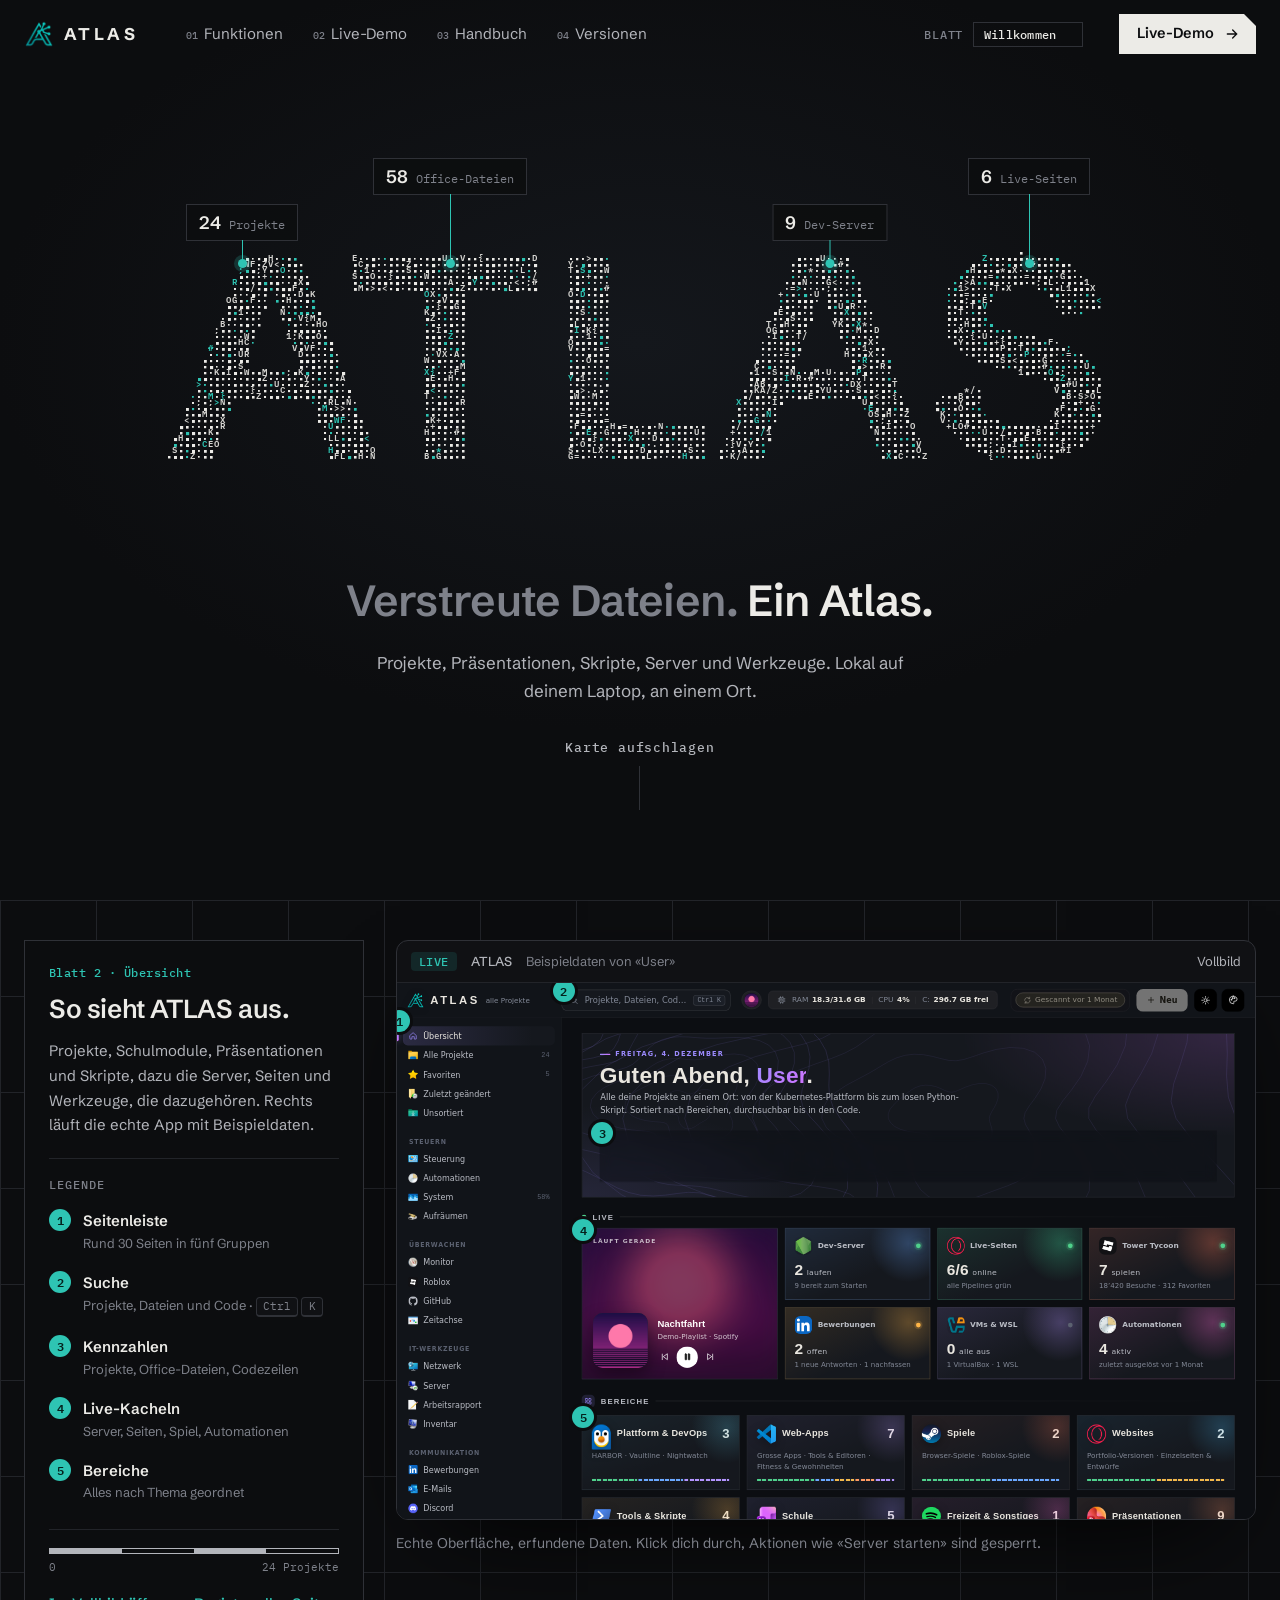
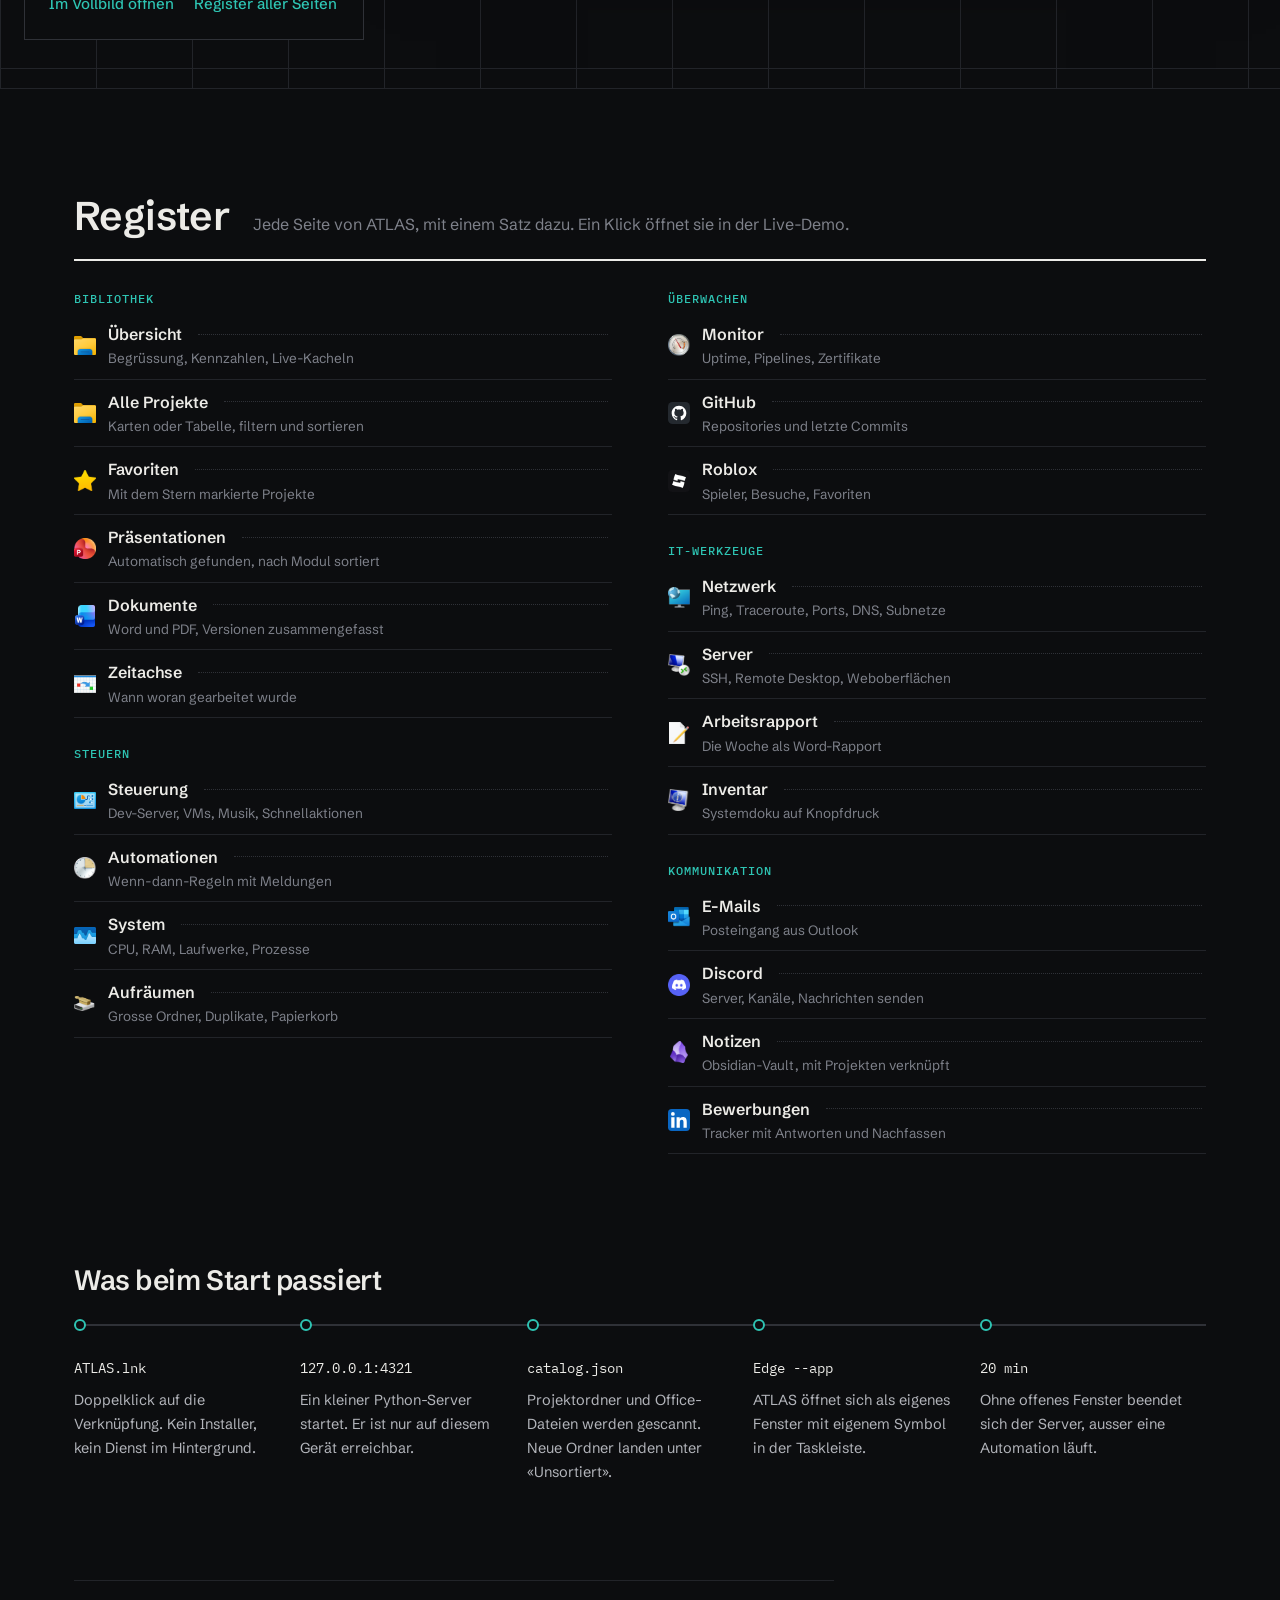
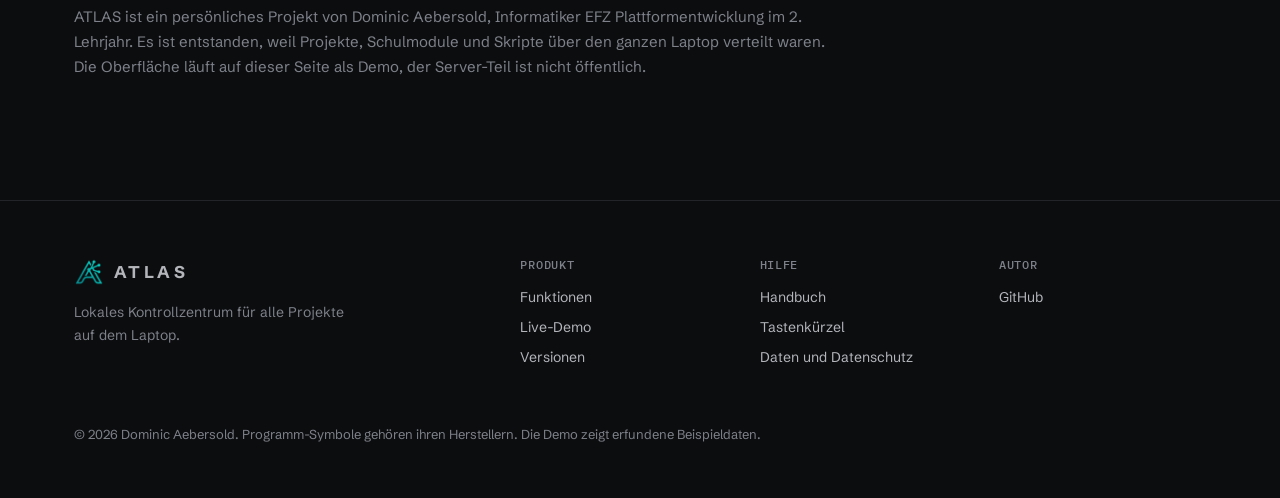
<file: index.html>
<!doctype html>
<html lang="de-CH">
<head>
<meta charset="utf-8">
<meta name="viewport" content="width=device-width, initial-scale=1">
<title>ATLAS · Kontrollzentrum für alle Projekte</title>
<meta name="description" content="ATLAS ist ein lokales Kontrollzentrum für Windows: alle Projekte, Office-Dateien, Dev-Server, Monitoring und IT-Werkzeuge in einer App.">
<meta name="theme-color" content="#0c0d0f">
<link rel="icon" href="assets/favicon.png" type="image/png">
<link rel="preconnect" href="https://fonts.googleapis.com">
<link rel="preconnect" href="https://fonts.gstatic.com" crossorigin>
<link href="https://fonts.googleapis.com/css2?family=IBM+Plex+Mono:wght@400;500&family=Schibsted+Grotesk:wght@400;500;600;700&display=swap" rel="stylesheet">
<link rel="stylesheet" href="site.css">
</head>
<body>
<a class="skip" href="#inhalt">Zum Inhalt</a>
<header class="top over">
  <div class="wrap">
    <a class="logo" href="index.html" aria-label="ATLAS Startseite"><img src="assets/logo.png" alt="">ATLAS</a>
    <nav class="menu" aria-label="Hauptmenü">
      <a href="funktionen.html"><sup>01</sup>Funktionen</a>
      <a href="demo.html"><sup>02</sup>Live-Demo</a>
      <a href="handbuch.html"><sup>03</sup>Handbuch</a>
      <a href="versionen.html"><sup>04</sup>Versionen</a>
    </nav>
    <p class="sheet-now" aria-live="polite"><span>Blatt</span><b id="sheetNow">Willkommen</b></p>
    <a class="cta" href="demo.html">Live-Demo<svg viewBox="0 0 24 24" fill="none" stroke="currentColor" stroke-width="2" stroke-linecap="round"><path d="M5 12h14M13 6l6 6-6 6"/></svg></a>
    <button class="burger" aria-label="Menü öffnen" aria-expanded="false"><svg viewBox="0 0 24 24" fill="none" stroke="currentColor" stroke-width="2"><path d="M4 7h16M4 12h16M4 17h16"/></svg></button>
  </div>
  <div class="ruler" aria-hidden="true"><i id="rulerFill"></i></div>
</header>

<main id="inhalt">
  <!-- Blatt 1: Willkommen. Verstreute Dateien werden zu einem Atlas -->
  <section class="intro" data-sheet="Willkommen">
    <canvas id="introFx" aria-hidden="true"></canvas>
    <h1 class="sr-only">ATLAS, das Kontrollzentrum für alles, was auf deinem Laptop entsteht</h1>
    <ul class="intro-pins" aria-hidden="true"></ul>
    <div class="intro-copy">
      <p class="intro-line"><span>Verstreute Dateien.</span> <span>Ein Atlas.</span></p>
      <p class="intro-sub">Projekte, Präsentationen, Skripte, Server und Werkzeuge. Lokal auf deinem Laptop, an einem Ort.</p>
      <a class="scroll-cue" href="#karte"><span>Karte aufschlagen</span><i></i></a>
    </div>
  </section>

  <!-- Blatt 2: die App als Karte, daneben die Legende -->
  <section class="plate" id="karte" data-sheet="Übersicht" aria-label="ATLAS im Überblick">
    <div class="plate-wrap">
      <aside class="legend">
        <p class="sheet">Blatt 2 · Übersicht</p>
        <h2 class="legend-h">So sieht ATLAS aus.</h2>
        <p class="legend-text">Projekte, Schulmodule, Präsentationen und Skripte, dazu die Server, Seiten und Werkzeuge, die dazugehören. Rechts läuft die echte App mit Beispieldaten.</p>

        <h2 class="legend-title">Legende</h2>
        <ol class="keys" id="keys">
          <li data-area="side"><span class="pin">1</span><div><b>Seitenleiste</b><small>Rund 30 Seiten in fünf Gruppen</small></div></li>
          <li data-area="search"><span class="pin">2</span><div><b>Suche</b><small>Projekte, Dateien und Code · <kbd>Ctrl</kbd> <kbd>K</kbd></small></div></li>
          <li data-area="kpis"><span class="pin">3</span><div><b>Kennzahlen</b><small>Projekte, Office-Dateien, Codezeilen</small></div></li>
          <li data-area="live"><span class="pin">4</span><div><b>Live-Kacheln</b><small>Server, Seiten, Spiel, Automationen</small></div></li>
          <li data-area="areas"><span class="pin">5</span><div><b>Bereiche</b><small>Alles nach Thema geordnet</small></div></li>
        </ol>

        <div class="scale" aria-hidden="true"><span></span><em>0</em><em>24 Projekte</em></div>
        <p class="legend-links"><a class="more" href="demo.html">Im Vollbild öffnen</a><a class="more" href="#register">Register aller Seiten</a></p>
      </aside>

      <div class="map">
        <div class="window">
          <div class="window-bar"><span class="tag-live">LIVE</span><b>ATLAS</b><span>Beispieldaten von «User»</span><a href="demo.html">Vollbild</a></div>
          <div class="stage" id="mapStage">
            <iframe src="demo/" title="ATLAS Live-Demo mit Beispieldaten" loading="eager"></iframe>
            <div class="marks" id="marks" aria-hidden="true">
              <div class="mark" data-area="side" style="left:0%;top:6.7%;width:19.1%;height:93.3%"><span class="pin">1</span></div>
              <div class="mark" data-area="search" style="left:19.2%;top:1.1%;width:24.4%;height:4.2%"><span class="pin">2</span></div>
              <div class="mark" data-area="kpis" style="left:23.7%;top:27.6%;width:71.7%;height:9.1%"><span class="pin">3</span></div>
              <div class="mark" data-area="live" style="left:21.5%;top:45.6%;width:76.1%;height:28.3%"><span class="pin">4</span></div>
              <div class="mark" data-area="areas" style="left:21.5%;top:80.5%;width:76.1%;height:19.5%"><span class="pin">5</span></div>
            </div>
          </div>
        </div>
        <p class="caption">Echte Oberfläche, erfundene Daten. Klick dich durch, Aktionen wie «Server starten» sind gesperrt.</p>
      </div>
    </div>
  </section>

  <!-- Register: jede Seite der App mit Sprung in die Demo -->
  <section class="register" id="register" data-sheet="Register">
    <div class="wrap">
      <header class="register-head">
        <h2>Register</h2>
        <p>Jede Seite von ATLAS, mit einem Satz dazu. Ein Klick öffnet sie in der Live-Demo.</p>
      </header>
      <div class="reg-cols">
        <div class="reg-group"><h3>Bibliothek</h3><ul>
          <li><a href="demo.html#/"><img src="demo/icons/explorer.png" alt=""><span>Übersicht</span><i></i><small>Begrüssung, Kennzahlen, Live-Kacheln</small></a></li>
          <li><a href="demo.html#/all"><img src="demo/icons/explorer.png" alt=""><span>Alle Projekte</span><i></i><small>Karten oder Tabelle, filtern und sortieren</small></a></li>
          <li><a href="demo.html#/fav"><img src="demo/icons/star.png" alt=""><span>Favoriten</span><i></i><small>Mit dem Stern markierte Projekte</small></a></li>
          <li><a href="demo.html#/s/praesentationen"><img src="demo/icons/powerpoint.png" alt=""><span>Präsentationen</span><i></i><small>Automatisch gefunden, nach Modul sortiert</small></a></li>
          <li><a href="demo.html#/s/dokumente"><img src="demo/icons/word.png" alt=""><span>Dokumente</span><i></i><small>Word und PDF, Versionen zusammengefasst</small></a></li>
          <li><a href="demo.html#/timeline"><img src="demo/icons/calendar.png" alt=""><span>Zeitachse</span><i></i><small>Wann woran gearbeitet wurde</small></a></li>
        </ul></div>
        <div class="reg-group"><h3>Steuern</h3><ul>
          <li><a href="demo.html#/control"><img src="demo/icons/controlpanel.png" alt=""><span>Steuerung</span><i></i><small>Dev-Server, VMs, Musik, Schnellaktionen</small></a></li>
          <li><a href="demo.html#/automations"><img src="demo/icons/taskschd.png" alt=""><span>Automationen</span><i></i><small>Wenn-dann-Regeln mit Meldungen</small></a></li>
          <li><a href="demo.html#/system"><img src="demo/icons/taskmgr.png" alt=""><span>System</span><i></i><small>CPU, RAM, Laufwerke, Prozesse</small></a></li>
          <li><a href="demo.html#/storage"><img src="demo/icons/cleanmgr.png" alt=""><span>Aufräumen</span><i></i><small>Grosse Ordner, Duplikate, Papierkorb</small></a></li>
        </ul></div>
        <div class="reg-group"><h3>Überwachen</h3><ul>
          <li><a href="demo.html#/monitor"><img src="demo/icons/resmon.png" alt=""><span>Monitor</span><i></i><small>Uptime, Pipelines, Zertifikate</small></a></li>
          <li><a href="demo.html#/github"><img src="assets/github.svg" alt=""><span>GitHub</span><i></i><small>Repositories und letzte Commits</small></a></li>
          <li><a href="demo.html#/roblox"><img src="demo/icons/roblox.png" alt=""><span>Roblox</span><i></i><small>Spieler, Besuche, Favoriten</small></a></li>
        </ul></div>
        <div class="reg-group"><h3>IT-Werkzeuge</h3><ul>
          <li><a href="demo.html#/net"><img src="demo/icons/network.png" alt=""><span>Netzwerk</span><i></i><small>Ping, Traceroute, Ports, DNS, Subnetze</small></a></li>
          <li><a href="demo.html#/hosts"><img src="demo/icons/rdp.png" alt=""><span>Server</span><i></i><small>SSH, Remote Desktop, Weboberflächen</small></a></li>
          <li><a href="demo.html#/report"><img src="demo/icons/report.png" alt=""><span>Arbeitsrapport</span><i></i><small>Die Woche als Word-Rapport</small></a></li>
          <li><a href="demo.html#/inventory"><img src="demo/icons/msinfo.png" alt=""><span>Inventar</span><i></i><small>Systemdoku auf Knopfdruck</small></a></li>
        </ul></div>
        <div class="reg-group"><h3>Kommunikation</h3><ul>
          <li><a href="demo.html#/mail"><img src="demo/icons/outlook.png" alt=""><span>E-Mails</span><i></i><small>Posteingang aus Outlook</small></a></li>
          <li><a href="demo.html#/discord"><img src="demo/icons/discord.png" alt=""><span>Discord</span><i></i><small>Server, Kanäle, Nachrichten senden</small></a></li>
          <li><a href="demo.html#/notes"><img src="demo/icons/obsidian.png" alt=""><span>Notizen</span><i></i><small>Obsidian-Vault, mit Projekten verknüpft</small></a></li>
          <li><a href="demo.html#/apply"><img src="assets/linkedin.svg" alt=""><span>Bewerbungen</span><i></i><small>Tracker mit Antworten und Nachfassen</small></a></li>
        </ul></div>
      </div>
    </div>
  </section>

  <!-- Wie es läuft: als Ablauf mit Adressen statt Werbetext -->
  <section class="route-sec" data-sheet="Ablauf">
    <div class="wrap">
      <h2>Was beim Start passiert</h2>
      <ol class="route">
        <li><code>ATLAS.lnk</code><p>Doppelklick auf die Verknüpfung. Kein Installer, kein Dienst im Hintergrund.</p></li>
        <li><code>127.0.0.1:4321</code><p>Ein kleiner Python-Server startet. Er ist nur auf diesem Gerät erreichbar.</p></li>
        <li><code>catalog.json</code><p>Projektordner und Office-Dateien werden gescannt. Neue Ordner landen unter «Unsortiert».</p></li>
        <li><code>Edge --app</code><p>ATLAS öffnet sich als eigenes Fenster mit eigenem Symbol in der Taskleiste.</p></li>
        <li><code>20 min</code><p>Ohne offenes Fenster beendet sich der Server, ausser eine Automation läuft.</p></li>
      </ol>
    </div>
  </section>

  <section class="colophon">
    <div class="wrap">
      <p>ATLAS ist ein persönliches Projekt von Dominic Aebersold, Informatiker EFZ Plattformentwicklung im 2. Lehrjahr. Es ist entstanden, weil Projekte, Schulmodule und Skripte über den ganzen Laptop verteilt waren. Die Oberfläche läuft auf dieser Seite als Demo, der Server-Teil ist nicht öffentlich.</p>
    </div>
  </section>
</main>

<footer class="foot">
  <div class="wrap">
    <div class="foot-grid">
      <div><a class="logo" href="index.html"><img src="assets/logo.png" alt="">ATLAS</a><p class="muted" style="margin-top:14px;max-width:280px">Lokales Kontrollzentrum für alle Projekte auf dem Laptop.</p></div>
      <div><h4>Produkt</h4><ul><li><a href="funktionen.html">Funktionen</a></li><li><a href="demo.html">Live-Demo</a></li><li><a href="versionen.html">Versionen</a></li></ul></div>
      <div><h4>Hilfe</h4><ul><li><a href="handbuch.html">Handbuch</a></li><li><a href="handbuch.html#tastenkuerzel">Tastenkürzel</a></li><li><a href="handbuch.html#daten">Daten und Datenschutz</a></li></ul></div>
      <div><h4>Autor</h4><ul><li><a href="https://github.com/NotDom1n1c" target="_blank" rel="noopener">GitHub</a></li></ul></div>
    </div>
    <p class="small">© 2026 Dominic Aebersold. Programm-Symbole gehören ihren Herstellern. Die Demo zeigt erfundene Beispieldaten.</p>
  </div>
</footer>
<script src="intro.js"></script>
<script src="site.js"></script>
</body>
</html>
</file>
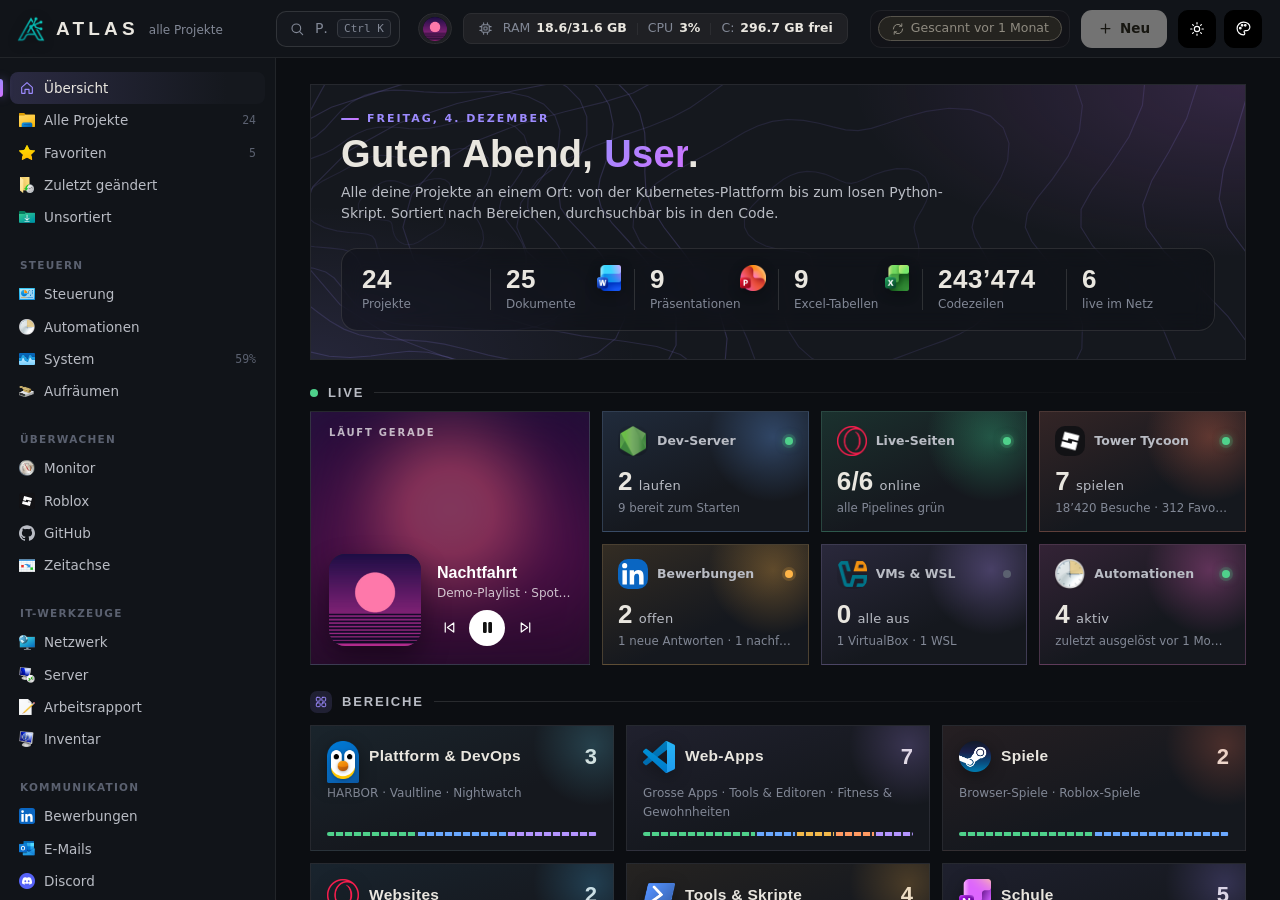
<file: demo/index.html>
<!doctype html>
<html lang="de" data-theme="dark">
<head>
<meta charset="utf-8">
<meta name="viewport" content="width=device-width, initial-scale=1">
<title>ATLAS · Demo</title>
<link rel="icon" href="logo.png" type="image/png">
<link rel="stylesheet" href="style.css?v=4">
<link rel="stylesheet" href="extras.css?v=3">
<link rel="stylesheet" href="control.css?v=2">
<link rel="stylesheet" href="auto.css?v=4">
<link rel="stylesheet" href="it.css?v=1">
<link rel="stylesheet" href="look.css?v=4">
<link rel="stylesheet" href="panels.css?v=3">
<link rel="stylesheet" href="content.css?v=1">
</head>
<body>
<div class="shell">
  <header class="top">
    <a class="brand" href="#/">
      <img class="brand-mark" src="logo.png" alt="" width="30" height="30">
      <span class="brand-name">ATLAS</span>
      <span class="brand-sub">alle Projekte</span>
    </a>
    <button class="search-trigger" id="openSearch" type="button">
      <svg class="i"><use href="#i-search"/></svg>
      <span>Projekte, Dateien, Code durchsuchen…</span>
      <kbd>Ctrl K</kbd>
    </button>
    <div class="top-actions">
      <a class="sys-pill" id="sysPill" href="#/system" title="Systemauslastung (Details)"></a>
      <div class="scan-box"><button class="scan-pill" id="scanBtn" type="button" title="Alles neu scannen"></button></div>
      <button class="btn-new" id="newBtn" type="button"><svg class="i"><use href="#i-plus"/></svg><span>Neu</span></button>
      <button class="theme-btn" id="themeBtn" type="button" title="Hell / Dunkel (T)" aria-label="Hell / Dunkel"><svg class="i"><use href="#i-moon"/></svg></button>
      <button class="look-btn" id="lookBtn" type="button" title="Darstellung: Farben, Banner, Grösse (,)" aria-label="Darstellung"><svg class="i"><use href="#i-palette"/></svg></button>
    </div>
  </header>
  <aside class="side" id="side"></aside>
  <main class="main" id="main"><div class="loading">Lade Projekte…</div></main>
</div>

<div class="overlay" id="palette" hidden>
  <div class="palette" role="dialog" aria-label="Suche">
    <div class="palette-input">
      <svg class="i"><use href="#i-search"/></svg>
      <input id="paletteInput" placeholder="Suche nach Projekt, Technologie, Datei…" autocomplete="off" spellcheck="false">
      <kbd>Esc</kbd>
    </div>
    <div class="palette-results" id="paletteResults"></div>
  </div>
</div>

<div class="overlay" id="modal" hidden><div class="modal" id="modalBox"></div></div>
<div class="toasts" id="toasts"></div>
<div class="lightbox" id="lightbox" hidden>
  <div class="lb-top"><span id="lbTitle"></span><span id="lbCount"></span>
    <button class="icon-btn" id="lbClose" title="Schliessen (Esc)"><svg class="i"><use href="#i-x"/></svg></button></div>
  <button class="lb-nav prev" id="lbPrev" title="Zurück (←)"><svg class="i"><use href="#i-left"/></svg></button>
  <div class="lb-stage" id="lbStage"></div>
  <button class="lb-nav next" id="lbNext" title="Weiter (→)"><svg class="i"><use href="#i-chev"/></svg></button>
  <div class="lb-strip" id="lbStrip"></div>
</div>

<svg width="0" height="0" style="position:absolute" aria-hidden="true">
  <defs>
    <symbol id="i-palette" viewBox="0 0 24 24"><path d="M12 3a9 9 0 1 0 0 18c1.1 0 1.8-.9 1.8-1.9 0-.5-.2-.9-.5-1.2-.3-.3-.5-.7-.5-1.2 0-1 .8-1.7 1.8-1.7H16a5 5 0 0 0 5-5c0-3.9-4-7-9-7Z"/><circle cx="7.5" cy="11.5" r="1.1"/><circle cx="10" cy="7.5" r="1.1"/><circle cx="14.5" cy="7.5" r="1.1"/></symbol>
    <symbol id="i-keyboard" viewBox="0 0 24 24"><rect x="2.5" y="6" width="19" height="12" rx="2.5"/><path d="M6.5 10h.01M10 10h.01M13.5 10h.01M17 10h.01M7.5 14h9"/></symbol>
    <symbol id="i-gh-mark" viewBox="0 0 24 24"><path fill="currentColor" stroke="none" d="M12 .297c-6.63 0-12 5.373-12 12 0 5.303 3.438 9.8 8.205 11.385.6.113.82-.258.82-.577 0-.285-.01-1.04-.015-2.04-3.338.724-4.042-1.61-4.042-1.61C4.422 18.07 3.633 17.7 3.633 17.7c-1.087-.744.084-.729.084-.729 1.205.084 1.838 1.236 1.838 1.236 1.07 1.835 2.809 1.305 3.495.998.108-.776.417-1.305.76-1.605-2.665-.3-5.466-1.332-5.466-5.93 0-1.31.465-2.38 1.235-3.22-.135-.303-.54-1.523.105-3.176 0 0 1.005-.322 3.3 1.23.96-.267 1.98-.399 3-.405 1.02.006 2.04.138 3 .405 2.28-1.552 3.285-1.23 3.285-1.23.645 1.653.24 2.873.12 3.176.765.84 1.23 1.91 1.23 3.22 0 4.61-2.805 5.625-5.475 5.92.42.36.81 1.096.81 2.22 0 1.606-.015 2.896-.015 3.286 0 .315.21.69.825.57C20.565 22.092 24 17.592 24 12.297c0-6.627-5.373-12-12-12"/></symbol>
    <symbol id="i-linkedin" viewBox="0 0 24 24"><rect x="0" y="0" width="24" height="24" rx="4" fill="#0a66c2" stroke="none"/><path fill="#fff" stroke="none" d="M20.45 20.45h-3.55v-5.57c0-1.33-.03-3.04-1.85-3.04-1.85 0-2.14 1.45-2.14 2.94v5.67H9.36V9h3.41v1.56h.05c.48-.9 1.64-1.85 3.37-1.85 3.6 0 4.27 2.37 4.27 5.46v6.28zM5.34 7.43a2.06 2.06 0 1 1 0-4.13 2.06 2.06 0 0 1 0 4.13zM7.12 20.45H3.56V9h3.56v11.45z"/></symbol>
    <symbol id="i-spotify" viewBox="0 0 24 24"><circle cx="12" cy="12" r="12" fill="#1ed760" stroke="none"/><path fill="none" stroke="#000" stroke-linecap="round" stroke-width="2.1" d="M5.6 8.9c4.3-1.3 9.2-.9 12.9 1.2"/><path fill="none" stroke="#000" stroke-linecap="round" stroke-width="1.75" d="M6.3 12.4c3.6-1 7.6-.6 10.7 1.1"/><path fill="none" stroke="#000" stroke-linecap="round" stroke-width="1.45" d="M7 15.7c2.9-.7 5.9-.4 8.4.9"/></symbol>
    <symbol id="i-search" viewBox="0 0 24 24"><circle cx="11" cy="11" r="6.5"/><path d="m16 16 4.5 4.5"/></symbol>
    <symbol id="i-plus" viewBox="0 0 24 24"><path d="M12 5v14M5 12h14"/></symbol>
    <symbol id="i-moon" viewBox="0 0 24 24"><path d="M20 14.5A8 8 0 1 1 9.5 4a6.5 6.5 0 0 0 10.5 10.5Z"/></symbol>
    <symbol id="i-sun" viewBox="0 0 24 24"><circle cx="12" cy="12" r="4"/><path d="M12 2.5v2M12 19.5v2M2.5 12h2M19.5 12h2M5.3 5.3l1.4 1.4M17.3 17.3l1.4 1.4M5.3 18.7l1.4-1.4M17.3 6.7l1.4-1.4"/></symbol>
    <symbol id="i-refresh" viewBox="0 0 24 24"><path d="M20 12a8 8 0 0 1-14.3 4.9M4 12a8 8 0 0 1 14.3-4.9"/><path d="M18.5 3v4.2h-4.2M5.5 21v-4.2h4.2"/></symbol>
    <symbol id="i-home" viewBox="0 0 24 24"><path d="M4 11 12 4l8 7v8.5a.5.5 0 0 1-.5.5H15v-6H9v6H4.5a.5.5 0 0 1-.5-.5Z"/></symbol>
    <symbol id="i-star" viewBox="0 0 24 24"><path d="m12 3.8 2.5 5.2 5.7.8-4.1 4 1 5.6L12 16.7l-5.1 2.7 1-5.6-4.1-4 5.7-.8Z"/></symbol>
    <symbol id="i-clock" viewBox="0 0 24 24"><circle cx="12" cy="12" r="8.5"/><path d="M12 7.5V12l3 2"/></symbol>
    <symbol id="i-inbox" viewBox="0 0 24 24"><path d="M4 13.5 6.5 5h11l2.5 8.5V19a1 1 0 0 1-1 1H5a1 1 0 0 1-1-1Z"/><path d="M4 13.5h4.5l1 2h5l1-2H20"/></symbol>
    <symbol id="i-list" viewBox="0 0 24 24"><path d="M9 6h11M9 12h11M9 18h11M4.5 6h.01M4.5 12h.01M4.5 18h.01"/></symbol>
    <symbol id="i-grid" viewBox="0 0 24 24"><rect x="4" y="4" width="6.5" height="6.5" rx="1.5"/><rect x="13.5" y="4" width="6.5" height="6.5" rx="1.5"/><rect x="4" y="13.5" width="6.5" height="6.5" rx="1.5"/><rect x="13.5" y="13.5" width="6.5" height="6.5" rx="1.5"/></symbol>
    <symbol id="i-chev" viewBox="0 0 24 24"><path d="m9 6 6 6-6 6"/></symbol>
    <symbol id="i-folder" viewBox="0 0 24 24"><path d="M3.5 7.5a2 2 0 0 1 2-2h4l2 2.5h7a2 2 0 0 1 2 2v7.5a2 2 0 0 1-2 2h-13a2 2 0 0 1-2-2Z"/></symbol>
    <symbol id="i-file" viewBox="0 0 24 24"><path d="M6.5 3.5h7l4.5 4.5v12a.5.5 0 0 1-.5.5h-11a.5.5 0 0 1-.5-.5v-16a.5.5 0 0 1 .5-.5Z"/><path d="M13.5 3.5V8H18"/></symbol>
    <symbol id="i-file-code" viewBox="0 0 24 24"><path d="M6.5 3.5h7l4.5 4.5v12a.5.5 0 0 1-.5.5h-11a.5.5 0 0 1-.5-.5v-16a.5.5 0 0 1 .5-.5Z"/><path d="M13.5 3.5V8H18M10.5 12.5 8.5 14.5l2 2M13.5 12.5l2 2-2 2"/></symbol>
    <symbol id="i-code" viewBox="0 0 24 24"><path d="m8 7-5 5 5 5M16 7l5 5-5 5M13.5 4.5l-3 15"/></symbol>
    <symbol id="i-external" viewBox="0 0 24 24"><path d="M14 4h6v6M20 4l-8.5 8.5M18 14v4.5a1.5 1.5 0 0 1-1.5 1.5h-11A1.5 1.5 0 0 1 4 18.5v-11A1.5 1.5 0 0 1 5.5 6H10"/></symbol>
    <symbol id="i-github" viewBox="0 0 24 24"><path d="M9 19c-4 1.3-4-2-5.6-2.5M14.6 21v-3.4a3 3 0 0 0-.8-2.3c2.7-.3 5.6-1.3 5.6-6a4.6 4.6 0 0 0-1.3-3.2 4.3 4.3 0 0 0-.1-3.2s-1-.3-3.4 1.3a11.6 11.6 0 0 0-6 0C6.6 2.6 5.6 2.9 5.6 2.9a4.3 4.3 0 0 0-.1 3.2 4.6 4.6 0 0 0-1.3 3.2c0 4.6 2.8 5.6 5.5 6a3 3 0 0 0-.8 2.3V21"/></symbol>
    <symbol id="i-play" viewBox="0 0 24 24"><path d="M7.5 5.2v13.6a.6.6 0 0 0 .9.5l10.6-6.8a.6.6 0 0 0 0-1L8.4 4.7a.6.6 0 0 0-.9.5Z"/></symbol>
    <symbol id="i-terminal" viewBox="0 0 24 24"><rect x="3" y="4.5" width="18" height="15" rx="2"/><path d="m7 9.5 3 2.5-3 2.5M12.5 15H17"/></symbol>
    <symbol id="i-edit" viewBox="0 0 24 24"><path d="M14.5 5.5 18.5 9.5M4 20l1-4.5L16 4.5a1.4 1.4 0 0 1 2 0l1.5 1.5a1.4 1.4 0 0 1 0 2L8.5 19Z"/></symbol>
    <symbol id="i-x" viewBox="0 0 24 24"><path d="M6 6l12 12M18 6 6 18"/></symbol>
    <symbol id="i-check" viewBox="0 0 24 24"><path d="m5 12.5 4.5 4.5L19 7.5"/></symbol>
    <symbol id="i-copy" viewBox="0 0 24 24"><rect x="8.5" y="8.5" width="11.5" height="11.5" rx="2"/><path d="M15.5 8.5V5.5A1.5 1.5 0 0 0 14 4H5.5A1.5 1.5 0 0 0 4 5.5V14a1.5 1.5 0 0 0 1.5 1.5h3"/></symbol>
    <symbol id="i-eye" viewBox="0 0 24 24"><path d="M2.5 12S6 5.5 12 5.5 21.5 12 21.5 12 18 18.5 12 18.5 2.5 12 2.5 12Z"/><circle cx="12" cy="12" r="3"/></symbol>
    <symbol id="i-trash" viewBox="0 0 24 24"><path d="M4.5 7h15M9.5 7V4.5h5V7M6.5 7l1 13h9l1-13"/></symbol>
    <symbol id="i-server" viewBox="0 0 24 24"><rect x="4" y="4" width="16" height="6.5" rx="1.5"/><rect x="4" y="13.5" width="16" height="6.5" rx="1.5"/><path d="M7.5 7.25h.01M7.5 16.75h.01M11 7.25h5.5M11 16.75h5.5"/></symbol>
    <symbol id="i-app" viewBox="0 0 24 24"><rect x="3.5" y="4.5" width="17" height="15" rx="2"/><path d="M3.5 8.5h17M6.5 6.5h.01M8.5 6.5h.01"/></symbol>
    <symbol id="i-pulse" viewBox="0 0 24 24"><path d="M3 12.5h4l2-5 4 10 2.5-6.5 1.5 1.5H21"/></symbol>
    <symbol id="i-book" viewBox="0 0 24 24"><path d="M12 6.5C10 5 7 4.5 4 5v13.5c3-.5 6 0 8 1.5 2-1.5 5-2 8-1.5V5c-3-.5-6 0-8 1.5ZM12 6.5V20"/></symbol>
    <symbol id="i-gamepad" viewBox="0 0 24 24"><path d="M7 7.5h10a4.5 4.5 0 0 1 4.4 5.4l-.8 4a2.4 2.4 0 0 1-4.2 1L15 16H9l-1.4 1.9a2.4 2.4 0 0 1-4.2-1l-.8-4A4.5 4.5 0 0 1 7 7.5Z"/><path d="M8 10.5v3M6.5 12h3M15.5 11h.01M17.5 13h.01"/></symbol>
    <symbol id="i-car" viewBox="0 0 24 24"><path d="M5 15.5h14M6.5 15.5 8 9.5a2 2 0 0 1 2-1.5h4a2 2 0 0 1 2 1.5l1.5 6"/><path d="M3.5 15.5h17v3h-17Z"/><circle cx="7.5" cy="18.5" r="1.5"/><circle cx="16.5" cy="18.5" r="1.5"/></symbol>
    <symbol id="i-cube" viewBox="0 0 24 24"><path d="m12 3 8 4.5v9L12 21l-8-4.5v-9Z"/><path d="m4 7.5 8 4.5 8-4.5M12 12v9"/></symbol>
    <symbol id="i-globe" viewBox="0 0 24 24"><circle cx="12" cy="12" r="8.5"/><path d="M3.5 12h17M12 3.5c2.5 2.5 3.5 5.3 3.5 8.5s-1 6-3.5 8.5c-2.5-2.5-3.5-5.3-3.5-8.5s1-6 3.5-8.5Z"/></symbol>
    <symbol id="i-user" viewBox="0 0 24 24"><circle cx="12" cy="8.5" r="4"/><path d="M4.5 20a7.5 7.5 0 0 1 15 0"/></symbol>
    <symbol id="i-briefcase" viewBox="0 0 24 24"><rect x="3.5" y="7.5" width="17" height="12" rx="2"/><path d="M9 7.5V5.5a1 1 0 0 1 1-1h4a1 1 0 0 1 1 1v2M3.5 12.5h17"/></symbol>
    <symbol id="i-wrench" viewBox="0 0 24 24"><path d="M14.5 6.5a4 4 0 0 0 5 5L12 19a2.1 2.1 0 0 1-3-3l7.5-7.5a4 4 0 0 1-2-2Z"/><path d="M14.5 6.5A4 4 0 0 1 19.4 4l-2.6 2.6.6 2 2 .6L22 6.6"/></symbol>
    <symbol id="i-window" viewBox="0 0 24 24"><rect x="3.5" y="5" width="17" height="14" rx="2"/><path d="M3.5 9h17"/></symbol>
    <symbol id="i-layers" viewBox="0 0 24 24"><path d="m12 4 8.5 4.5L12 13 3.5 8.5Z"/><path d="m3.5 12.5 8.5 4.5 8.5-4.5M3.5 16.5 12 21l8.5-4.5"/></symbol>
    <symbol id="i-school" viewBox="0 0 24 24"><path d="m12 5 9.5 4.5L12 14 2.5 9.5Z"/><path d="M6.5 11.5v4.5c3 2.5 8 2.5 11 0v-4.5M21.5 9.5v5"/></symbol>
    <symbol id="i-calendar" viewBox="0 0 24 24"><rect x="4" y="5.5" width="16" height="14.5" rx="2"/><path d="M4 10h16M8.5 3.5v4M15.5 3.5v4"/></symbol>
    <symbol id="i-flask" viewBox="0 0 24 24"><path d="M9.5 3.5h5M10 3.5v6L4.8 18a1.5 1.5 0 0 0 1.3 2.3h11.8a1.5 1.5 0 0 0 1.3-2.3L14 9.5v-6M7 15h10"/></symbol>
    <symbol id="i-spark" viewBox="0 0 24 24"><path d="M12 3.5 13.8 10l6.7 2-6.7 2L12 20.5 10.2 14l-6.7-2 6.7-2Z"/></symbol>
    <symbol id="i-image" viewBox="0 0 24 24"><rect x="3.5" y="4.5" width="17" height="15" rx="2"/><circle cx="9" cy="10" r="1.8"/><path d="m20.5 16-5-5-9 8.5"/></symbol>
    <symbol id="i-doc" viewBox="0 0 24 24"><path d="M6.5 3.5h7l4.5 4.5v12a.5.5 0 0 1-.5.5h-11a.5.5 0 0 1-.5-.5v-16a.5.5 0 0 1 .5-.5Z"/><path d="M13.5 3.5V8H18M8.5 12.5h7M8.5 15.5h7M8.5 9.5h2.5"/></symbol>
    <symbol id="i-slides" viewBox="0 0 24 24"><rect x="3.5" y="5" width="17" height="11.5" rx="1.5"/><path d="M12 16.5V20M8.5 20h7M7.5 9h5M7.5 12h8"/></symbol>
    <symbol id="i-video" viewBox="0 0 24 24"><rect x="3" y="6" width="13" height="12" rx="2"/><path d="m16 10.5 5-3v9l-5-3"/></symbol>
    <symbol id="i-git" viewBox="0 0 24 24"><circle cx="6.5" cy="6" r="2.2"/><circle cx="6.5" cy="18" r="2.2"/><circle cx="17.5" cy="9" r="2.2"/><path d="M6.5 8.2v7.6M17.5 11.2c0 3-3 3.8-6 4.3-2 .4-3.5 1-4.4 1.6"/></symbol>
    <symbol id="i-pin" viewBox="0 0 24 24"><path d="M12 21s-6.5-5.6-6.5-11a6.5 6.5 0 0 1 13 0C18.5 15.4 12 21 12 21Z"/><circle cx="12" cy="10" r="2.3"/></symbol>
    <symbol id="i-link" viewBox="0 0 24 24"><path d="M10 14a4.5 4.5 0 0 0 6.4 0l3-3a4.5 4.5 0 0 0-6.4-6.4l-1.2 1.2M14 10a4.5 4.5 0 0 0-6.4 0l-3 3a4.5 4.5 0 0 0 6.4 6.4l1.2-1.2"/></symbol>
    <symbol id="i-db" viewBox="0 0 24 24"><ellipse cx="12" cy="6" rx="7.5" ry="2.8"/><path d="M4.5 6v12c0 1.5 3.4 2.8 7.5 2.8s7.5-1.3 7.5-2.8V6M4.5 12c0 1.5 3.4 2.8 7.5 2.8s7.5-1.3 7.5-2.8"/></symbol>
    <symbol id="i-table" viewBox="0 0 24 24"><rect x="3.5" y="4.5" width="17" height="15" rx="2"/><path d="M3.5 9.5h17M3.5 14.5h17M9.5 9.5v10"/></symbol>
    <symbol id="i-cpu" viewBox="0 0 24 24"><rect x="6" y="6" width="12" height="12" rx="2"/><rect x="9.5" y="9.5" width="5" height="5" rx="1"/><path d="M9 3v3M15 3v3M9 18v3M15 18v3M3 9h3M3 15h3M18 9h3M18 15h3"/></symbol>
    <symbol id="i-mail" viewBox="0 0 24 24"><rect x="3" y="5" width="18" height="14" rx="2"/><path d="m3.5 6.5 8.5 6 8.5-6"/></symbol>
    <symbol id="i-chat" viewBox="0 0 24 24"><path d="M4 5.5h16a1 1 0 0 1 1 1v10a1 1 0 0 1-1 1h-9l-5 3.5v-3.5H4a1 1 0 0 1-1-1v-10a1 1 0 0 1 1-1Z"/><path d="M8.5 11.5h.01M12 11.5h.01M15.5 11.5h.01"/></symbol>
    <symbol id="i-hash" viewBox="0 0 24 24"><path d="M5 9h15M4 15h15M10 3 8 21M16 3l-2 18"/></symbol>
    <symbol id="i-volume" viewBox="0 0 24 24"><path d="M4 9.5h3.5L12 5.5v13l-4.5-4H4Z"/><path d="M15.5 9a4 4 0 0 1 0 6M18 6.5a7.5 7.5 0 0 1 0 11"/></symbol>
    <symbol id="i-battery" viewBox="0 0 24 24"><rect x="2.5" y="7" width="17" height="10" rx="2"/><path d="M21.5 10.5v3"/></symbol>
    <symbol id="i-disk" viewBox="0 0 24 24"><rect x="3" y="5" width="18" height="14" rx="2"/><path d="M3 14h18M7 16.5h.01"/></symbol>
    <symbol id="i-net" viewBox="0 0 24 24"><path d="M7 4v14M7 18l-3-3M7 18l3-3M17 20V6M17 6l-3 3M17 6l3 3"/></symbol>
    <symbol id="i-left" viewBox="0 0 24 24"><path d="m15 6-6 6 6 6"/></symbol>
    <symbol id="i-pause" viewBox="0 0 24 24"><rect x="6.5" y="5" width="3.5" height="14" rx="1"/><rect x="14" y="5" width="3.5" height="14" rx="1"/></symbol>
    <symbol id="i-next" viewBox="0 0 24 24"><path d="M6 5.5v13l9-6.5Z"/><path d="M18 5.5v13"/></symbol>
    <symbol id="i-prev" viewBox="0 0 24 24"><path d="M18 5.5v13l-9-6.5Z"/><path d="M6 5.5v13"/></symbol>
    <symbol id="i-stop" viewBox="0 0 24 24"><rect x="6" y="6" width="12" height="12" rx="2"/></symbol>
    <symbol id="i-lock" viewBox="0 0 24 24"><rect x="5" y="10.5" width="14" height="10" rx="2"/><path d="M8 10.5V7.5a4 4 0 0 1 8 0v3"/></symbol>
    <symbol id="i-music" viewBox="0 0 24 24"><path d="M9 18V5.5l11-2v12"/><circle cx="6.5" cy="18" r="2.5"/><circle cx="17.5" cy="15.5" r="2.5"/></symbol>
    <symbol id="i-send" viewBox="0 0 24 24"><path d="m4 12 16-7.5-6 16-2.5-6.5Z"/><path d="m11.5 14 8.5-9.5"/></symbol>
    <symbol id="i-cloud" viewBox="0 0 24 24"><path d="M7 18.5a4.5 4.5 0 0 1-.6-9 6 6 0 0 1 11.4 1.5A3.8 3.8 0 0 1 17.5 18.5Z"/></symbol>
  </defs>
</svg>
<script src="demo-api.js"></script>
<script src="app.js?v=12"></script>
<script src="extras.js?v=6"></script>
<script src="control.js?v=9"></script>
<script src="auto.js?v=3"></script>
<script src="it.js?v=2"></script>
<script src="fx.js?v=1"></script>
<script src="look.js?v=3"></script>
</body>
</html>
</file>
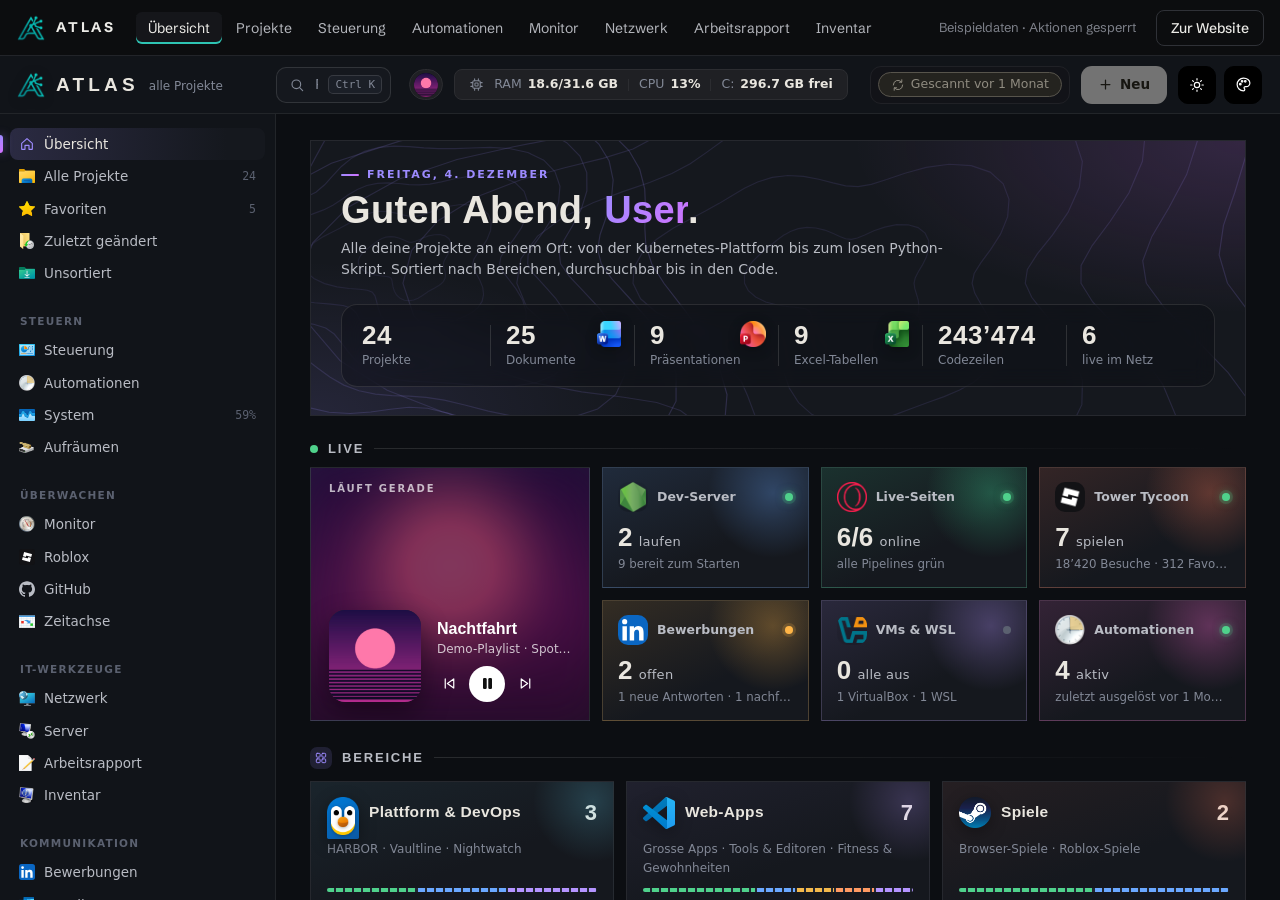
<file: demo.html>
<!doctype html>
<html lang="de-CH">
<head>
<meta charset="utf-8">
<meta name="viewport" content="width=device-width, initial-scale=1">
<title>Live-Demo · ATLAS</title>
<meta name="description" content="Die echte ATLAS-Oberfläche mit Beispieldaten, direkt im Browser.">
<meta name="theme-color" content="#0c0d0f">
<link rel="icon" href="assets/favicon.png" type="image/png">
<link rel="preconnect" href="https://fonts.googleapis.com">
<link rel="preconnect" href="https://fonts.gstatic.com" crossorigin>
<link href="https://fonts.googleapis.com/css2?family=IBM+Plex+Mono:wght@400;500&family=Schibsted+Grotesk:wght@400;500;600;700&display=swap" rel="stylesheet">
<link rel="stylesheet" href="site.css">
</head>
<body class="demo-page">
<div class="demo-bar">
  <a class="logo" href="index.html" title="Zurück zur Website"><img src="assets/logo.png" alt="">ATLAS</a>
  <nav class="routes" aria-label="Seiten der Demo">
    <button data-route="#/">Übersicht</button>
    <button data-route="#/all">Projekte</button>
    <button data-route="#/control">Steuerung</button>
    <button data-route="#/automations">Automationen</button>
    <button data-route="#/monitor">Monitor</button>
    <button data-route="#/net">Netzwerk</button>
    <button data-route="#/report">Arbeitsrapport</button>
    <button data-route="#/inventory">Inventar</button>
  </nav>
  <span class="note-inline">Beispieldaten · Aktionen gesperrt</span>
  <a class="btn small" href="index.html">Zur Website</a>
</div>
<iframe id="demoFrame" title="ATLAS Live-Demo"></iframe>
<script src="site.js"></script>
</body>
</html>
</file>
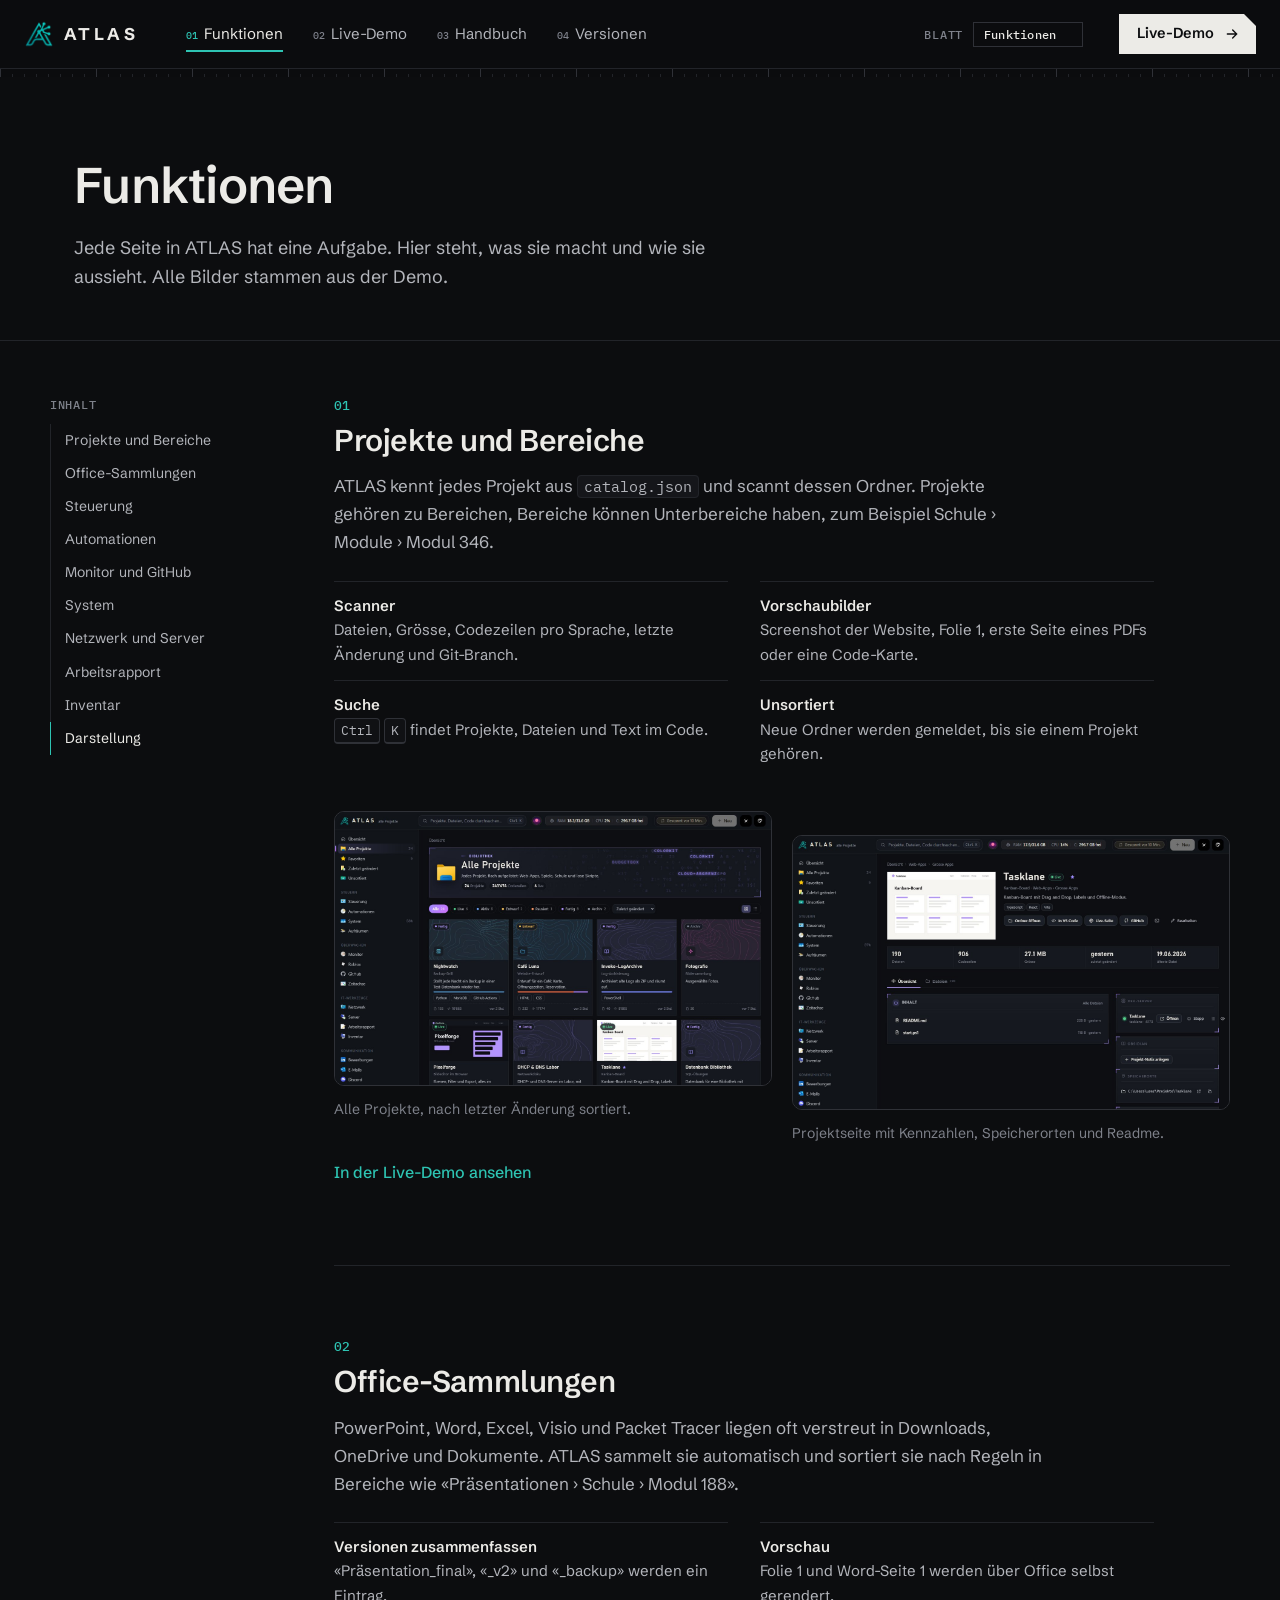
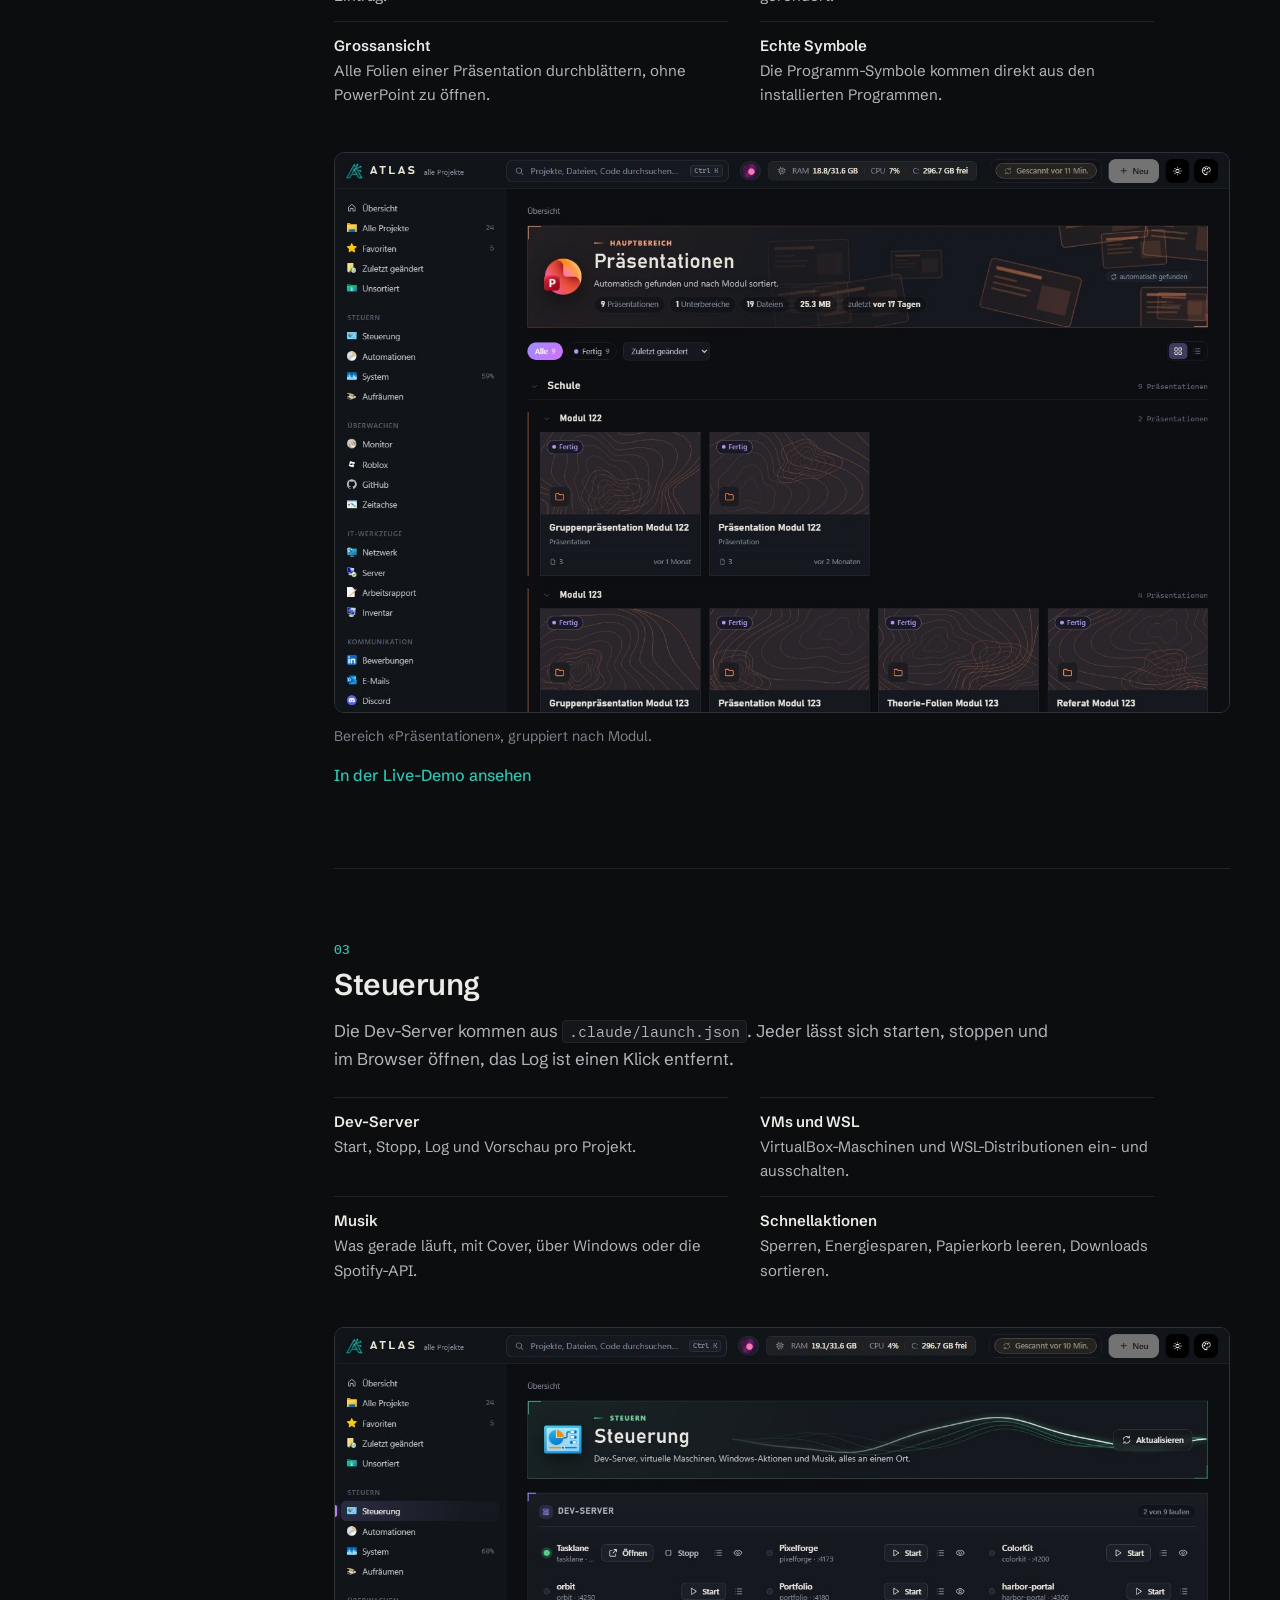
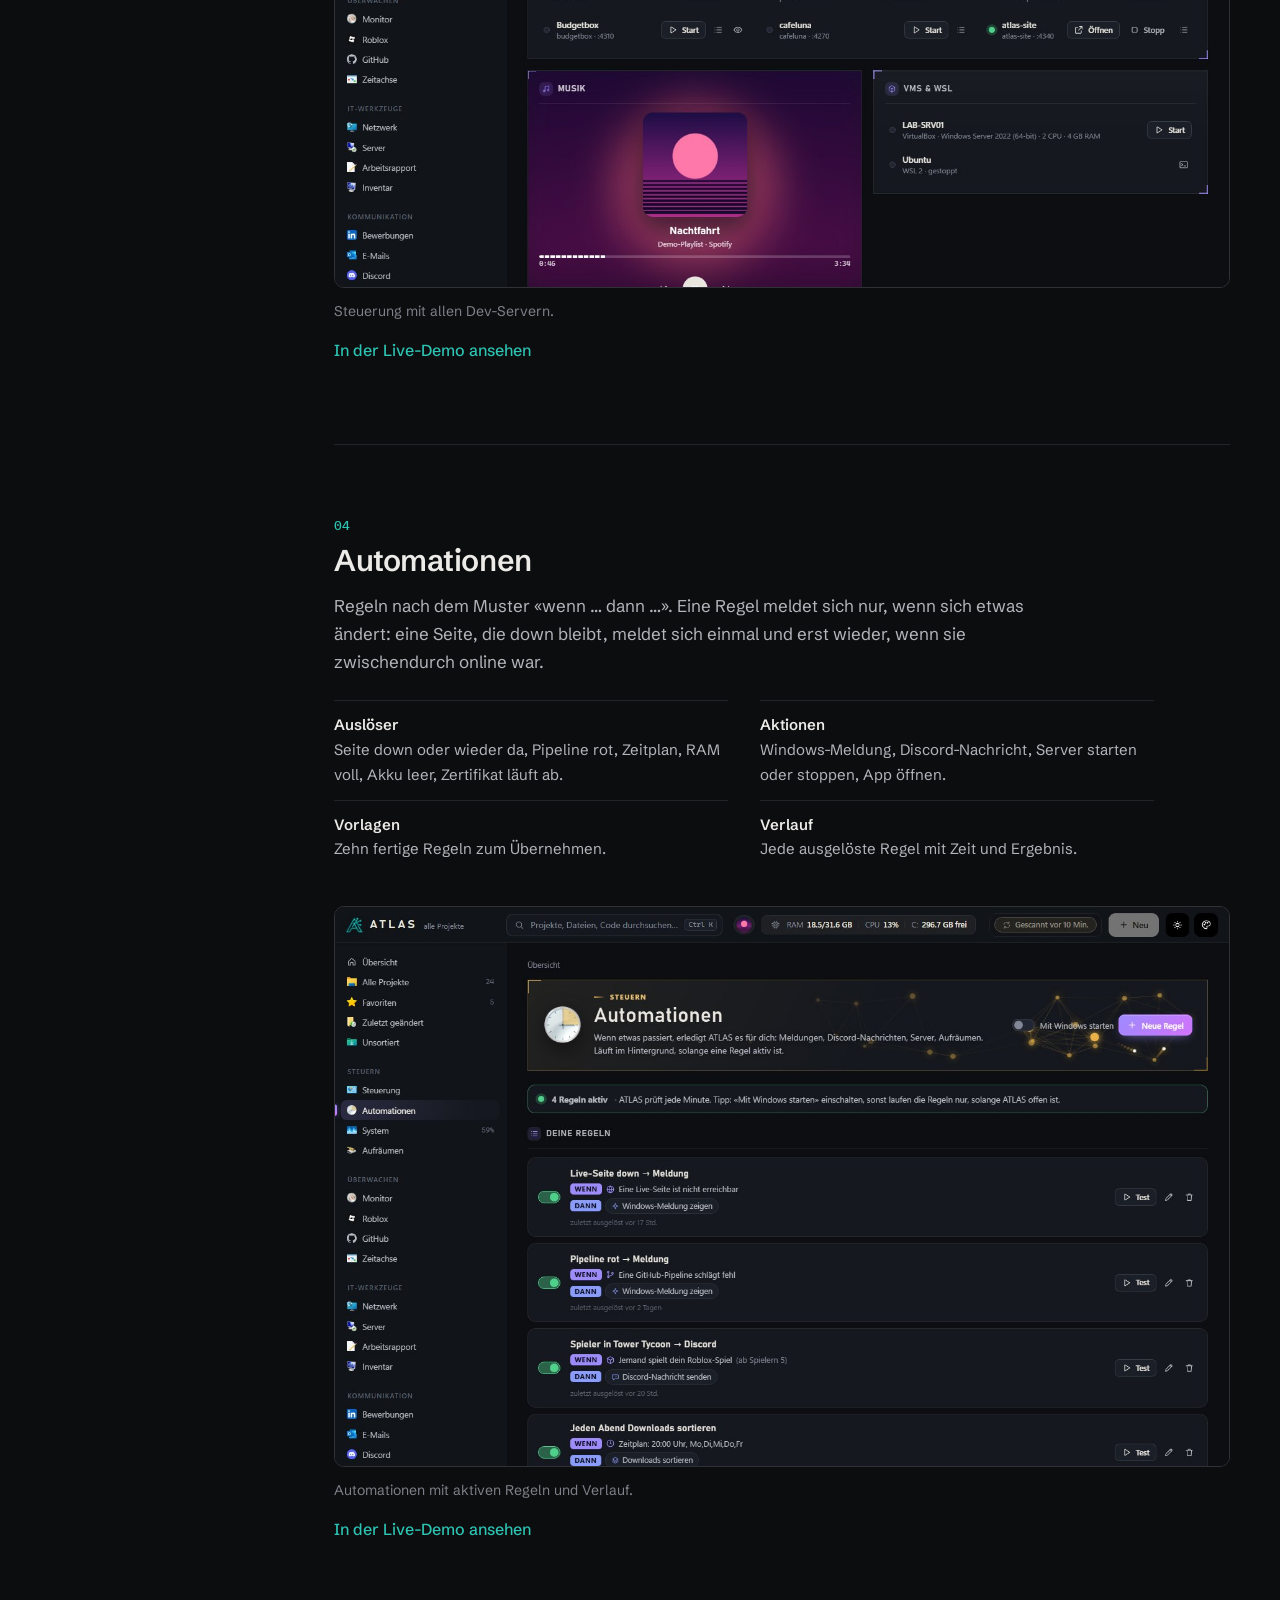
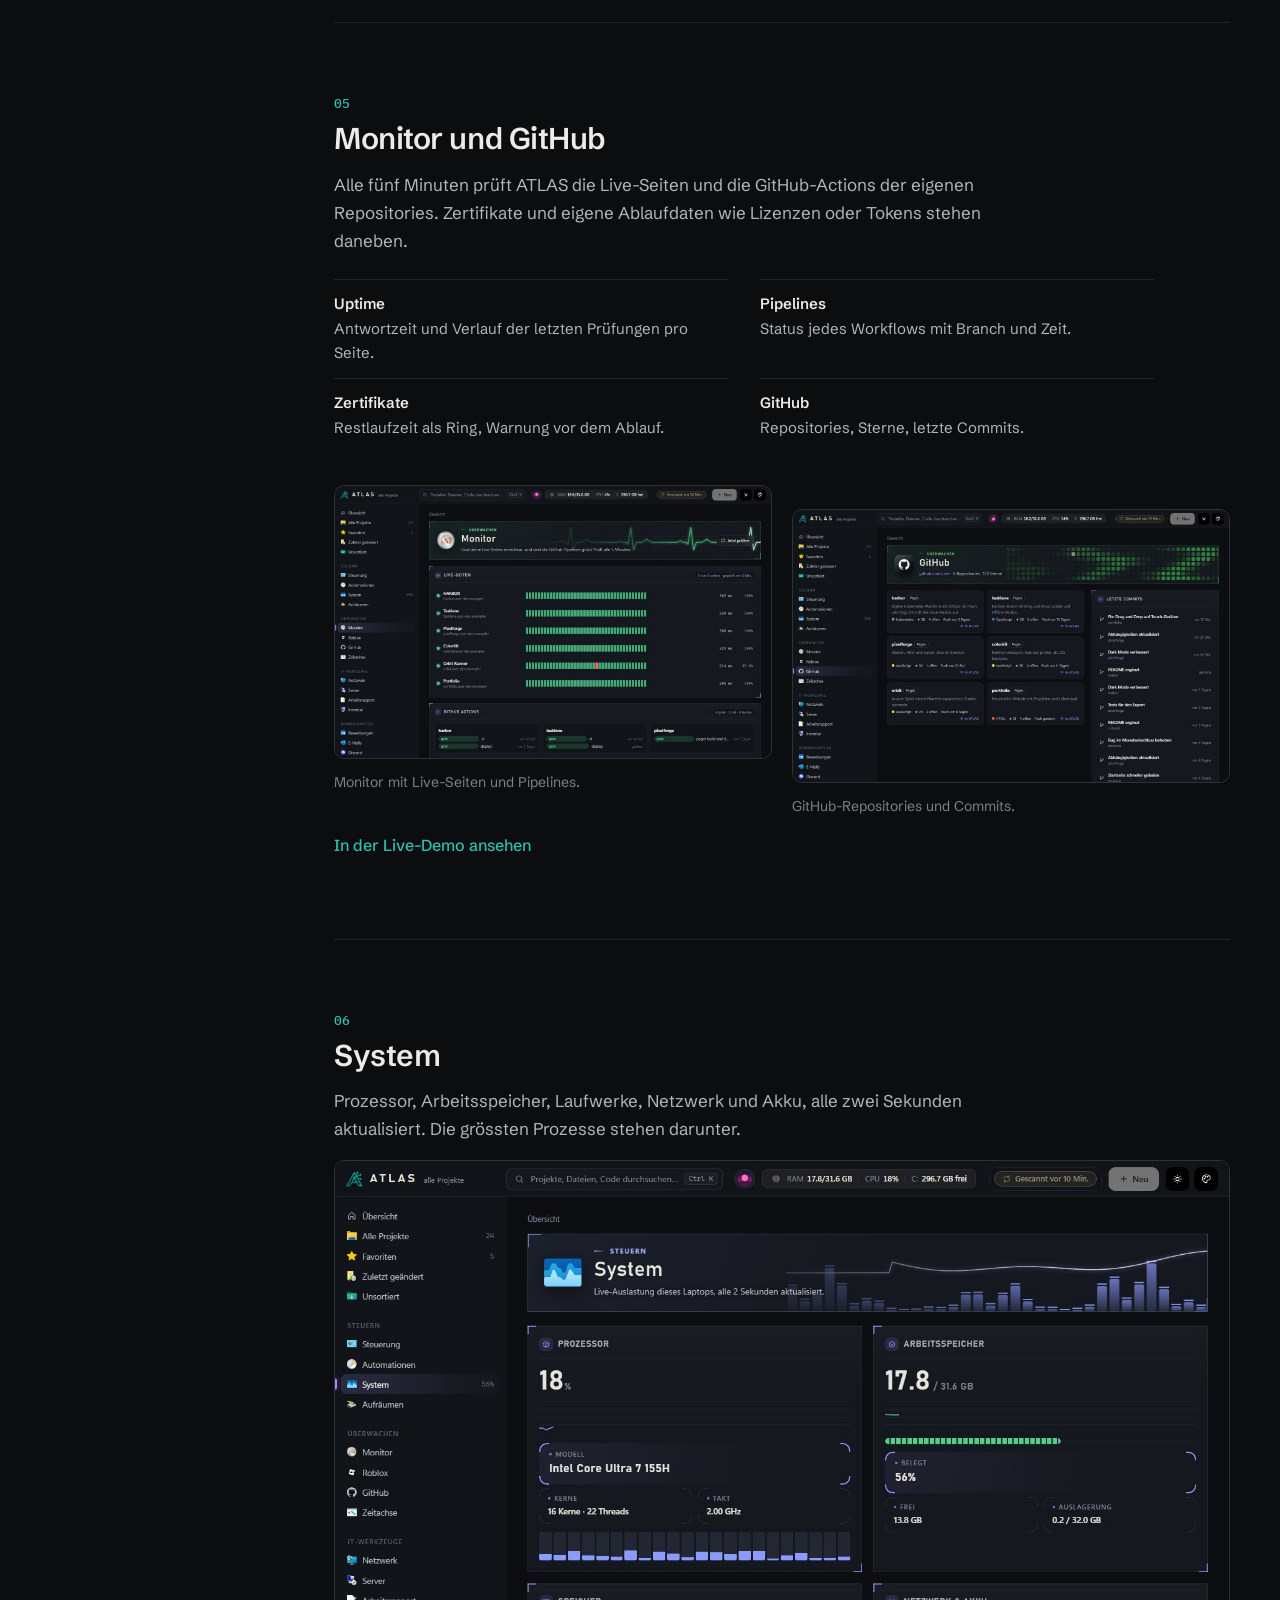
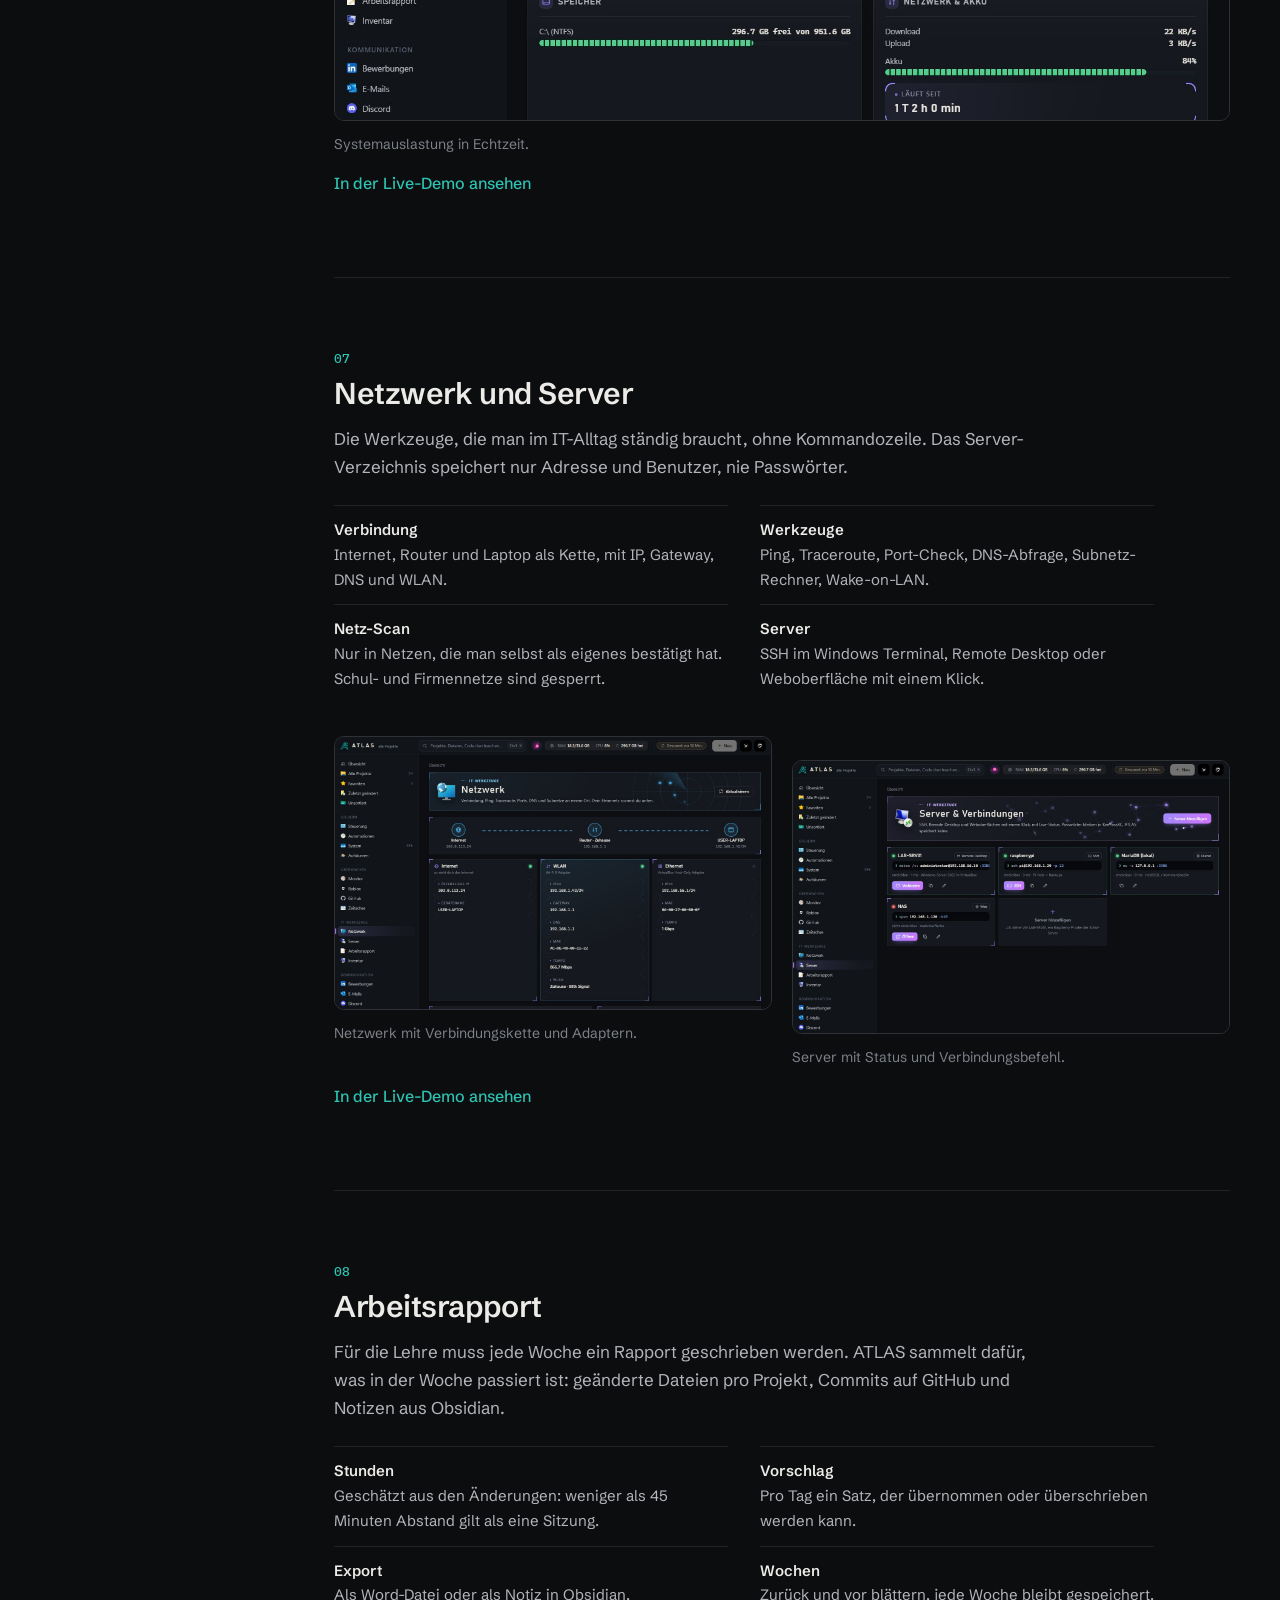
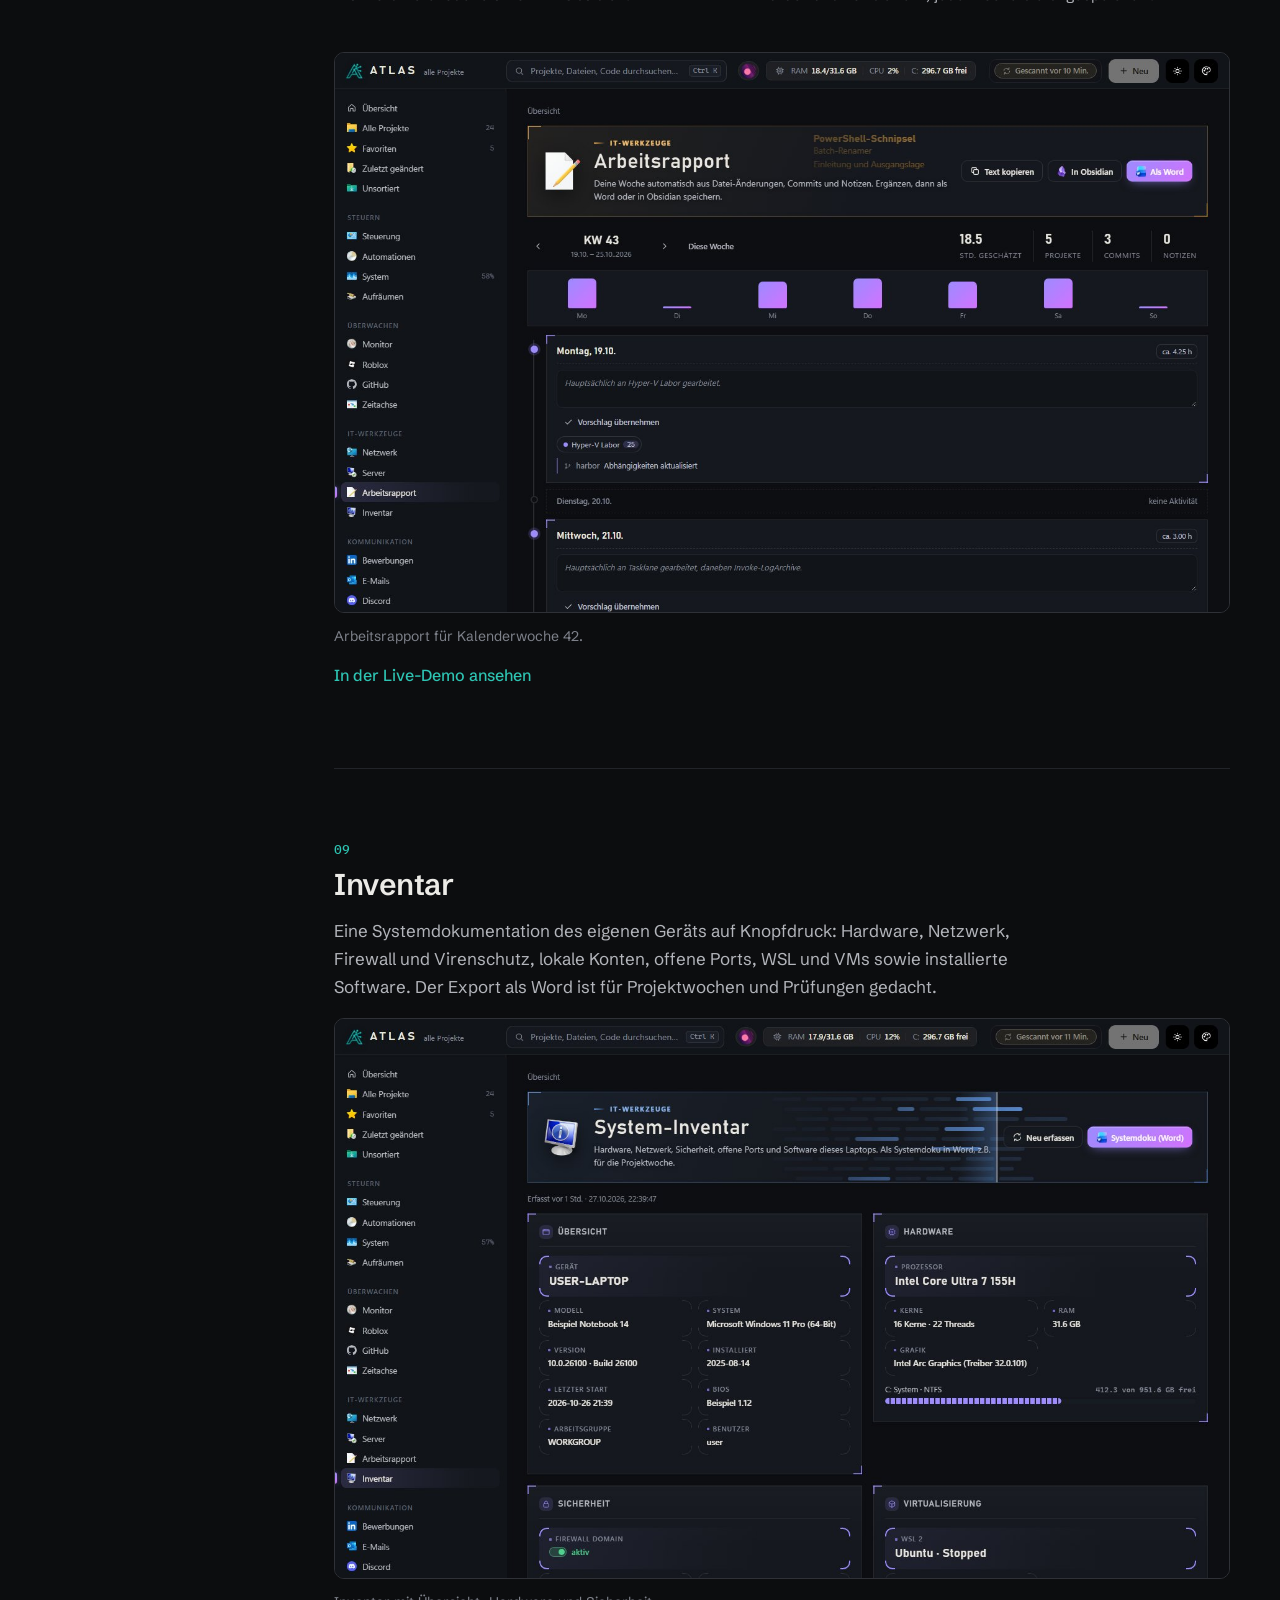
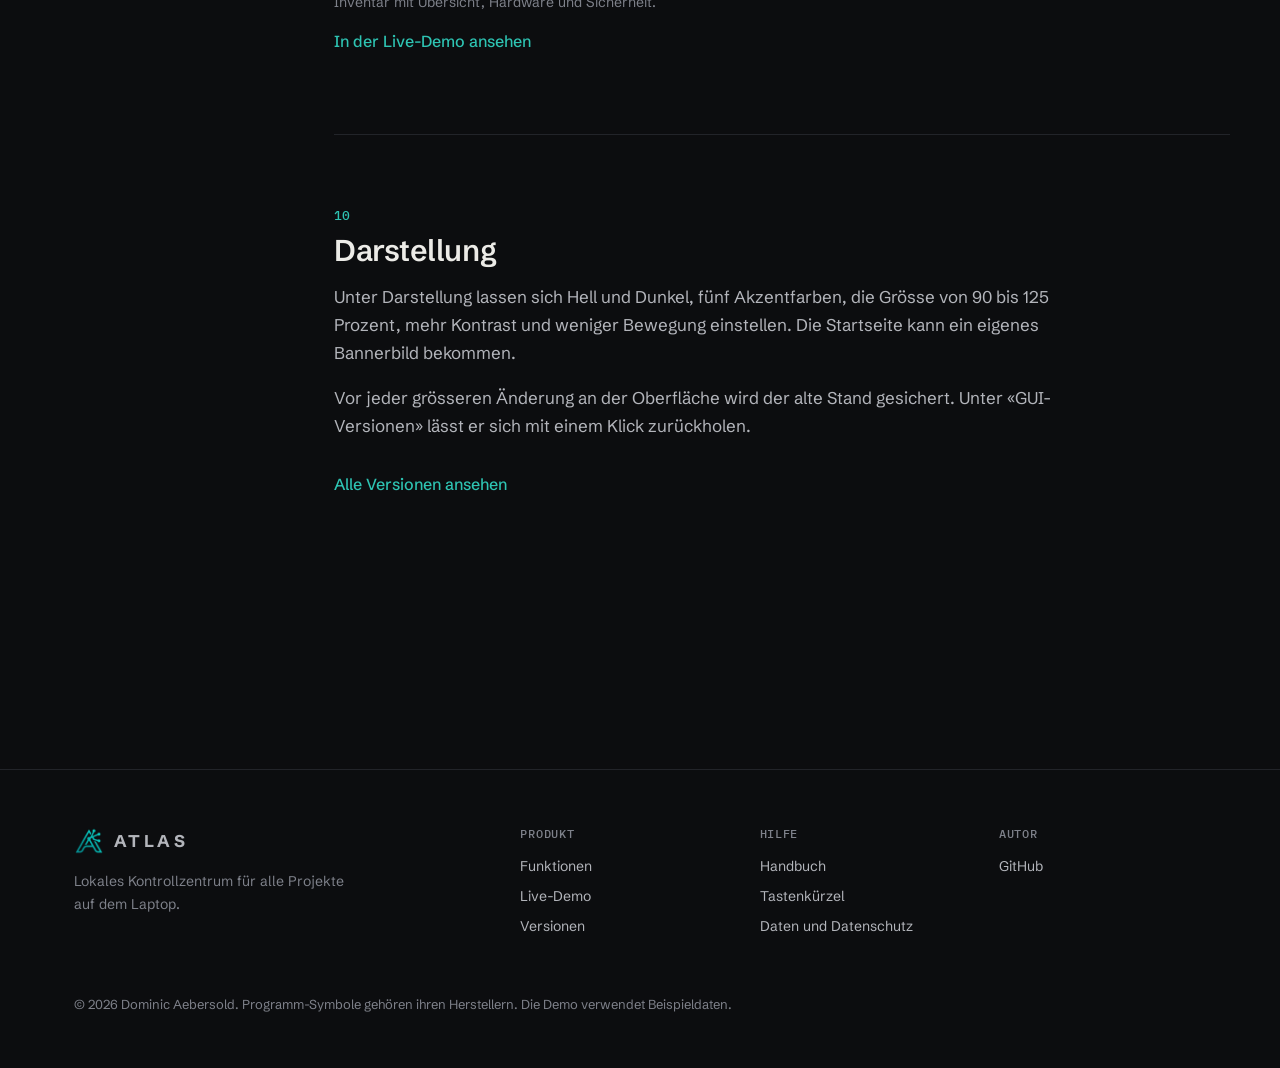
<file: funktionen.html>
<!doctype html>
<html lang="de-CH">
<head>
<meta charset="utf-8">
<meta name="viewport" content="width=device-width, initial-scale=1">
<title>Funktionen · ATLAS</title>
<meta name="description" content="Was ATLAS kann: Projekte, Office-Sammlungen, Steuerung, Automationen, Monitor, IT-Werkzeuge, Arbeitsrapport und Inventar.">
<meta name="theme-color" content="#0c0d0f">
<link rel="icon" href="assets/favicon.png" type="image/png">
<link rel="preconnect" href="https://fonts.googleapis.com">
<link rel="preconnect" href="https://fonts.gstatic.com" crossorigin>
<link href="https://fonts.googleapis.com/css2?family=IBM+Plex+Mono:wght@400;500&family=Schibsted+Grotesk:wght@400;500;600;700&display=swap" rel="stylesheet">
<link rel="stylesheet" href="site.css">
</head>
<body>
<a class="skip" href="#inhalt">Zum Inhalt</a>
<header class="top">
  <div class="wrap">
    <a class="logo" href="index.html" aria-label="ATLAS Startseite"><img src="assets/logo.png" alt="">ATLAS</a>
    <nav class="menu" aria-label="Hauptmenü">
      <a href="funktionen.html" aria-current="page"><sup>01</sup>Funktionen</a>
      <a href="demo.html"><sup>02</sup>Live-Demo</a>
      <a href="handbuch.html"><sup>03</sup>Handbuch</a>
      <a href="versionen.html"><sup>04</sup>Versionen</a>
    </nav>
    <p class="sheet-now" aria-live="polite"><span>Blatt</span><b id="sheetNow">Funktionen</b></p>
    <a class="cta" href="demo.html">Live-Demo<svg viewBox="0 0 24 24" fill="none" stroke="currentColor" stroke-width="2" stroke-linecap="round"><path d="M5 12h14M13 6l6 6-6 6"/></svg></a>
    <button class="burger" aria-label="Menü öffnen" aria-expanded="false"><svg viewBox="0 0 24 24" fill="none" stroke="currentColor" stroke-width="2"><path d="M4 7h16M4 12h16M4 17h16"/></svg></button>
  </div>
  <div class="ruler" aria-hidden="true"><i id="rulerFill"></i></div>
</header>

<main id="inhalt">
  <div class="page-top"><div class="wrap">
    <h1>Funktionen</h1>
    <p>Jede Seite in ATLAS hat eine Aufgabe. Hier steht, was sie macht und wie sie aussieht. Alle Bilder stammen aus der Demo.</p>
  </div></div>

  <div class="wrap docs">
    <aside class="toc" aria-label="Inhalt">
      <p>Inhalt</p>
      <ol>
        <li><a href="#projekte">Projekte und Bereiche</a></li>
        <li><a href="#office">Office-Sammlungen</a></li>
        <li><a href="#steuerung">Steuerung</a></li>
        <li><a href="#automationen">Automationen</a></li>
        <li><a href="#monitor">Monitor und GitHub</a></li>
        <li><a href="#system">System</a></li>
        <li><a href="#netzwerk">Netzwerk und Server</a></li>
        <li><a href="#rapport">Arbeitsrapport</a></li>
        <li><a href="#inventar">Inventar</a></li>
        <li><a href="#darstellung">Darstellung</a></li>
      </ol>
    </aside>

    <div>
      <section class="chapter" id="projekte">
        <span class="num">01</span>
        <h2>Projekte und Bereiche</h2>
        <p>ATLAS kennt jedes Projekt aus <code>catalog.json</code> und scannt dessen Ordner. Projekte gehören zu Bereichen, Bereiche können Unterbereiche haben, zum Beispiel Schule › Module › Modul 346.</p>
        <ul class="points">
          <li><b>Scanner</b>Dateien, Grösse, Codezeilen pro Sprache, letzte Änderung und Git-Branch.</li>
          <li><b>Vorschaubilder</b>Screenshot der Website, Folie 1, erste Seite eines PDFs oder eine Code-Karte.</li>
          <li><b>Suche</b><kbd>Ctrl</kbd> <kbd>K</kbd> findet Projekte, Dateien und Text im Code.</li>
          <li><b>Unsortiert</b>Neue Ordner werden gemeldet, bis sie einem Projekt gehören.</li>
        </ul>
        <div class="figs">
          <figure><div class="shot"><img src="assets/shots/projekte.jpg" alt="Alle Projekte als Karten" loading="lazy" width="1440" height="900"></div><figcaption>Alle Projekte, nach letzter Änderung sortiert.</figcaption></figure>
          <figure><div class="shot"><img src="assets/shots/projekt.jpg" alt="Projektseite von Tasklane" loading="lazy" width="1440" height="900"></div><figcaption>Projektseite mit Kennzahlen, Speicherorten und Readme.</figcaption></figure>
        </div>
        <a class="more" href="demo.html#/all">In der Live-Demo ansehen</a>
      </section>

      <section class="chapter" id="office">
        <span class="num">02</span>
        <h2>Office-Sammlungen</h2>
        <p>PowerPoint, Word, Excel, Visio und Packet Tracer liegen oft verstreut in Downloads, OneDrive und Dokumente. ATLAS sammelt sie automatisch und sortiert sie nach Regeln in Bereiche wie «Präsentationen › Schule › Modul 188».</p>
        <ul class="points">
          <li><b>Versionen zusammenfassen</b>«Präsentation_final», «_v2» und «_backup» werden ein Eintrag.</li>
          <li><b>Vorschau</b>Folie 1 und Word-Seite 1 werden über Office selbst gerendert.</li>
          <li><b>Grossansicht</b>Alle Folien einer Präsentation durchblättern, ohne PowerPoint zu öffnen.</li>
          <li><b>Echte Symbole</b>Die Programm-Symbole kommen direkt aus den installierten Programmen.</li>
        </ul>
        <figure><div class="shot"><img src="assets/shots/praesentationen.jpg" alt="Bereich Präsentationen" loading="lazy" width="1440" height="900"></div><figcaption>Bereich «Präsentationen», gruppiert nach Modul.</figcaption></figure>
        <a class="more" href="demo.html#/s/praesentationen">In der Live-Demo ansehen</a>
      </section>

      <section class="chapter" id="steuerung">
        <span class="num">03</span>
        <h2>Steuerung</h2>
        <p>Die Dev-Server kommen aus <code>.claude/launch.json</code>. Jeder lässt sich starten, stoppen und im Browser öffnen, das Log ist einen Klick entfernt.</p>
        <ul class="points">
          <li><b>Dev-Server</b>Start, Stopp, Log und Vorschau pro Projekt.</li>
          <li><b>VMs und WSL</b>VirtualBox-Maschinen und WSL-Distributionen ein- und ausschalten.</li>
          <li><b>Musik</b>Was gerade läuft, mit Cover, über Windows oder die Spotify-API.</li>
          <li><b>Schnellaktionen</b>Sperren, Energiesparen, Papierkorb leeren, Downloads sortieren.</li>
        </ul>
        <figure><div class="shot"><img src="assets/shots/steuerung.jpg" alt="Seite Steuerung" loading="lazy" width="1440" height="900"></div><figcaption>Steuerung mit allen Dev-Servern.</figcaption></figure>
        <a class="more" href="demo.html#/control">In der Live-Demo ansehen</a>
      </section>

      <section class="chapter" id="automationen">
        <span class="num">04</span>
        <h2>Automationen</h2>
        <p>Regeln nach dem Muster «wenn … dann …». Eine Regel meldet sich nur, wenn sich etwas ändert: eine Seite, die down bleibt, meldet sich einmal und erst wieder, wenn sie zwischendurch online war.</p>
        <ul class="points">
          <li><b>Auslöser</b>Seite down oder wieder da, Pipeline rot, Zeitplan, RAM voll, Akku leer, Zertifikat läuft ab.</li>
          <li><b>Aktionen</b>Windows-Meldung, Discord-Nachricht, Server starten oder stoppen, App öffnen.</li>
          <li><b>Vorlagen</b>Zehn fertige Regeln zum Übernehmen.</li>
          <li><b>Verlauf</b>Jede ausgelöste Regel mit Zeit und Ergebnis.</li>
        </ul>
        <figure><div class="shot"><img src="assets/shots/automationen.jpg" alt="Seite Automationen" loading="lazy" width="1440" height="900"></div><figcaption>Automationen mit aktiven Regeln und Verlauf.</figcaption></figure>
        <a class="more" href="demo.html#/automations">In der Live-Demo ansehen</a>
      </section>

      <section class="chapter" id="monitor">
        <span class="num">05</span>
        <h2>Monitor und GitHub</h2>
        <p>Alle fünf Minuten prüft ATLAS die Live-Seiten und die GitHub-Actions der eigenen Repositories. Zertifikate und eigene Ablaufdaten wie Lizenzen oder Tokens stehen daneben.</p>
        <ul class="points">
          <li><b>Uptime</b>Antwortzeit und Verlauf der letzten Prüfungen pro Seite.</li>
          <li><b>Pipelines</b>Status jedes Workflows mit Branch und Zeit.</li>
          <li><b>Zertifikate</b>Restlaufzeit als Ring, Warnung vor dem Ablauf.</li>
          <li><b>GitHub</b>Repositories, Sterne, letzte Commits.</li>
        </ul>
        <div class="figs">
          <figure><div class="shot"><img src="assets/shots/monitor.jpg" alt="Seite Monitor" loading="lazy" width="1440" height="900"></div><figcaption>Monitor mit Live-Seiten und Pipelines.</figcaption></figure>
          <figure><div class="shot"><img src="assets/shots/github.jpg" alt="Seite GitHub" loading="lazy" width="1440" height="900"></div><figcaption>GitHub-Repositories und Commits.</figcaption></figure>
        </div>
        <a class="more" href="demo.html#/monitor">In der Live-Demo ansehen</a>
      </section>

      <section class="chapter" id="system">
        <span class="num">06</span>
        <h2>System</h2>
        <p>Prozessor, Arbeitsspeicher, Laufwerke, Netzwerk und Akku, alle zwei Sekunden aktualisiert. Die grössten Prozesse stehen darunter.</p>
        <figure><div class="shot"><img src="assets/shots/system.jpg" alt="Seite System" loading="lazy" width="1440" height="900"></div><figcaption>Systemauslastung in Echtzeit.</figcaption></figure>
        <a class="more" href="demo.html#/system">In der Live-Demo ansehen</a>
      </section>

      <section class="chapter" id="netzwerk">
        <span class="num">07</span>
        <h2>Netzwerk und Server</h2>
        <p>Die Werkzeuge, die man im IT-Alltag ständig braucht, ohne Kommandozeile. Das Server-Verzeichnis speichert nur Adresse und Benutzer, nie Passwörter.</p>
        <ul class="points">
          <li><b>Verbindung</b>Internet, Router und Laptop als Kette, mit IP, Gateway, DNS und WLAN.</li>
          <li><b>Werkzeuge</b>Ping, Traceroute, Port-Check, DNS-Abfrage, Subnetz-Rechner, Wake-on-LAN.</li>
          <li><b>Netz-Scan</b>Nur in Netzen, die man selbst als eigenes bestätigt hat. Schul- und Firmennetze sind gesperrt.</li>
          <li><b>Server</b>SSH im Windows Terminal, Remote Desktop oder Weboberfläche mit einem Klick.</li>
        </ul>
        <div class="figs">
          <figure><div class="shot"><img src="assets/shots/netzwerk.jpg" alt="Seite Netzwerk" loading="lazy" width="1440" height="900"></div><figcaption>Netzwerk mit Verbindungskette und Adaptern.</figcaption></figure>
          <figure><div class="shot"><img src="assets/shots/server.jpg" alt="Seite Server" loading="lazy" width="1440" height="900"></div><figcaption>Server mit Status und Verbindungsbefehl.</figcaption></figure>
        </div>
        <a class="more" href="demo.html#/net">In der Live-Demo ansehen</a>
      </section>

      <section class="chapter" id="rapport">
        <span class="num">08</span>
        <h2>Arbeitsrapport</h2>
        <p>Für die Lehre muss jede Woche ein Rapport geschrieben werden. ATLAS sammelt dafür, was in der Woche passiert ist: geänderte Dateien pro Projekt, Commits auf GitHub und Notizen aus Obsidian.</p>
        <ul class="points">
          <li><b>Stunden</b>Geschätzt aus den Änderungen: weniger als 45 Minuten Abstand gilt als eine Sitzung.</li>
          <li><b>Vorschlag</b>Pro Tag ein Satz, der übernommen oder überschrieben werden kann.</li>
          <li><b>Export</b>Als Word-Datei oder als Notiz in Obsidian.</li>
          <li><b>Wochen</b>Zurück und vor blättern, jede Woche bleibt gespeichert.</li>
        </ul>
        <figure><div class="shot"><img src="assets/shots/rapport.jpg" alt="Seite Arbeitsrapport" loading="lazy" width="1440" height="900"></div><figcaption>Arbeitsrapport für Kalenderwoche 42.</figcaption></figure>
        <a class="more" href="demo.html#/report">In der Live-Demo ansehen</a>
      </section>

      <section class="chapter" id="inventar">
        <span class="num">09</span>
        <h2>Inventar</h2>
        <p>Eine Systemdokumentation des eigenen Geräts auf Knopfdruck: Hardware, Netzwerk, Firewall und Virenschutz, lokale Konten, offene Ports, WSL und VMs sowie installierte Software. Der Export als Word ist für Projektwochen und Prüfungen gedacht.</p>
        <figure><div class="shot"><img src="assets/shots/inventar.jpg" alt="Seite Inventar" loading="lazy" width="1440" height="900"></div><figcaption>Inventar mit Übersicht, Hardware und Sicherheit.</figcaption></figure>
        <a class="more" href="demo.html#/inventory">In der Live-Demo ansehen</a>
      </section>

      <section class="chapter" id="darstellung">
        <span class="num">10</span>
        <h2>Darstellung</h2>
        <p>Unter Darstellung lassen sich Hell und Dunkel, fünf Akzentfarben, die Grösse von 90 bis 125 Prozent, mehr Kontrast und weniger Bewegung einstellen. Die Startseite kann ein eigenes Bannerbild bekommen.</p>
        <p>Vor jeder grösseren Änderung an der Oberfläche wird der alte Stand gesichert. Unter «GUI-Versionen» lässt er sich mit einem Klick zurückholen.</p>
        <a class="more" href="versionen.html">Alle Versionen ansehen</a>
      </section>
    </div>
  </div>
</main>

<footer class="foot">
  <div class="wrap">
    <div class="foot-grid">
      <div><a class="logo" href="index.html"><img src="assets/logo.png" alt="">ATLAS</a><p class="muted" style="margin-top:14px;max-width:280px">Lokales Kontrollzentrum für alle Projekte auf dem Laptop.</p></div>
      <div><h4>Produkt</h4><ul><li><a href="funktionen.html">Funktionen</a></li><li><a href="demo.html">Live-Demo</a></li><li><a href="versionen.html">Versionen</a></li></ul></div>
      <div><h4>Hilfe</h4><ul><li><a href="handbuch.html">Handbuch</a></li><li><a href="handbuch.html#tastenkuerzel">Tastenkürzel</a></li><li><a href="handbuch.html#daten">Daten und Datenschutz</a></li></ul></div>
      <div><h4>Autor</h4><ul><li><a href="https://github.com/NotDom1n1c" target="_blank" rel="noopener">GitHub</a></li></ul></div>
    </div>
    <p class="small">© 2026 Dominic Aebersold. Programm-Symbole gehören ihren Herstellern. Die Demo verwendet Beispieldaten.</p>
  </div>
</footer>
<script src="site.js"></script>
</body>
</html>
</file>
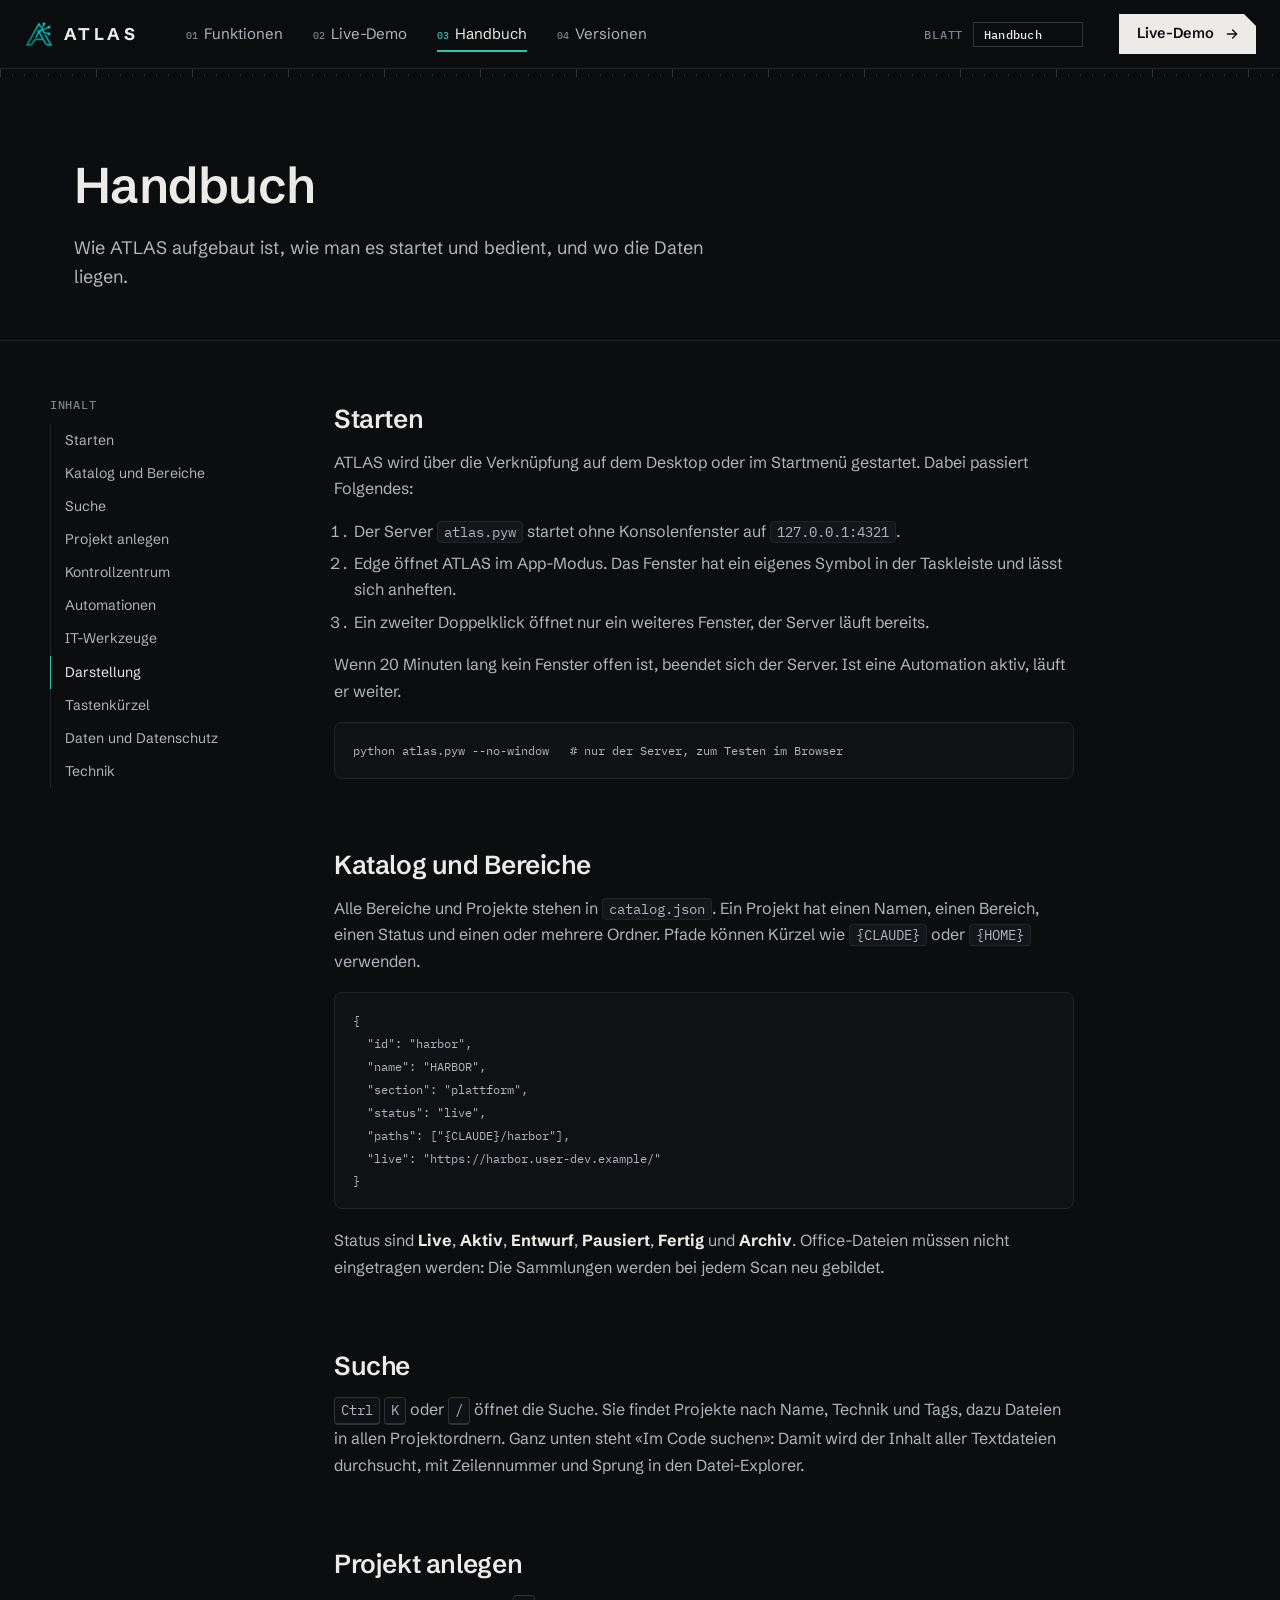
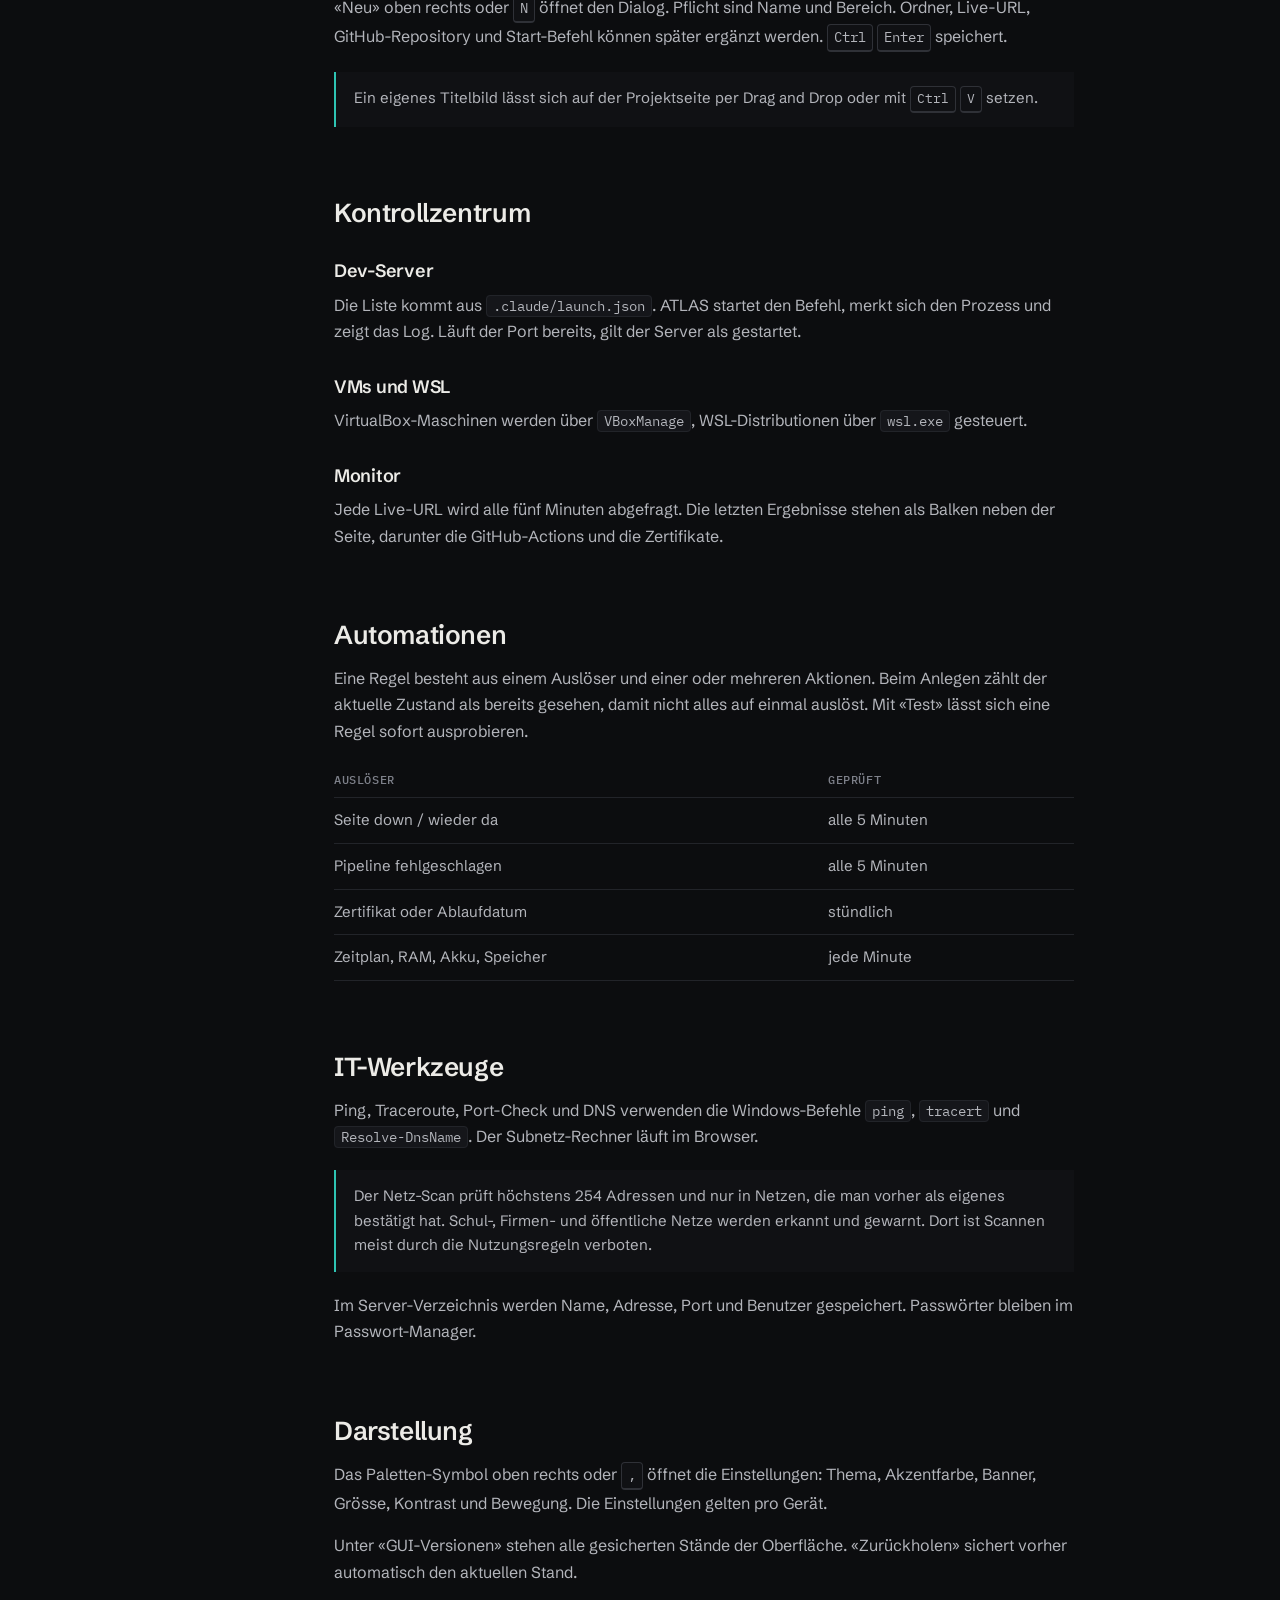
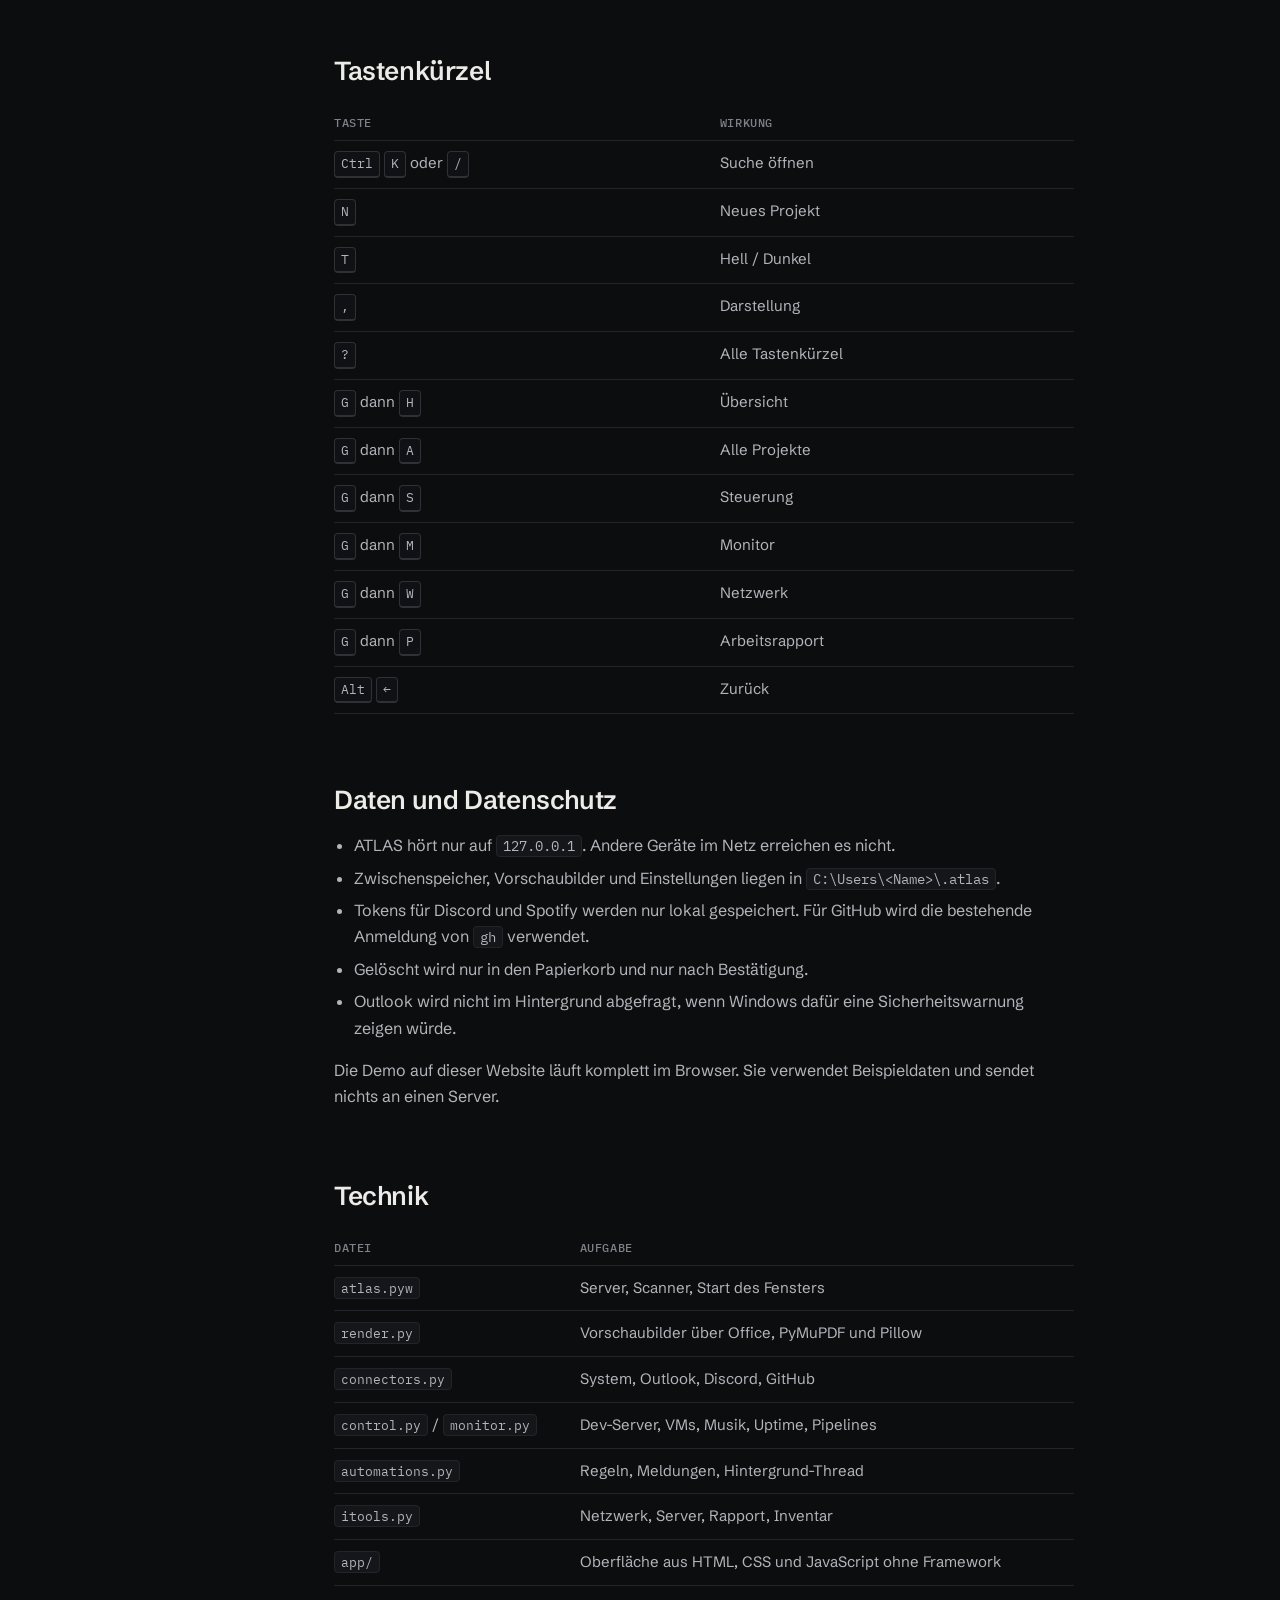
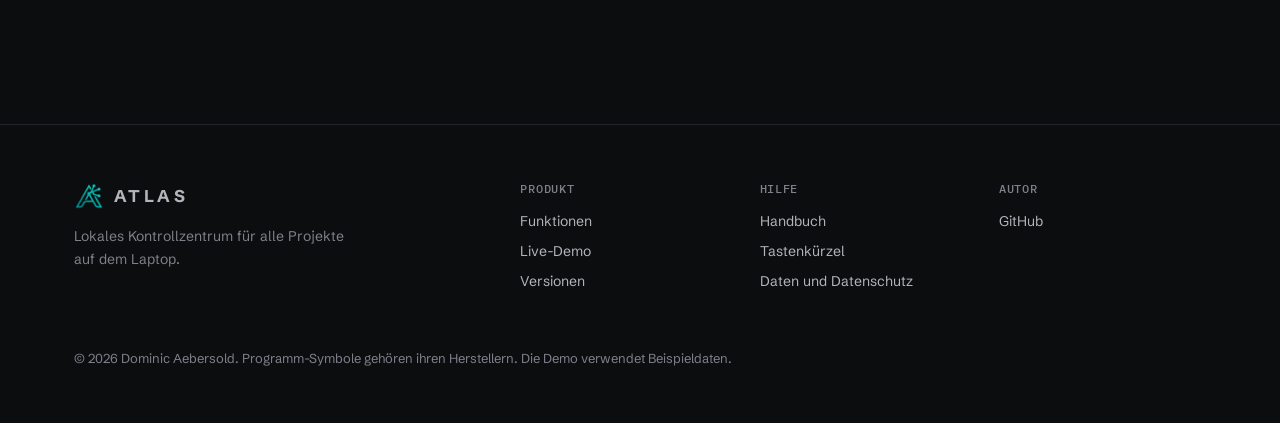
<file: handbuch.html>
<!doctype html>
<html lang="de-CH">
<head>
<meta charset="utf-8">
<meta name="viewport" content="width=device-width, initial-scale=1">
<title>Handbuch · ATLAS</title>
<meta name="description" content="Handbuch zu ATLAS: Starten, Bereiche, Suche, Kontrollzentrum, Automationen, IT-Werkzeuge, Tastenkürzel und Datenschutz.">
<meta name="theme-color" content="#0c0d0f">
<link rel="icon" href="assets/favicon.png" type="image/png">
<link rel="preconnect" href="https://fonts.googleapis.com">
<link rel="preconnect" href="https://fonts.gstatic.com" crossorigin>
<link href="https://fonts.googleapis.com/css2?family=IBM+Plex+Mono:wght@400;500&family=Schibsted+Grotesk:wght@400;500;600;700&display=swap" rel="stylesheet">
<link rel="stylesheet" href="site.css">
</head>
<body>
<a class="skip" href="#inhalt">Zum Inhalt</a>
<header class="top">
  <div class="wrap">
    <a class="logo" href="index.html" aria-label="ATLAS Startseite"><img src="assets/logo.png" alt="">ATLAS</a>
    <nav class="menu" aria-label="Hauptmenü">
      <a href="funktionen.html"><sup>01</sup>Funktionen</a>
      <a href="demo.html"><sup>02</sup>Live-Demo</a>
      <a href="handbuch.html" aria-current="page"><sup>03</sup>Handbuch</a>
      <a href="versionen.html"><sup>04</sup>Versionen</a>
    </nav>
    <p class="sheet-now" aria-live="polite"><span>Blatt</span><b id="sheetNow">Handbuch</b></p>
    <a class="cta" href="demo.html">Live-Demo<svg viewBox="0 0 24 24" fill="none" stroke="currentColor" stroke-width="2" stroke-linecap="round"><path d="M5 12h14M13 6l6 6-6 6"/></svg></a>
    <button class="burger" aria-label="Menü öffnen" aria-expanded="false"><svg viewBox="0 0 24 24" fill="none" stroke="currentColor" stroke-width="2"><path d="M4 7h16M4 12h16M4 17h16"/></svg></button>
  </div>
  <div class="ruler" aria-hidden="true"><i id="rulerFill"></i></div>
</header>

<main id="inhalt">
  <div class="page-top"><div class="wrap">
    <h1>Handbuch</h1>
    <p>Wie ATLAS aufgebaut ist, wie man es startet und bedient, und wo die Daten liegen.</p>
  </div></div>

  <div class="wrap docs">
    <aside class="toc" aria-label="Inhalt">
      <p>Inhalt</p>
      <ol>
        <li><a href="#start">Starten</a></li>
        <li><a href="#katalog">Katalog und Bereiche</a></li>
        <li><a href="#suche">Suche</a></li>
        <li><a href="#projekt">Projekt anlegen</a></li>
        <li><a href="#kontrolle">Kontrollzentrum</a></li>
        <li><a href="#automationen">Automationen</a></li>
        <li><a href="#it">IT-Werkzeuge</a></li>
        <li><a href="#darstellung">Darstellung</a></li>
        <li><a href="#tastenkuerzel">Tastenkürzel</a></li>
        <li><a href="#daten">Daten und Datenschutz</a></li>
        <li><a href="#technik">Technik</a></li>
      </ol>
    </aside>

    <article class="prose">
      <h2 id="start">Starten</h2>
      <p>ATLAS wird über die Verknüpfung auf dem Desktop oder im Startmenü gestartet. Dabei passiert Folgendes:</p>
      <ol>
        <li>Der Server <code>atlas.pyw</code> startet ohne Konsolenfenster auf <code>127.0.0.1:4321</code>.</li>
        <li>Edge öffnet ATLAS im App-Modus. Das Fenster hat ein eigenes Symbol in der Taskleiste und lässt sich anheften.</li>
        <li>Ein zweiter Doppelklick öffnet nur ein weiteres Fenster, der Server läuft bereits.</li>
      </ol>
      <p>Wenn 20 Minuten lang kein Fenster offen ist, beendet sich der Server. Ist eine Automation aktiv, läuft er weiter.</p>
      <pre><code>python atlas.pyw --no-window   # nur der Server, zum Testen im Browser</code></pre>

      <h2 id="katalog">Katalog und Bereiche</h2>
      <p>Alle Bereiche und Projekte stehen in <code>catalog.json</code>. Ein Projekt hat einen Namen, einen Bereich, einen Status und einen oder mehrere Ordner. Pfade können Kürzel wie <code>{CLAUDE}</code> oder <code>{HOME}</code> verwenden.</p>
      <pre><code>{
  "id": "harbor",
  "name": "HARBOR",
  "section": "plattform",
  "status": "live",
  "paths": ["{CLAUDE}/harbor"],
  "live": "https://harbor.user-dev.example/"
}</code></pre>
      <p>Status sind <strong>Live</strong>, <strong>Aktiv</strong>, <strong>Entwurf</strong>, <strong>Pausiert</strong>, <strong>Fertig</strong> und <strong>Archiv</strong>. Office-Dateien müssen nicht eingetragen werden: Die Sammlungen werden bei jedem Scan neu gebildet.</p>

      <h2 id="suche">Suche</h2>
      <p><kbd>Ctrl</kbd> <kbd>K</kbd> oder <kbd>/</kbd> öffnet die Suche. Sie findet Projekte nach Name, Technik und Tags, dazu Dateien in allen Projektordnern. Ganz unten steht «Im Code suchen»: Damit wird der Inhalt aller Textdateien durchsucht, mit Zeilennummer und Sprung in den Datei-Explorer.</p>

      <h2 id="projekt">Projekt anlegen</h2>
      <p>«Neu» oben rechts oder <kbd>N</kbd> öffnet den Dialog. Pflicht sind Name und Bereich. Ordner, Live-URL, GitHub-Repository und Start-Befehl können später ergänzt werden. <kbd>Ctrl</kbd> <kbd>Enter</kbd> speichert.</p>
      <div class="note">Ein eigenes Titelbild lässt sich auf der Projektseite per Drag and Drop oder mit <kbd>Ctrl</kbd> <kbd>V</kbd> setzen.</div>

      <h2 id="kontrolle">Kontrollzentrum</h2>
      <h3>Dev-Server</h3>
      <p>Die Liste kommt aus <code>.claude/launch.json</code>. ATLAS startet den Befehl, merkt sich den Prozess und zeigt das Log. Läuft der Port bereits, gilt der Server als gestartet.</p>
      <h3>VMs und WSL</h3>
      <p>VirtualBox-Maschinen werden über <code>VBoxManage</code>, WSL-Distributionen über <code>wsl.exe</code> gesteuert.</p>
      <h3>Monitor</h3>
      <p>Jede Live-URL wird alle fünf Minuten abgefragt. Die letzten Ergebnisse stehen als Balken neben der Seite, darunter die GitHub-Actions und die Zertifikate.</p>

      <h2 id="automationen">Automationen</h2>
      <p>Eine Regel besteht aus einem Auslöser und einer oder mehreren Aktionen. Beim Anlegen zählt der aktuelle Zustand als bereits gesehen, damit nicht alles auf einmal auslöst. Mit «Test» lässt sich eine Regel sofort ausprobieren.</p>
      <table class="table">
        <thead><tr><th>Auslöser</th><th>Geprüft</th></tr></thead>
        <tbody>
          <tr><td>Seite down / wieder da</td><td>alle 5 Minuten</td></tr>
          <tr><td>Pipeline fehlgeschlagen</td><td>alle 5 Minuten</td></tr>
          <tr><td>Zertifikat oder Ablaufdatum</td><td>stündlich</td></tr>
          <tr><td>Zeitplan, RAM, Akku, Speicher</td><td>jede Minute</td></tr>
        </tbody>
      </table>

      <h2 id="it">IT-Werkzeuge</h2>
      <p>Ping, Traceroute, Port-Check und DNS verwenden die Windows-Befehle <code>ping</code>, <code>tracert</code> und <code>Resolve-DnsName</code>. Der Subnetz-Rechner läuft im Browser.</p>
      <div class="note">Der Netz-Scan prüft höchstens 254 Adressen und nur in Netzen, die man vorher als eigenes bestätigt hat. Schul-, Firmen- und öffentliche Netze werden erkannt und gewarnt. Dort ist Scannen meist durch die Nutzungsregeln verboten.</div>
      <p>Im Server-Verzeichnis werden Name, Adresse, Port und Benutzer gespeichert. Passwörter bleiben im Passwort-Manager.</p>

      <h2 id="darstellung">Darstellung</h2>
      <p>Das Paletten-Symbol oben rechts oder <kbd>,</kbd> öffnet die Einstellungen: Thema, Akzentfarbe, Banner, Grösse, Kontrast und Bewegung. Die Einstellungen gelten pro Gerät.</p>
      <p>Unter «GUI-Versionen» stehen alle gesicherten Stände der Oberfläche. «Zurückholen» sichert vorher automatisch den aktuellen Stand.</p>

      <h2 id="tastenkuerzel">Tastenkürzel</h2>
      <table class="table">
        <thead><tr><th>Taste</th><th>Wirkung</th></tr></thead>
        <tbody>
          <tr><td><kbd>Ctrl</kbd> <kbd>K</kbd> oder <kbd>/</kbd></td><td>Suche öffnen</td></tr>
          <tr><td><kbd>N</kbd></td><td>Neues Projekt</td></tr>
          <tr><td><kbd>T</kbd></td><td>Hell / Dunkel</td></tr>
          <tr><td><kbd>,</kbd></td><td>Darstellung</td></tr>
          <tr><td><kbd>?</kbd></td><td>Alle Tastenkürzel</td></tr>
          <tr><td><kbd>G</kbd> dann <kbd>H</kbd></td><td>Übersicht</td></tr>
          <tr><td><kbd>G</kbd> dann <kbd>A</kbd></td><td>Alle Projekte</td></tr>
          <tr><td><kbd>G</kbd> dann <kbd>S</kbd></td><td>Steuerung</td></tr>
          <tr><td><kbd>G</kbd> dann <kbd>M</kbd></td><td>Monitor</td></tr>
          <tr><td><kbd>G</kbd> dann <kbd>W</kbd></td><td>Netzwerk</td></tr>
          <tr><td><kbd>G</kbd> dann <kbd>P</kbd></td><td>Arbeitsrapport</td></tr>
          <tr><td><kbd>Alt</kbd> <kbd>←</kbd></td><td>Zurück</td></tr>
        </tbody>
      </table>

      <h2 id="daten">Daten und Datenschutz</h2>
      <ul>
        <li>ATLAS hört nur auf <code>127.0.0.1</code>. Andere Geräte im Netz erreichen es nicht.</li>
        <li>Zwischenspeicher, Vorschaubilder und Einstellungen liegen in <code>C:\Users\&lt;Name&gt;\.atlas</code>.</li>
        <li>Tokens für Discord und Spotify werden nur lokal gespeichert. Für GitHub wird die bestehende Anmeldung von <code>gh</code> verwendet.</li>
        <li>Gelöscht wird nur in den Papierkorb und nur nach Bestätigung.</li>
        <li>Outlook wird nicht im Hintergrund abgefragt, wenn Windows dafür eine Sicherheitswarnung zeigen würde.</li>
      </ul>
      <p>Die Demo auf dieser Website läuft komplett im Browser. Sie verwendet Beispieldaten und sendet nichts an einen Server.</p>

      <h2 id="technik">Technik</h2>
      <table class="table">
        <thead><tr><th>Datei</th><th>Aufgabe</th></tr></thead>
        <tbody>
          <tr><td><code>atlas.pyw</code></td><td>Server, Scanner, Start des Fensters</td></tr>
          <tr><td><code>render.py</code></td><td>Vorschaubilder über Office, PyMuPDF und Pillow</td></tr>
          <tr><td><code>connectors.py</code></td><td>System, Outlook, Discord, GitHub</td></tr>
          <tr><td><code>control.py</code> / <code>monitor.py</code></td><td>Dev-Server, VMs, Musik, Uptime, Pipelines</td></tr>
          <tr><td><code>automations.py</code></td><td>Regeln, Meldungen, Hintergrund-Thread</td></tr>
          <tr><td><code>itools.py</code></td><td>Netzwerk, Server, Rapport, Inventar</td></tr>
          <tr><td><code>app/</code></td><td>Oberfläche aus HTML, CSS und JavaScript ohne Framework</td></tr>
        </tbody>
      </table>
    </article>
  </div>
</main>

<footer class="foot">
  <div class="wrap">
    <div class="foot-grid">
      <div><a class="logo" href="index.html"><img src="assets/logo.png" alt="">ATLAS</a><p class="muted" style="margin-top:14px;max-width:280px">Lokales Kontrollzentrum für alle Projekte auf dem Laptop.</p></div>
      <div><h4>Produkt</h4><ul><li><a href="funktionen.html">Funktionen</a></li><li><a href="demo.html">Live-Demo</a></li><li><a href="versionen.html">Versionen</a></li></ul></div>
      <div><h4>Hilfe</h4><ul><li><a href="handbuch.html">Handbuch</a></li><li><a href="handbuch.html#tastenkuerzel">Tastenkürzel</a></li><li><a href="handbuch.html#daten">Daten und Datenschutz</a></li></ul></div>
      <div><h4>Autor</h4><ul><li><a href="https://github.com/NotDom1n1c" target="_blank" rel="noopener">GitHub</a></li></ul></div>
    </div>
    <p class="small">© 2026 Dominic Aebersold. Programm-Symbole gehören ihren Herstellern. Die Demo verwendet Beispieldaten.</p>
  </div>
</footer>
<script src="site.js"></script>
</body>
</html>
</file>
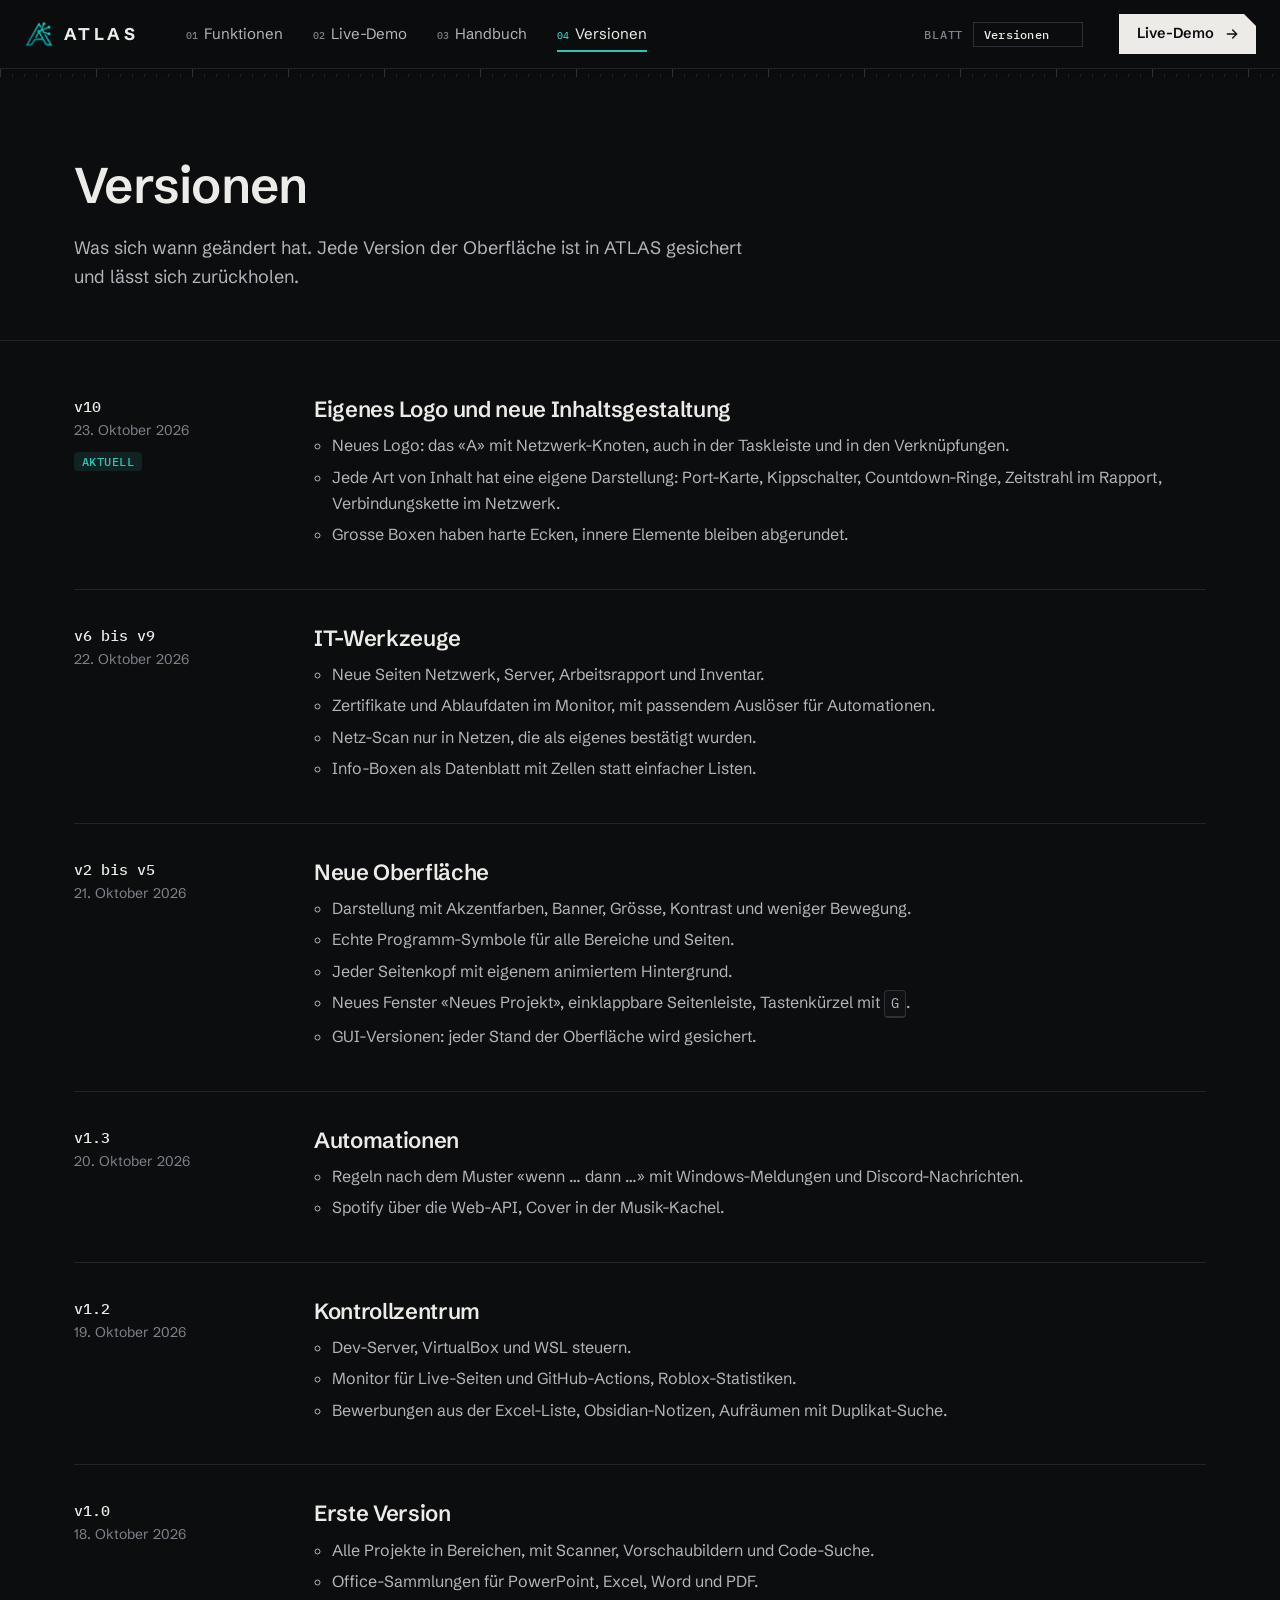
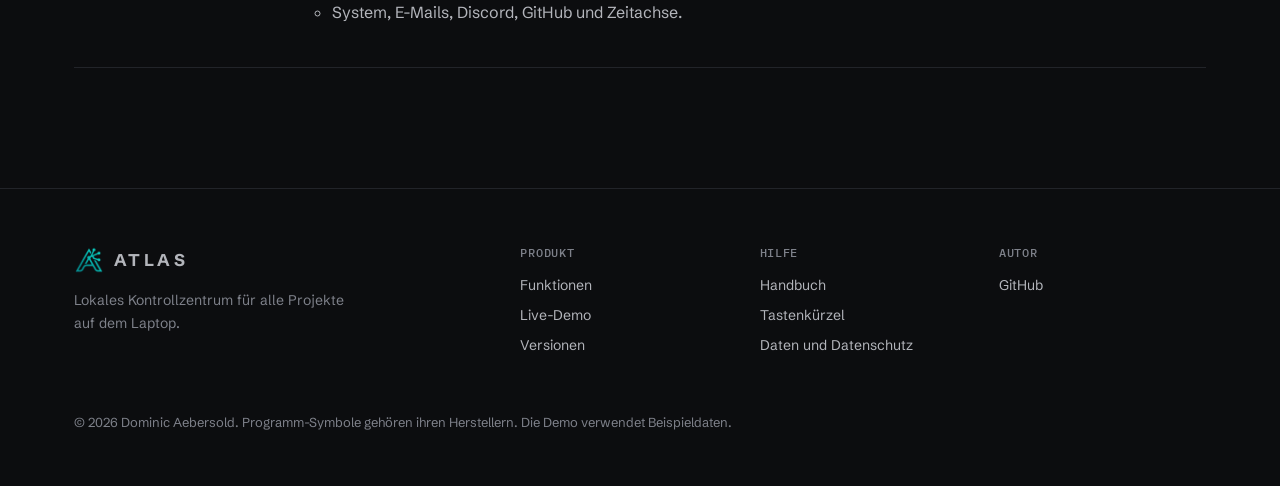
<file: versionen.html>
<!doctype html>
<html lang="de-CH">
<head>
<meta charset="utf-8">
<meta name="viewport" content="width=device-width, initial-scale=1">
<title>Versionen · ATLAS</title>
<meta name="description" content="Alle Versionen von ATLAS mit Datum und Änderungen.">
<meta name="theme-color" content="#0c0d0f">
<link rel="icon" href="assets/favicon.png" type="image/png">
<link rel="preconnect" href="https://fonts.googleapis.com">
<link rel="preconnect" href="https://fonts.gstatic.com" crossorigin>
<link href="https://fonts.googleapis.com/css2?family=IBM+Plex+Mono:wght@400;500&family=Schibsted+Grotesk:wght@400;500;600;700&display=swap" rel="stylesheet">
<link rel="stylesheet" href="site.css">
</head>
<body>
<a class="skip" href="#inhalt">Zum Inhalt</a>
<header class="top">
  <div class="wrap">
    <a class="logo" href="index.html" aria-label="ATLAS Startseite"><img src="assets/logo.png" alt="">ATLAS</a>
    <nav class="menu" aria-label="Hauptmenü">
      <a href="funktionen.html"><sup>01</sup>Funktionen</a>
      <a href="demo.html"><sup>02</sup>Live-Demo</a>
      <a href="handbuch.html"><sup>03</sup>Handbuch</a>
      <a href="versionen.html" aria-current="page"><sup>04</sup>Versionen</a>
    </nav>
    <p class="sheet-now" aria-live="polite"><span>Blatt</span><b id="sheetNow">Versionen</b></p>
    <a class="cta" href="demo.html">Live-Demo<svg viewBox="0 0 24 24" fill="none" stroke="currentColor" stroke-width="2" stroke-linecap="round"><path d="M5 12h14M13 6l6 6-6 6"/></svg></a>
    <button class="burger" aria-label="Menü öffnen" aria-expanded="false"><svg viewBox="0 0 24 24" fill="none" stroke="currentColor" stroke-width="2"><path d="M4 7h16M4 12h16M4 17h16"/></svg></button>
  </div>
  <div class="ruler" aria-hidden="true"><i id="rulerFill"></i></div>
</header>

<main id="inhalt">
  <div class="page-top"><div class="wrap">
    <h1>Versionen</h1>
    <p>Was sich wann geändert hat. Jede Version der Oberfläche ist in ATLAS gesichert und lässt sich zurückholen.</p>
  </div></div>

  <div class="wrap">
    <ol class="releases">
      <li class="release">
        <div class="release-meta"><b>v10</b><time datetime="2026-10-23">23. Oktober 2026</time><br><span class="tag-live">AKTUELL</span></div>
        <div><h2>Eigenes Logo und neue Inhaltsgestaltung</h2><ul>
          <li>Neues Logo: das «A» mit Netzwerk-Knoten, auch in der Taskleiste und in den Verknüpfungen.</li>
          <li>Jede Art von Inhalt hat eine eigene Darstellung: Port-Karte, Kippschalter, Countdown-Ringe, Zeitstrahl im Rapport, Verbindungskette im Netzwerk.</li>
          <li>Grosse Boxen haben harte Ecken, innere Elemente bleiben abgerundet.</li>
        </ul></div>
      </li>
      <li class="release">
        <div class="release-meta"><b>v6 bis v9</b><time datetime="2026-10-22">22. Oktober 2026</time></div>
        <div><h2>IT-Werkzeuge</h2><ul>
          <li>Neue Seiten Netzwerk, Server, Arbeitsrapport und Inventar.</li>
          <li>Zertifikate und Ablaufdaten im Monitor, mit passendem Auslöser für Automationen.</li>
          <li>Netz-Scan nur in Netzen, die als eigenes bestätigt wurden.</li>
          <li>Info-Boxen als Datenblatt mit Zellen statt einfacher Listen.</li>
        </ul></div>
      </li>
      <li class="release">
        <div class="release-meta"><b>v2 bis v5</b><time datetime="2026-10-21">21. Oktober 2026</time></div>
        <div><h2>Neue Oberfläche</h2><ul>
          <li>Darstellung mit Akzentfarben, Banner, Grösse, Kontrast und weniger Bewegung.</li>
          <li>Echte Programm-Symbole für alle Bereiche und Seiten.</li>
          <li>Jeder Seitenkopf mit eigenem animiertem Hintergrund.</li>
          <li>Neues Fenster «Neues Projekt», einklappbare Seitenleiste, Tastenkürzel mit <kbd>G</kbd>.</li>
          <li>GUI-Versionen: jeder Stand der Oberfläche wird gesichert.</li>
        </ul></div>
      </li>
      <li class="release">
        <div class="release-meta"><b>v1.3</b><time datetime="2026-10-20">20. Oktober 2026</time></div>
        <div><h2>Automationen</h2><ul>
          <li>Regeln nach dem Muster «wenn … dann …» mit Windows-Meldungen und Discord-Nachrichten.</li>
          <li>Spotify über die Web-API, Cover in der Musik-Kachel.</li>
        </ul></div>
      </li>
      <li class="release">
        <div class="release-meta"><b>v1.2</b><time datetime="2026-10-19">19. Oktober 2026</time></div>
        <div><h2>Kontrollzentrum</h2><ul>
          <li>Dev-Server, VirtualBox und WSL steuern.</li>
          <li>Monitor für Live-Seiten und GitHub-Actions, Roblox-Statistiken.</li>
          <li>Bewerbungen aus der Excel-Liste, Obsidian-Notizen, Aufräumen mit Duplikat-Suche.</li>
        </ul></div>
      </li>
      <li class="release">
        <div class="release-meta"><b>v1.0</b><time datetime="2026-10-18">18. Oktober 2026</time></div>
        <div><h2>Erste Version</h2><ul>
          <li>Alle Projekte in Bereichen, mit Scanner, Vorschaubildern und Code-Suche.</li>
          <li>Office-Sammlungen für PowerPoint, Excel, Word und PDF.</li>
          <li>System, E-Mails, Discord, GitHub und Zeitachse.</li>
        </ul></div>
      </li>
    </ol>
  </div>
</main>

<footer class="foot">
  <div class="wrap">
    <div class="foot-grid">
      <div><a class="logo" href="index.html"><img src="assets/logo.png" alt="">ATLAS</a><p class="muted" style="margin-top:14px;max-width:280px">Lokales Kontrollzentrum für alle Projekte auf dem Laptop.</p></div>
      <div><h4>Produkt</h4><ul><li><a href="funktionen.html">Funktionen</a></li><li><a href="demo.html">Live-Demo</a></li><li><a href="versionen.html">Versionen</a></li></ul></div>
      <div><h4>Hilfe</h4><ul><li><a href="handbuch.html">Handbuch</a></li><li><a href="handbuch.html#tastenkuerzel">Tastenkürzel</a></li><li><a href="handbuch.html#daten">Daten und Datenschutz</a></li></ul></div>
      <div><h4>Autor</h4><ul><li><a href="https://github.com/NotDom1n1c" target="_blank" rel="noopener">GitHub</a></li></ul></div>
    </div>
    <p class="small">© 2026 Dominic Aebersold. Programm-Symbole gehören ihren Herstellern. Die Demo verwendet Beispieldaten.</p>
  </div>
</footer>
<script src="site.js"></script>
</body>
</html>
</file>
<file: site.css>
/* ATLAS · Website */
:root {
  --bg: #0c0d0f;
  --bg-2: #101114;
  --surface: #15161a;
  --line: #222429;
  --line-2: #2f3137;
  --text: #ecebe7;
  --text-2: #b3b5bb;
  --muted: #7e818a;
  --accent: #2ec4b3;
  --font: "Schibsted Grotesk", "Segoe UI", system-ui, sans-serif;
  --mono: "IBM Plex Mono", Consolas, monospace;
  --wrap: 1180px;
  color-scheme: dark;
}
*, *::before, *::after { box-sizing: border-box; }
html { scroll-padding-top: 88px; }
body { margin: 0; background: var(--bg); color: var(--text); font: 16px/1.65 var(--font); -webkit-font-smoothing: antialiased; }
img { display: block; max-width: 100%; }
a { color: inherit; }
p { margin: 0 0 1em; }
h1, h2, h3, h4 { margin: 0; font-weight: 600; line-height: 1.15; letter-spacing: -.015em; }
code, kbd { font-family: var(--mono); font-size: .88em; }
code { padding: 1px 6px; border-radius: 4px; background: var(--surface); border: 1px solid var(--line); }
kbd { display: inline-block; min-width: 22px; padding: 1px 6px; border: 1px solid var(--line-2); border-bottom-width: 2px; border-radius: 4px; background: var(--bg-2); text-align: center; }
:focus-visible { outline: 2px solid var(--accent); outline-offset: 2px; }
::selection { background: rgba(46, 196, 179, .3); }
.wrap { max-width: var(--wrap); margin: 0 auto; padding: 0 24px; }
.muted { color: var(--muted); }
.skip { position: absolute; left: 16px; top: -50px; padding: 8px 14px; background: var(--text); color: var(--bg); border-radius: 6px; z-index: 100; }
.skip:focus { top: 12px; }

/* ---------- Kopfzeile ---------- */
.top { position: sticky; top: 0; z-index: 40; background: rgba(12, 13, 15, .86); backdrop-filter: blur(12px); border-bottom: 1px solid var(--line); }
.top .wrap { display: flex; align-items: center; height: 64px; gap: 40px; }
.logo { display: flex; align-items: center; gap: 10px; text-decoration: none; font-weight: 700; font-size: 16px; letter-spacing: .14em; }
.logo img { width: 26px; height: 26px; }
.menu { display: flex; gap: 28px; font-size: 15px; }
.menu a { text-decoration: none; color: var(--text-2); }
.menu a:hover, .menu a[aria-current="page"] { color: var(--text); }
.menu a[aria-current="page"] { box-shadow: 0 2px 0 var(--accent); padding-bottom: 2px; }
.top .btn { margin-left: auto; }
.burger { display: none; margin-left: auto; width: 40px; height: 40px; border: 1px solid var(--line-2); border-radius: 8px; background: none; color: var(--text); }
.burger svg { width: 18px; height: 18px; }

/* ---------- Knöpfe & Links ---------- */
.btn { display: inline-flex; align-items: center; gap: 8px; height: 42px; padding: 0 18px; border-radius: 8px; border: 1px solid var(--line-2); background: transparent;
  color: var(--text); font: 500 15px var(--font); text-decoration: none; cursor: pointer; transition: background .15s, border-color .15s; white-space: nowrap; }
.btn:hover { border-color: #4a4d55; background: var(--surface); }
.btn.primary { background: var(--text); border-color: var(--text); color: #0c0d0f; }
.btn.primary:hover { background: #fff; }
.btn.small { height: 36px; padding: 0 14px; font-size: 14px; }
.btn svg { width: 15px; height: 15px; }
.actions { display: flex; flex-wrap: wrap; gap: 12px; }
.more { color: var(--accent); text-decoration: none; font-weight: 500; }
.more:hover { text-decoration: underline; text-underline-offset: 3px; }

/* ---------- Startseite ---------- */
.hero { padding: 96px 0 56px; }
.hero h1 { font-size: clamp(38px, 5.2vw, 60px); max-width: 860px; }
.hero .lead { font-size: 19px; color: var(--text-2); max-width: 680px; margin: 22px 0 32px; }
.facts { display: flex; flex-wrap: wrap; gap: 8px 24px; margin-top: 28px; font: 13px var(--mono); color: var(--muted); padding: 0; list-style: none; }
.facts li::before { content: "·"; margin-right: 8px; color: var(--line-2); }
.facts li:first-child::before { content: none; }

.live { margin: 8px 0 0; }
.window { border: 1px solid var(--line-2); border-radius: 12px; overflow: hidden; background: var(--bg-2); box-shadow: 0 30px 80px -30px rgba(0, 0, 0, .9); }
.window-bar { display: flex; align-items: center; gap: 14px; height: 42px; padding: 0 14px; border-bottom: 1px solid var(--line); font-size: 13px; color: var(--muted); }
.window-bar b { color: var(--text-2); font-weight: 500; }
.window-bar a { margin-left: auto; color: var(--text-2); text-decoration: none; }
.window-bar a:hover { color: var(--text); }
.tag-live { display: inline-flex; align-items: center; gap: 6px; padding: 2px 8px; border-radius: 4px; background: rgba(46, 196, 179, .12); color: var(--accent); font: 500 11.5px var(--mono); letter-spacing: .04em; }
.stage { position: relative; width: 100%; aspect-ratio: 1440 / 900; overflow: hidden; background: #0c0e12; }
.stage iframe { position: absolute; left: 0; top: 0; width: 1440px; height: 900px; border: 0; transform-origin: 0 0; }
figcaption, .caption { margin-top: 12px; font-size: 14px; color: var(--muted); }

.section { padding: 112px 0 0; }
.section-head { display: grid; grid-template-columns: 5fr 7fr; gap: 24px 64px; align-items: start; margin-bottom: 48px; }
.section-head h2 { font-size: clamp(28px, 3.2vw, 38px); }
.section-head p { color: var(--text-2); font-size: 17px; margin: 4px 0 0; }

.features { display: grid; grid-template-columns: repeat(3, 1fr); border-top: 1px solid var(--line); }
.feature { padding: 28px 28px 32px 0; border-bottom: 1px solid var(--line); }
.feature + .feature { padding-left: 28px; border-left: 1px solid var(--line); }
.feature:nth-child(3n + 1) { padding-left: 0; border-left: 0; }
.feature img { width: 32px; height: 32px; object-fit: contain; margin-bottom: 18px; }
.feature h3 { font-size: 19px; margin-bottom: 8px; }
.feature p { color: var(--text-2); font-size: 15px; margin-bottom: 14px; }

.gallery { display: grid; grid-template-columns: repeat(3, 1fr); gap: 20px; }
.gallery a { text-decoration: none; }
.shot { border: 1px solid var(--line-2); border-radius: 10px; overflow: hidden; background: var(--bg-2); }
.shot img { width: 100%; height: auto; transition: transform .4s ease; }
.gallery a:hover .shot img { transform: scale(1.02); }
.gallery h3 { font-size: 16px; margin: 14px 0 4px; }
.gallery p { color: var(--muted); font-size: 14px; margin: 0; }

.steps { display: grid; grid-template-columns: repeat(3, 1fr); gap: 32px; counter-reset: s; list-style: none; padding: 0; margin: 0; }
.steps li { counter-increment: s; padding-top: 20px; border-top: 1px solid var(--line-2); }
.steps li::before { content: counter(s, decimal-leading-zero); display: block; font: 500 13px var(--mono); color: var(--accent); margin-bottom: 14px; }
.steps h3 { font-size: 18px; margin-bottom: 8px; }
.steps p { color: var(--text-2); font-size: 15px; margin: 0; }

.about { display: grid; grid-template-columns: 5fr 7fr; gap: 64px; padding: 48px 0; border-top: 1px solid var(--line); border-bottom: 1px solid var(--line); }
.about h2 { font-size: 28px; }
.about p { color: var(--text-2); }

/* ---------- Kopfzeile v2: nummerierte Blätter, Blatt-Anzeige, Lineal ---------- */
.sr-only { position: absolute; width: 1px; height: 1px; overflow: hidden; clip: rect(0 0 0 0); white-space: nowrap; }
.top { border-bottom: 0; background: rgba(12, 13, 15, .82); transition: background .3s; }
.top .wrap { height: 68px; gap: 36px; max-width: 1400px; }
.top.over { position: fixed; left: 0; right: 0; background: transparent; backdrop-filter: none; }
.top.over.scrolled { background: rgba(12, 13, 15, .82); backdrop-filter: blur(12px); }
.logo { font-size: 17px; letter-spacing: .2em; }
.logo img { width: 30px; height: 30px; transition: transform .5s cubic-bezier(.2, .7, .2, 1); }
.logo:hover img { transform: rotate(-12deg) scale(1.06); }
.menu { gap: 6px; }
.menu a { position: relative; display: inline-flex; align-items: baseline; gap: 6px; padding: 8px 12px; border-radius: 6px; font-size: 15px; transition: color .15s, background .15s; }
.menu a sup { font: 500 10px var(--mono); color: var(--muted); top: 0; transition: color .15s; }
.menu a:hover { background: var(--surface); }
.menu a:hover sup, .menu a[aria-current="page"] sup { color: var(--accent); }
.menu a[aria-current="page"] { box-shadow: none; padding-bottom: 8px; color: var(--text); }
.menu a[aria-current="page"]::after { content: ""; position: absolute; left: 12px; right: 12px; bottom: 2px; height: 2px; background: var(--accent); }
.menu a:focus-visible, .cta:focus-visible, .logo:focus-visible { outline: none; box-shadow: 0 0 0 2px var(--bg), 0 0 0 4px var(--accent); }
.sheet-now { margin: 0 0 0 auto; display: flex; align-items: center; gap: 10px; font: 500 12px var(--mono); color: var(--muted); letter-spacing: .06em; text-transform: uppercase; }
.sheet-now b { display: inline-block; min-width: 110px; padding: 4px 10px; border: 1px solid var(--line-2); color: var(--text); font-weight: 500; letter-spacing: .02em; text-transform: none; animation: sheet .35s ease; }
.sheet-now b.flip { animation: sheet .35s ease; }
@keyframes sheet { from { opacity: 0; transform: translateY(6px); } }
.cta { display: inline-flex; align-items: center; gap: 10px; height: 40px; padding: 0 16px 0 18px; background: var(--text); color: #0c0d0f; font-weight: 600; font-size: 14.5px; text-decoration: none;
  clip-path: polygon(0 0, calc(100% - 12px) 0, 100% 12px, 100% 100%, 0 100%); transition: background .15s; }
.cta svg { width: 16px; height: 16px; transition: transform .2s; }
.cta:hover { background: #fff; }
.cta:hover svg { transform: translateX(3px); }
.top .btn { display: none; }
.ruler { position: relative; height: 9px; background:
  repeating-linear-gradient(90deg, var(--line-2) 0 1px, transparent 1px 96px) 0 0 / 100% 9px no-repeat,
  repeating-linear-gradient(90deg, var(--line) 0 1px, transparent 1px 12px) 0 5px / 100% 4px no-repeat;
  border-top: 1px solid var(--line); }
.top.over:not(.scrolled) .ruler { opacity: 0; }
.ruler i { position: absolute; left: 0; top: -1px; height: 2px; width: 0; background: var(--accent); }

/* ---------- Willkommen: Dateien werden zum Atlas ---------- */
.intro { position: relative; height: 100vh; min-height: 640px; overflow: hidden; background: radial-gradient(ellipse 70% 60% at 50% 38%, #14171c 0%, var(--bg) 72%); }
#introFx { position: absolute; inset: 0; width: 100%; height: 100%; cursor: crosshair; }
.intro-pins { position: absolute; inset: 0; list-style: none; margin: 0; padding: 0; pointer-events: none; }
.intro-pins li { position: absolute; display: flex; align-items: baseline; gap: 8px; padding: 6px 12px; background: rgba(12, 13, 15, .85); border: 1px solid var(--line-2);
  transform: translate(-50%, -100%) scale(0); transform-origin: 50% 130%; opacity: 0; animation: pin .6s cubic-bezier(.3, 1.6, .5, 1) var(--d) forwards; white-space: nowrap; }
.intro-pins li::after { content: ""; position: absolute; left: 50%; top: 100%; width: 1px; height: var(--stem, 16px); background: var(--accent); }
.intro-pins li::before { content: ""; position: absolute; left: calc(50% - 4px); top: calc(100% + var(--stem, 16px) - 1px); width: 9px; height: 9px; border-radius: 50%; background: var(--accent); box-shadow: 0 0 0 4px rgba(46, 196, 179, .2); }
.intro-pins b { font: 600 18px var(--font); }
.intro-pins span { font: 12px var(--mono); color: var(--muted); }
@keyframes pin { to { transform: translate(-50%, -100%) scale(1); opacity: 1; } }
.intro-copy { position: absolute; left: 0; right: 0; bottom: 10vh; text-align: center; padding: 0 24px; pointer-events: none; }
.intro-line { font-size: clamp(26px, 3.4vw, 44px); font-weight: 600; letter-spacing: -.015em; margin: 0; }
.intro-line span { display: inline-block; opacity: 0; transform: translateY(14px); animation: up .7s ease forwards; }
.intro-line span { animation-play-state: paused; }
.intro-line span:first-child { color: var(--muted); }
.intro.formed .intro-line span { animation-play-state: running; }
.intro.formed .intro-line span:last-child { animation-delay: .35s; }
.intro-sub { color: var(--text-2); font-size: 17px; max-width: 560px; margin: 12px auto 0; opacity: 0; }
.intro.formed .intro-sub { animation: up .7s ease .7s forwards; }
.scroll-cue { display: inline-flex; flex-direction: column; align-items: center; gap: 10px; margin-top: 34px; color: var(--text-2); text-decoration: none; font: 500 13px var(--mono); letter-spacing: .06em;
  pointer-events: auto; opacity: 0; }
.intro.formed .scroll-cue { animation: up .7s ease 1.1s forwards; }
.scroll-cue:hover { color: var(--accent); }
.scroll-cue i { position: relative; width: 1px; height: 44px; background: var(--line-2); overflow: hidden; }
.scroll-cue i::after { content: ""; position: absolute; left: 0; top: -40%; width: 1px; height: 40%; background: var(--accent); animation: drop 1.6s ease-in-out infinite; }
@keyframes up { to { opacity: 1; transform: none; } }
@keyframes drop { to { top: 100%; } }
.intro.still .intro-line span, .intro.still .intro-sub, .intro.still .scroll-cue, .intro.still .intro-pins li { animation: none; opacity: 1; transform: none; }
.intro.still .intro-pins li { transform: translate(-50%, -100%); }
.legend-h { font-size: 26px; line-height: 1.2; }

/* ---------- Startseite: Blatt 2 (Karte + Legende) ---------- */
.plate { border-bottom: 1px solid var(--line); background:
  linear-gradient(var(--line) 1px, transparent 1px) 0 0 / 100% 96px,
  linear-gradient(90deg, var(--line) 1px, transparent 1px) 0 0 / 96px 100%; background-color: var(--bg); }
.plate-wrap { max-width: 1480px; margin: 0 auto; padding: 40px 24px 48px; display: grid; grid-template-columns: 340px minmax(0, 1fr); gap: 32px; align-items: start; }
.legend { background: var(--bg); border: 1px solid var(--line-2); padding: 24px 24px 22px; position: sticky; top: 88px; }
.sheet { font: 500 12px var(--mono); color: var(--accent); letter-spacing: .04em; margin: 0 0 14px; }
.legend h1 { font-size: 26px; line-height: 1.2; letter-spacing: -.01em; }
.legend-text { color: var(--text-2); font-size: 15px; margin: 14px 0 0; padding-bottom: 20px; border-bottom: 1px solid var(--line); }
.legend-title { font: 500 12px var(--mono); color: var(--muted); letter-spacing: .08em; text-transform: uppercase; margin: 18px 0 8px; }
.keys { list-style: none; margin: 0; padding: 0; }
.keys li { display: flex; gap: 12px; align-items: flex-start; padding: 9px 8px; margin: 0 -8px; border-radius: 6px; cursor: default; }
.keys li:hover, .keys li.on { background: var(--surface); }
.keys b { display: block; font-size: 15px; font-weight: 600; }
.keys small { display: block; color: var(--muted); font-size: 13px; line-height: 1.45; }
.keys kbd { font-size: 11px; }
.pin { flex: none; width: 22px; height: 22px; border-radius: 50%; display: grid; place-items: center; background: var(--accent); color: #04201c; font: 600 12px var(--mono); }
.scale { display: grid; grid-template-columns: 1fr auto; margin: 18px 0 0; padding-top: 18px; border-top: 1px solid var(--line); font: 11px var(--mono); color: var(--muted); }
.scale span { grid-column: 1 / -1; height: 6px; margin-bottom: 6px; background: repeating-linear-gradient(90deg, var(--text-2) 0 25%, transparent 25% 50%); border: 1px solid var(--text-2); }
.scale em { font-style: normal; }
.scale em:last-child { text-align: right; }
.legend-links { display: flex; flex-wrap: wrap; gap: 8px 20px; margin: 18px 0 0; font-size: 15px; }
.map .window { box-shadow: 0 40px 100px -40px rgba(0, 0, 0, .95); }
.marks { position: absolute; inset: 0; pointer-events: none; transition: opacity .2s; }
.marks.off { opacity: 0; }
.mark { position: absolute; border: 2px dashed transparent; border-radius: 6px; transition: border-color .15s, background .15s; }
.mark .pin { position: absolute; left: -11px; top: -11px; pointer-events: auto; cursor: default; box-shadow: 0 0 0 3px var(--bg); transition: transform .15s; }
.mark.on { border-color: var(--accent); background: rgba(46, 196, 179, .08); }
.mark.on .pin { transform: scale(1.18); }

/* Register */
.register { padding: 104px 0 0; }
.register-head { display: flex; align-items: baseline; gap: 24px; flex-wrap: wrap; padding-bottom: 20px; border-bottom: 2px solid var(--text); margin-bottom: 8px; }
.register-head h2 { font-size: 40px; }
.register-head p { color: var(--muted); margin: 0; }
.reg-cols { columns: 2; column-gap: 56px; }
.reg-group { break-inside: avoid; padding: 22px 0 6px; }
.reg-group h3 { font: 500 12px var(--mono); color: var(--accent); letter-spacing: .08em; text-transform: uppercase; margin-bottom: 6px; }
.reg-group ul { list-style: none; margin: 0; padding: 0; }
.reg-group a { display: grid; grid-template-columns: 22px auto 1fr; grid-template-rows: auto auto; column-gap: 12px; align-items: center; padding: 9px 0; text-decoration: none; border-bottom: 1px solid var(--line); }
.reg-group a img { width: 22px; height: 22px; object-fit: contain; grid-row: span 2; }
.reg-group a span { font-weight: 600; }
.reg-group a i { height: 1px; align-self: center; border-bottom: 1px dotted var(--line-2); margin: 0 4px; }
.reg-group a small { grid-column: 2 / -1; color: var(--muted); font-size: 13.5px; }
.reg-group a:hover span { color: var(--accent); }
.reg-group a:hover i { border-bottom-color: var(--accent); }

/* Ablauf beim Start */
.route-sec { padding: 104px 0 0; }
.route-sec h2 { font-size: 28px; margin-bottom: 28px; }
.route { list-style: none; margin: 0; padding: 0; display: grid; grid-template-columns: repeat(5, 1fr); }
.route li { position: relative; padding: 28px 20px 0 0; border-top: 2px solid var(--line-2); }
.route li::before { content: ""; position: absolute; top: -7px; left: 0; width: 12px; height: 12px; border-radius: 50%; background: var(--bg); border: 2px solid var(--accent); }
.route code { background: none; border: 0; padding: 0; color: var(--text); font-size: 14px; }
.route p { color: var(--text-2); font-size: 14.5px; margin: 8px 0 0; }
.colophon { padding: 96px 0 0; }
.colophon p { max-width: 760px; color: var(--muted); font-size: 15px; padding-top: 24px; border-top: 1px solid var(--line); }

/* ---------- Unterseiten ---------- */
.page-top { padding: 80px 0 48px; border-bottom: 1px solid var(--line); }
.page-top h1 { font-size: clamp(34px, 4.4vw, 50px); max-width: 780px; }
.page-top p { color: var(--text-2); font-size: 18px; max-width: 680px; margin: 18px 0 0; }
.docs { display: grid; grid-template-columns: 220px minmax(0, 1fr); gap: 64px; padding: 56px 0 0; }
.toc { position: sticky; top: 96px; align-self: start; font-size: 14px; }
.toc p { font: 500 12px var(--mono); color: var(--muted); letter-spacing: .06em; margin: 0 0 12px; text-transform: uppercase; }
.toc ol { list-style: none; margin: 0; padding: 0; border-left: 1px solid var(--line); }
.toc a { display: block; padding: 5px 0 5px 14px; margin-left: -1px; color: var(--text-2); text-decoration: none; border-left: 1px solid transparent; }
.toc a:hover { color: var(--text); }
.toc a.on { color: var(--text); border-left-color: var(--accent); }

.chapter { padding: 0 0 80px; margin: 0 0 72px; border-bottom: 1px solid var(--line); }
.chapter:last-child { border-bottom: 0; }
.chapter h2 { font-size: 30px; margin-bottom: 14px; }
.chapter > p { color: var(--text-2); font-size: 17px; max-width: 720px; }
.chapter .num { display: block; font: 500 13px var(--mono); color: var(--accent); margin-bottom: 10px; }
.points { display: grid; grid-template-columns: repeat(2, minmax(0, 1fr)); gap: 0 32px; margin: 24px 0 32px; padding: 0; list-style: none; max-width: 820px; }
.points li { padding: 12px 0; border-top: 1px solid var(--line); color: var(--text-2); font-size: 15px; }
.points b { color: var(--text); font-weight: 600; display: block; }
.chapter figure { margin: 0; }
.chapter figure + figure { margin-top: 24px; }
.figs { display: grid; grid-template-columns: 1fr 1fr; gap: 20px; }
.chapter .more { display: inline-block; margin-top: 14px; }

/* Handbuch */
.prose { max-width: 740px; }
.prose h2 { font-size: 26px; margin: 64px 0 14px; padding-top: 8px; }
.prose h2:first-child { margin-top: 0; }
.prose h3 { font-size: 18px; margin: 32px 0 10px; }
.prose p, .prose li { color: var(--text-2); }
.prose ul, .prose ol { padding-left: 20px; }
.prose li { margin: 6px 0; }
.prose strong { color: var(--text); }
.prose pre { margin: 18px 0; padding: 16px 18px; border: 1px solid var(--line); border-radius: 8px; background: var(--bg-2); overflow-x: auto; font: 13.5px/1.7 var(--mono); color: var(--text-2); }
.prose pre code { padding: 0; border: 0; background: none; }
.note { margin: 20px 0; padding: 14px 18px; border-left: 2px solid var(--accent); background: var(--bg-2); color: var(--text-2); font-size: 15px; }
.table { width: 100%; border-collapse: collapse; margin: 18px 0; font-size: 15px; }
.table th, .table td { text-align: left; padding: 10px 12px 10px 0; border-bottom: 1px solid var(--line); vertical-align: top; }
.table th { font: 500 12px var(--mono); color: var(--muted); letter-spacing: .05em; text-transform: uppercase; }
.table td { color: var(--text-2); }
.table td:first-child { white-space: nowrap; }

/* Versionen */
.releases { list-style: none; margin: 0; padding: 56px 0 0; }
.release { display: grid; grid-template-columns: 200px minmax(0, 1fr); gap: 40px; padding: 36px 0; border-bottom: 1px solid var(--line); }
.release:first-child { padding-top: 0; }
.release-meta b { display: block; font: 500 15px var(--mono); }
.release-meta time { font-size: 14px; color: var(--muted); }
.release-meta .tag-live { margin-top: 10px; }
.release h2 { font-size: 22px; margin-bottom: 10px; }
.release ul { margin: 0; padding-left: 18px; color: var(--text-2); }
.release li { margin: 5px 0; }

/* Live-Demo (Vollbild) */
.demo-page { height: 100vh; display: flex; flex-direction: column; overflow: hidden; }
.demo-bar { display: flex; align-items: center; gap: 20px; height: 56px; padding: 0 16px; border-bottom: 1px solid var(--line); background: var(--bg); flex: none; }
.demo-bar .logo { font-size: 14px; }
.routes { display: flex; gap: 2px; overflow-x: auto; scrollbar-width: none; }
.routes button { height: 32px; padding: 0 12px; border: 0; border-radius: 6px; background: none; color: var(--text-2); font: 14px var(--font); cursor: pointer; white-space: nowrap; }
.routes button:hover { color: var(--text); background: var(--surface); }
.routes button.on { color: var(--text); background: var(--surface); box-shadow: inset 0 -2px 0 var(--accent); }
.demo-bar .note-inline { margin-left: auto; font-size: 13px; color: var(--muted); white-space: nowrap; }
.demo-page iframe { flex: 1; width: 100%; border: 0; }

/* Fusszeile */
.foot { margin-top: 120px; border-top: 1px solid var(--line); padding: 56px 0 40px; font-size: 14px; }
.foot-grid { display: grid; grid-template-columns: 2fr 1fr 1fr 1fr; gap: 32px; }
.foot h4 { font: 500 12px var(--mono); color: var(--muted); letter-spacing: .06em; text-transform: uppercase; margin-bottom: 14px; }
.foot ul { list-style: none; margin: 0; padding: 0; }
.foot li { margin: 7px 0; }
.foot a { color: var(--text-2); text-decoration: none; }
.foot a:hover { color: var(--text); }
.foot .small { margin-top: 48px; color: var(--muted); font-size: 13px; }

/* ---------- Schmale Bildschirme ---------- */
@media (max-width: 1100px) {
  .plate-wrap { grid-template-columns: 1fr; }
  .legend { position: static; }
  .route { grid-template-columns: 1fr 1fr; row-gap: 32px; }
}
@media (max-width: 900px) {
  .reg-cols { columns: 1; }
  .route { grid-template-columns: 1fr; }
  .mark .pin { width: 18px; height: 18px; font-size: 10px; left: -8px; top: -8px; }
  .menu { display: none; position: absolute; top: 64px; left: 0; right: 0; flex-direction: column; gap: 0; padding: 8px 24px 16px; background: var(--bg); border-bottom: 1px solid var(--line); }
  .menu a { padding: 12px 0; border-bottom: 1px solid var(--line); }
  .top.open .menu { display: flex; }
  .top .btn, .cta, .sheet-now { display: none; }
  .burger { display: grid; place-items: center; }
  .menu a sup { display: none; }
  .top.over .menu { background: var(--bg); }
  .intro-pins li { padding: 4px 8px; }
  .intro-pins b { font-size: 15px; }
  .section-head, .about, .docs, .release { grid-template-columns: 1fr; gap: 16px; }
  .features, .gallery, .steps { grid-template-columns: 1fr; }
  .feature, .feature + .feature { padding: 24px 0; border-left: 0; }
  .toc { display: none; }
  .points, .figs { grid-template-columns: 1fr; }
  .foot-grid { grid-template-columns: 1fr 1fr; }
  .demo-bar .note-inline { display: none; }
}
@media (max-width: 560px) {
  .window-bar > span:not(.tag-live) { display: none; }
  .window-bar a { white-space: nowrap; }
  .hero { padding-top: 64px; }
  .hero .lead { font-size: 17px; }
  .foot-grid { grid-template-columns: 1fr; }
}
</file>
<file: demo/style.css>
/* ATLAS - Projekt-Übersicht */
:root {
  --font: "Segoe UI Variable Text", "Segoe UI", system-ui, sans-serif;
  --display: "Bahnschrift", "Segoe UI Variable Display", "Segoe UI", sans-serif;
  --mono: "Cascadia Code", "Cascadia Mono", Consolas, monospace;
  --accent: #f2b84b;
  --accent-ink: #1b1406;
  --r: 12px;
  --r-sm: 8px;
  --side-w: 276px;
  --ease: cubic-bezier(.2, .7, .2, 1);
}
:root,
:root[data-theme="dark"] {
  --bg: #0c0e12;
  --bg2: #111419;
  --panel: #15181e;
  --panel2: #1b1f27;
  --panel3: #222733;
  --line: rgba(255, 255, 255, .07);
  --line2: rgba(255, 255, 255, .12);
  --text: #e9e6df;
  --text2: #b9bcc4;
  --muted: #828896;
  --faint: #5b6170;
  --shadow: 0 18px 50px rgba(0, 0, 0, .45);
  --code-bg: #0f1216;
  --hl: rgba(242, 184, 75, .14);
  --tok-kw: #ff8f9c;
  --tok-str: #a6d98a;
  --tok-num: #f7c56b;
  --tok-com: #687082;
  --tok-fn: #8fb8ff;
  --tok-tag: #7fd4e8;
  --tok-attr: #d6a6ff;
  --tok-var: #f2a65e;
  color-scheme: dark;
}
:root[data-theme="light"] {
  --bg: #f3f1ec;
  --bg2: #ebe8e1;
  --panel: #fbfaf7;
  --panel2: #f2efe9;
  --panel3: #e8e4dc;
  --line: rgba(30, 25, 15, .09);
  --line2: rgba(30, 25, 15, .16);
  --text: #1c1b18;
  --text2: #44423d;
  --muted: #74716a;
  --faint: #a29e95;
  --shadow: 0 18px 50px rgba(60, 50, 30, .16);
  --code-bg: #fbfaf7;
  --hl: rgba(214, 150, 30, .16);
  --accent: #c98a12;
  --tok-kw: #c4314b;
  --tok-str: #3c7d26;
  --tok-num: #a35f00;
  --tok-com: #9a968c;
  --tok-fn: #2b5fc9;
  --tok-tag: #11788f;
  --tok-attr: #7d3cc4;
  --tok-var: #b8571a;
  color-scheme: light;
}

* { box-sizing: border-box; }
html, body { height: 100%; margin: 0; }
body {
  background: var(--bg);
  color: var(--text);
  font: 14px/1.5 var(--font);
  -webkit-font-smoothing: antialiased;
  overflow: hidden;
}
a { color: inherit; text-decoration: none; }
button { font: inherit; color: inherit; cursor: pointer; }
input, textarea, select { font: inherit; color: inherit; }
::selection { background: var(--hl); }
.i { width: 16px; height: 16px; fill: none; stroke: currentColor; stroke-width: 1.7; stroke-linecap: round; stroke-linejoin: round; flex: none; }
kbd { font: 11px var(--mono); padding: 2px 6px; border-radius: 5px; border: 1px solid var(--line2); color: var(--muted); background: var(--panel2); }
::-webkit-scrollbar { width: 11px; height: 11px; }
::-webkit-scrollbar-thumb { background: var(--panel3); border-radius: 10px; border: 3px solid transparent; background-clip: padding-box; }
::-webkit-scrollbar-thumb:hover { background-color: var(--faint); }
::-webkit-scrollbar-corner { background: transparent; }

/* ---------- Shell ---------- */
.shell { display: grid; grid-template-columns: var(--side-w) 1fr; grid-template-rows: 58px 1fr; height: 100vh; }
.top {
  grid-column: 1 / -1; display: flex; align-items: center; gap: 18px;
  padding: 0 18px 0 16px; border-bottom: 1px solid var(--line); background: var(--bg2);
}
.brand { display: flex; align-items: center; gap: 10px; width: calc(var(--side-w) - 34px); flex: none; }
.brand-mark { width: 28px; height: 28px; color: var(--text); }
.brand-name { font: 600 19px/1 var(--display); letter-spacing: .22em; }
.brand-sub { font-size: 12px; color: var(--muted); padding-top: 2px; }
.search-trigger {
  flex: 1; max-width: 560px; display: flex; align-items: center; gap: 10px; height: 36px; padding: 0 8px 0 12px;
  border: 1px solid var(--line2); border-radius: 10px; background: var(--panel); color: var(--muted); text-align: left;
  transition: border-color .15s, background .15s;
}
.search-trigger span { flex: 1; overflow: hidden; white-space: nowrap; text-overflow: ellipsis; }
.search-trigger:hover { border-color: var(--faint); color: var(--text2); }
.top-actions { margin-left: auto; display: flex; align-items: center; gap: 8px; }
.scan-pill {
  display: flex; align-items: center; gap: 7px; height: 32px; padding: 0 12px; border-radius: 99px;
  border: 1px solid var(--line); background: transparent; color: var(--muted); font-size: 12.5px;
}
.scan-pill:hover { color: var(--text); border-color: var(--line2); }
.scan-pill.busy .i { animation: spin 1s linear infinite; color: var(--accent); }
@keyframes spin { to { transform: rotate(360deg); } }

.btn {
  display: inline-flex; align-items: center; gap: 7px; height: 34px; padding: 0 13px; border-radius: 9px;
  border: 1px solid var(--line2); background: var(--panel2); font-size: 13px; font-weight: 500; white-space: nowrap;
  transition: background .15s, border-color .15s, transform .1s;
}
.btn:hover { background: var(--panel3); border-color: var(--faint); }
.btn:active { transform: translateY(1px); }
.btn-accent { background: var(--accent); border-color: transparent; color: var(--accent-ink); }
.btn-accent:hover { background: var(--accent); filter: brightness(1.08); border-color: transparent; }
.btn-ghost { background: transparent; border-color: transparent; color: var(--text2); }
.btn-ghost:hover { background: var(--panel2); border-color: var(--line); }
.btn-danger:hover { color: #ff7b7b; border-color: rgba(255, 110, 110, .4); }
.btn.sm { height: 28px; padding: 0 10px; font-size: 12.5px; border-radius: 7px; }
.icon-btn {
  width: 34px; height: 34px; display: grid; place-items: center; border-radius: 9px; border: 1px solid transparent;
  background: transparent; color: var(--text2);
}
.icon-btn:hover { background: var(--panel2); border-color: var(--line); color: var(--text); }
.icon-btn.sm { width: 28px; height: 28px; border-radius: 7px; }
.icon-btn.on { color: var(--accent); }
.icon-btn.on .i { fill: var(--accent); }

/* ---------- Sidebar ---------- */
.side { overflow-y: auto; padding: 14px 10px 30px; border-right: 1px solid var(--line); background: var(--bg2); }
.nav-group { margin-bottom: 16px; }
.nav-label { font: 600 10.5px/1 var(--font); letter-spacing: .12em; text-transform: uppercase; color: var(--faint); padding: 10px 10px 8px; }
.nav-item {
  display: flex; align-items: center; gap: 9px; padding: 6px 9px; border-radius: 8px; color: var(--text2);
  font-size: 13.5px; cursor: pointer; user-select: none; position: relative; min-height: 32px;
}
.nav-item:hover { background: var(--panel); color: var(--text); }
.nav-item.active { background: var(--panel2); color: var(--text); }
.nav-item.active::before { content: ""; position: absolute; left: -10px; top: 7px; bottom: 7px; width: 3px; border-radius: 0 3px 3px 0; background: var(--sc, var(--accent)); }
.nav-item .count { margin-left: auto; font: 11.5px var(--mono); color: var(--faint); }
.nav-item .badge { margin-left: auto; font-size: 11px; font-weight: 600; padding: 1px 7px; border-radius: 99px; background: var(--accent); color: var(--accent-ink); }
.nav-item .name { flex: 1; min-width: 0; overflow: hidden; text-overflow: ellipsis; white-space: nowrap; }
.tw { width: 16px; height: 16px; display: grid; place-items: center; flex: none; color: var(--faint); border-radius: 4px; }
.tw .i { width: 12px; height: 12px; transition: transform .18s var(--ease); }
.tw.open .i { transform: rotate(90deg); }
.tw:hover { background: var(--panel3); color: var(--text); }
.tw.leaf { visibility: hidden; }
.sec-ico { width: 22px; height: 22px; border-radius: 6px; display: grid; place-items: center; flex: none;
  background: color-mix(in srgb, var(--sc) 16%, transparent); color: var(--sc); }
.sec-ico .i { width: 14px; height: 14px; }
.sec-dot { width: 7px; height: 7px; border-radius: 50%; flex: none; background: var(--sc); opacity: .75; margin: 0 4px; }
.tree-children { margin-left: 17px; padding-left: 6px; border-left: 1px solid var(--line); }
.done-mark { color: #6fdc9a; width: 13px; height: 13px; }

/* ---------- Main ---------- */
.main { overflow-y: auto; position: relative; scroll-behavior: auto; }
.page { max-width: 1320px; margin: 0 auto; padding: 26px 34px 80px; animation: rise .28s var(--ease); }
@keyframes rise { from { opacity: 0; transform: translateY(6px); } }
.loading { display: grid; place-items: center; height: 60vh; color: var(--muted); }
.crumbs { display: flex; align-items: center; flex-wrap: wrap; gap: 4px; font-size: 12.5px; color: var(--muted); margin-bottom: 14px; }
.crumbs a:hover { color: var(--text); }
.crumbs .i { width: 12px; height: 12px; color: var(--faint); }
.page-head { display: flex; align-items: flex-start; gap: 18px; margin-bottom: 22px; }
.page-head .big-ico { width: 52px; height: 52px; border-radius: 14px; display: grid; place-items: center; flex: none;
  background: color-mix(in srgb, var(--sc) 15%, transparent); color: var(--sc); border: 1px solid color-mix(in srgb, var(--sc) 30%, transparent); }
.page-head .big-ico .i { width: 26px; height: 26px; stroke-width: 1.5; }
.page-title { font: 600 30px/1.15 var(--display); letter-spacing: .01em; margin: 0; }
.page-sub { color: var(--muted); margin-top: 4px; font-size: 14px; max-width: 760px; }
.head-actions { margin-left: auto; display: flex; gap: 8px; flex-wrap: wrap; justify-content: flex-end; }
.stats-line { display: flex; flex-wrap: wrap; gap: 6px 18px; margin-top: 10px; font-size: 12.5px; color: var(--muted); }
.stats-line b { color: var(--text); font-weight: 600; font-family: var(--display); font-size: 13.5px; letter-spacing: .02em; }

.toolbar { display: flex; align-items: center; gap: 10px; margin-bottom: 18px; flex-wrap: wrap; }
.chips { display: flex; gap: 6px; flex-wrap: wrap; }
.chip {
  display: inline-flex; align-items: center; gap: 6px; height: 28px; padding: 0 11px; border-radius: 99px; font-size: 12.5px;
  border: 1px solid var(--line); background: transparent; color: var(--text2);
}
.chip:hover { border-color: var(--line2); color: var(--text); }
.chip.on { background: var(--text); color: var(--bg); border-color: var(--text); }
.chip .n { font: 11px var(--mono); opacity: .6; }
.seg { display: flex; border: 1px solid var(--line); border-radius: 9px; padding: 2px; margin-left: auto; }
.seg button { border: 0; background: transparent; width: 30px; height: 26px; border-radius: 7px; display: grid; place-items: center; color: var(--muted); }
.seg button.on { background: var(--panel3); color: var(--text); }
.select { height: 30px; border-radius: 8px; border: 1px solid var(--line); background: var(--panel); padding: 0 8px; font-size: 12.5px; color: var(--text2); }

/* ---------- Gruppen (verschachtelte Bereiche) ---------- */
.group { margin-top: 30px; }
.group > .group-head { display: flex; align-items: center; gap: 10px; margin-bottom: 12px; padding-bottom: 9px; border-bottom: 1px solid var(--line); }
.group-head .tw { width: 22px; height: 22px; }
.group-head .tw .i { width: 14px; height: 14px; }
.group-title { font: 600 17px/1.2 var(--display); letter-spacing: .02em; cursor: pointer; }
.group-title:hover { color: var(--sc, var(--accent)); }
.group-sub { color: var(--muted); font-size: 12.5px; }
.group-head .count { margin-left: auto; font: 12px var(--mono); color: var(--faint); }
.group .group { margin-top: 20px; padding-left: 18px; border-left: 2px solid color-mix(in srgb, var(--sc) 35%, transparent); }
.group .group > .group-head { border-bottom: 0; padding-bottom: 0; margin-bottom: 10px; }
.group .group .group-title { font-size: 15px; }
.group.collapsed > :not(.group-head) { display: none; }
.done-pill { display: inline-flex; align-items: center; gap: 4px; font-size: 11px; padding: 1px 8px; border-radius: 99px; color: #5fcf8c; background: rgba(95, 207, 140, .12); }
.done-pill .i { width: 11px; height: 11px; stroke-width: 2.4; }

/* ---------- Karten ---------- */
.cards { display: grid; grid-template-columns: repeat(auto-fill, minmax(258px, 1fr)); gap: 14px; }
.card {
  position: relative; display: flex; flex-direction: column; border-radius: var(--r); border: 1px solid var(--line);
  background: var(--panel); overflow: hidden; cursor: pointer; transition: transform .18s var(--ease), border-color .18s, box-shadow .18s;
}
.card:hover { transform: translateY(-2px); border-color: color-mix(in srgb, var(--sc) 45%, var(--line2)); box-shadow: var(--shadow); }
.thumb { position: relative; aspect-ratio: 16 / 8.2; background: var(--panel2); overflow: hidden; }
.thumb img { width: 100%; height: 100%; object-fit: cover; object-position: top center; display: block; }
.thumb svg.topo { width: 100%; height: 100%; display: block; }
.thumb .topo-ico { position: absolute; left: 14px; bottom: 12px; width: 34px; height: 34px; border-radius: 9px; display: grid; place-items: center;
  background: color-mix(in srgb, var(--panel) 70%, transparent); color: var(--sc); backdrop-filter: blur(4px); border: 1px solid var(--line); }
.thumb .topo-ico .i { width: 18px; height: 18px; }
.card-quick { position: absolute; top: 8px; right: 8px; display: flex; gap: 4px; opacity: 0; transition: opacity .15s; }
.card:hover .card-quick, .card-quick .on { opacity: 1; }
.card-quick .icon-btn { width: 28px; height: 28px; background: color-mix(in srgb, var(--bg) 78%, transparent); backdrop-filter: blur(6px); border-color: var(--line); }
.card-quick .icon-btn.on { opacity: 1; }
.card-fav { position: absolute; top: 8px; right: 8px; }
.card-body { padding: 12px 14px 13px; display: flex; flex-direction: column; gap: 6px; flex: 1; }
.card-title { font: 600 15.5px/1.25 var(--display); letter-spacing: .015em; display: flex; align-items: center; gap: 6px; }
.card-title .star { width: 13px; height: 13px; color: var(--accent); fill: var(--accent); }
.card-kind { font-size: 12px; color: var(--muted); margin-top: -3px; }
.card-desc { font-size: 12.8px; color: var(--text2); display: -webkit-box; -webkit-line-clamp: 2; -webkit-box-orient: vertical; overflow: hidden; }
.tech { display: flex; flex-wrap: wrap; gap: 4px; }
.tag { font-size: 11px; padding: 1px 7px; border-radius: 5px; background: var(--panel2); color: var(--text2); border: 1px solid var(--line); white-space: nowrap; }
.card-foot { display: flex; align-items: center; gap: 12px; margin-top: auto; padding-top: 8px; font-size: 11.5px; color: var(--muted); border-top: 1px dashed var(--line); }
.card-foot span { display: inline-flex; align-items: center; gap: 4px; }
.card-foot .i { width: 12px; height: 12px; }
.card-foot .when { margin-left: auto; }
.langbar { display: flex; height: 4px; border-radius: 4px; overflow: hidden; background: var(--panel3); }
.langbar i { display: block; height: 100%; }

.status { display: inline-flex; align-items: center; gap: 5px; font-size: 11px; font-weight: 600; letter-spacing: .02em; padding: 2px 8px; border-radius: 99px;
  color: var(--stc); background: color-mix(in srgb, var(--panel) 82%, transparent); border: 1px solid color-mix(in srgb, var(--stc) 40%, transparent); backdrop-filter: blur(6px); }
.status::before { content: ""; width: 6px; height: 6px; border-radius: 50%; background: var(--stc); }
.status.live::before { box-shadow: 0 0 0 3px color-mix(in srgb, var(--stc) 30%, transparent); }

/* ---------- Tabelle ---------- */
.table { width: 100%; border-collapse: separate; border-spacing: 0; font-size: 13px; }
.table th { text-align: left; font-weight: 600; font-size: 11px; letter-spacing: .08em; text-transform: uppercase; color: var(--faint); padding: 8px 10px; border-bottom: 1px solid var(--line); white-space: nowrap; cursor: pointer; user-select: none; }
.table th:hover { color: var(--text2); }
.table td { padding: 8px 10px; border-bottom: 1px solid var(--line); vertical-align: middle; }
.table tr.row { cursor: pointer; }
.table tr.row:hover td { background: var(--panel); }
.table .num { text-align: right; font-family: var(--mono); font-size: 12px; color: var(--text2); white-space: nowrap; }
.mini-thumb { position: relative; width: 46px; height: 28px; border-radius: 5px; overflow: hidden; background: var(--panel2); flex: none; border: 1px solid var(--line); }
.mini-thumb img, .mini-thumb svg { width: 100%; height: 100%; object-fit: cover; display: block; }
.cell-name { display: flex; align-items: center; gap: 10px; }
.cell-name b { font-weight: 600; }
.cell-name small { display: block; color: var(--muted); font-size: 11.5px; }

/* ---------- Dashboard ---------- */
.hero { position: relative; border-radius: 18px; padding: 28px 30px; overflow: hidden; border: 1px solid var(--line); background: var(--panel); margin-bottom: 26px; }
.hero svg.hero-topo { position: absolute; inset: 0; width: 100%; height: 100%; opacity: .55; pointer-events: none; }
.hero > :not(svg) { position: relative; }
.hero h1 { font: 600 34px/1.1 var(--display); margin: 0 0 6px; letter-spacing: .01em; }
.hero p { margin: 0; color: var(--text2); max-width: 640px; }
.kpis { display: grid; grid-template-columns: repeat(5, 1fr); gap: 12px; margin-top: 24px; }
.kpi { padding: 14px 16px; border-radius: 12px; background: color-mix(in srgb, var(--bg) 55%, transparent); border: 1px solid var(--line); backdrop-filter: blur(6px); }
.kpi b { display: block; font: 600 26px/1.1 var(--display); letter-spacing: .02em; }
.kpi span { font-size: 12px; color: var(--muted); }
.dash { display: grid; grid-template-columns: minmax(0, 1.55fr) minmax(0, 1fr); gap: 26px; }
.panel { border: 1px solid var(--line); border-radius: 14px; background: var(--panel); padding: 16px 18px; }
.panel + .panel { margin-top: 18px; }
.panel-title { display: flex; align-items: center; gap: 8px; font: 600 14px/1.2 var(--display); letter-spacing: .05em; text-transform: uppercase; color: var(--text2); margin: 2px 0 14px; }
.panel-title .i { color: var(--muted); }
.panel-title a { margin-left: auto; font: 500 12px var(--font); letter-spacing: 0; text-transform: none; color: var(--muted); }
.panel-title a:hover { color: var(--text); }
.section-tiles { display: grid; grid-template-columns: repeat(auto-fill, minmax(230px, 1fr)); gap: 12px; }
.stile { position: relative; padding: 15px 16px 14px; border-radius: 13px; border: 1px solid var(--line); background: var(--panel); cursor: pointer; overflow: hidden; transition: border-color .18s, transform .18s var(--ease); }
.stile:hover { border-color: color-mix(in srgb, var(--sc) 55%, transparent); transform: translateY(-2px); }
.stile::after { content: ""; position: absolute; right: -40px; top: -40px; width: 120px; height: 120px; border-radius: 50%; background: radial-gradient(closest-side, color-mix(in srgb, var(--sc) 22%, transparent), transparent); }
.stile .top-row { display: flex; align-items: center; gap: 10px; }
.stile .sec-ico { width: 32px; height: 32px; border-radius: 9px; }
.stile .sec-ico .i { width: 18px; height: 18px; }
.stile h3 { margin: 0; font: 600 15.5px/1.2 var(--display); letter-spacing: .02em; }
.stile .cnt { font: 600 22px/1 var(--display); margin-left: auto; }
.stile .subs { margin-top: 11px; font-size: 12px; color: var(--muted); line-height: 1.6; min-height: 38px; }
.stile .statbar { display: flex; height: 4px; border-radius: 4px; overflow: hidden; margin-top: 10px; background: var(--panel3); gap: 2px; }
.rows { display: flex; flex-direction: column; }
.rowlink { display: flex; align-items: center; gap: 12px; padding: 8px 6px; border-radius: 9px; cursor: pointer; }
.rowlink:hover { background: var(--panel2); }
.rowlink .meta { flex: 1; min-width: 0; }
.rowlink .meta b { display: block; font-weight: 600; font-size: 13.5px; overflow: hidden; text-overflow: ellipsis; white-space: nowrap; }
.rowlink .meta small { display: block; color: var(--muted); font-size: 12px; overflow: hidden; text-overflow: ellipsis; white-space: nowrap; }
.rowlink .when { font-size: 12px; color: var(--muted); white-space: nowrap; }
.legend { display: flex; flex-wrap: wrap; gap: 4px 14px; margin-top: 12px; font-size: 12px; color: var(--text2); }
.legend span { display: inline-flex; align-items: center; gap: 6px; }
.legend i { width: 9px; height: 9px; border-radius: 3px; }
.legend em { font-style: normal; color: var(--muted); font-family: var(--mono); font-size: 11px; }
.bigbar { display: flex; height: 12px; border-radius: 6px; overflow: hidden; gap: 2px; }
.bigbar i { display: block; height: 100%; }
.empty { padding: 26px; text-align: center; color: var(--muted); border: 1px dashed var(--line2); border-radius: 12px; font-size: 13px; }

/* ---------- Projektseite ---------- */
.p-hero { display: grid; grid-template-columns: 360px 1fr; gap: 26px; margin-bottom: 22px; }
.p-thumb { border-radius: 14px; overflow: hidden; border: 1px solid var(--line); aspect-ratio: 16 / 10; background: var(--panel2); position: relative; }
.p-thumb img, .p-thumb svg { width: 100%; height: 100%; object-fit: cover; object-position: top center; display: block; }
.p-info { display: flex; flex-direction: column; gap: 10px; min-width: 0; }
.p-title-row { display: flex; align-items: center; gap: 12px; flex-wrap: wrap; }
.p-title { font: 600 34px/1.1 var(--display); margin: 0; letter-spacing: .01em; }
.p-kind { color: var(--muted); font-size: 13.5px; margin-top: -4px; }
.p-desc { font-size: 15px; color: var(--text2); max-width: 760px; margin: 0; }
.p-actions { display: flex; flex-wrap: wrap; gap: 8px; margin-top: 6px; }
.p-stats { display: grid; grid-template-columns: repeat(5, 1fr); border: 1px solid var(--line); border-radius: 13px; background: var(--panel); margin-bottom: 22px; }
.p-stat { padding: 13px 16px; border-right: 1px solid var(--line); min-width: 0; }
.p-stat:last-child { border-right: 0; }
.p-stat b { display: block; font: 600 21px/1.15 var(--display); letter-spacing: .02em; white-space: nowrap; overflow: hidden; text-overflow: ellipsis; }
.p-stat span { font-size: 12px; color: var(--muted); }
.tabs { display: flex; gap: 2px; border-bottom: 1px solid var(--line); margin-bottom: 20px; }
.tab { padding: 9px 14px; border: 0; background: transparent; color: var(--muted); font-weight: 500; border-bottom: 2px solid transparent; margin-bottom: -1px; display: flex; gap: 7px; align-items: center; }
.tab:hover { color: var(--text); }
.tab.on { color: var(--text); border-bottom-color: var(--sc, var(--accent)); }
.tab .n { font: 11px var(--mono); color: var(--faint); }
.p-grid { display: grid; grid-template-columns: minmax(0, 1fr) 340px; gap: 24px; align-items: start; }
.side-block { border: 1px solid var(--line); border-radius: 13px; background: var(--panel); padding: 14px 16px; }
.side-block + .side-block { margin-top: 14px; }
.side-block h4 { margin: 0 0 10px; font: 600 12px/1 var(--font); letter-spacing: .1em; text-transform: uppercase; color: var(--faint); display: flex; align-items: center; gap: 6px; }
.loc { display: flex; align-items: center; gap: 8px; padding: 6px 0; border-top: 1px solid var(--line); font-size: 12.5px; }
.loc:first-of-type { border-top: 0; }
.loc .path { flex: 1; min-width: 0; color: var(--text2); word-break: break-all; font-family: var(--mono); font-size: 11.5px; line-height: 1.45; }
.loc.missing .path { color: #ff8a8a; text-decoration: line-through; }
.kv { display: grid; grid-template-columns: auto 1fr; gap: 6px 14px; font-size: 12.8px; }
.kv dt { color: var(--muted); }
.kv dd { margin: 0; color: var(--text2); min-width: 0; overflow-wrap: anywhere; }
.linkrow { display: flex; align-items: center; gap: 8px; padding: 7px 0; border-top: 1px solid var(--line); font-size: 13px; }
.linkrow:first-of-type { border-top: 0; }
.linkrow:hover { color: var(--accent); }
.linkrow small { color: var(--muted); margin-left: auto; font-size: 11.5px; max-width: 170px; overflow: hidden; text-overflow: ellipsis; white-space: nowrap; }
.notes { width: 100%; min-height: 110px; resize: vertical; border-radius: 9px; border: 1px solid var(--line); background: var(--bg2); padding: 10px 12px; font-size: 13px; line-height: 1.5; outline: none; }
.notes:focus { border-color: var(--faint); }
.note-state { font-size: 11.5px; color: var(--faint); margin-top: 6px; height: 14px; }

/* ---------- Markdown ---------- */
.md { font-size: 14.5px; line-height: 1.7; color: var(--text2); max-width: 860px; overflow-wrap: anywhere; }
.md h1, .md h2, .md h3, .md h4 { font-family: var(--display); color: var(--text); line-height: 1.25; margin: 1.5em 0 .5em; letter-spacing: .01em; }
.md h1 { font-size: 26px; margin-top: 0; }
.md h2 { font-size: 20px; padding-bottom: 6px; border-bottom: 1px solid var(--line); }
.md h3 { font-size: 16.5px; }
.md a { color: var(--accent); text-decoration: underline; text-underline-offset: 3px; text-decoration-thickness: 1px; }
.md code { font: 12.5px var(--mono); padding: 1.5px 5px; border-radius: 5px; background: var(--panel2); border: 1px solid var(--line); color: var(--text); }
.md pre { background: var(--code-bg); border: 1px solid var(--line); border-radius: 10px; padding: 12px 14px; overflow-x: auto; }
.md pre code { padding: 0; border: 0; background: none; font-size: 12.5px; line-height: 1.6; }
.md img { max-width: 100%; border-radius: 10px; border: 1px solid var(--line); }
.md blockquote { margin: 1em 0; padding: 4px 16px; border-left: 3px solid var(--accent); color: var(--muted); }
.md table { border-collapse: collapse; font-size: 13px; display: block; overflow-x: auto; }
.md th, .md td { border: 1px solid var(--line2); padding: 6px 10px; text-align: left; }
.md th { background: var(--panel2); color: var(--text); }
.md hr { border: 0; border-top: 1px solid var(--line); margin: 2em 0; }
.md ul, .md ol { padding-left: 1.4em; }
.md li { margin: .2em 0; }
.md strong { color: var(--text); }

/* ---------- Datei-Explorer ---------- */
.explorer { display: grid; grid-template-columns: 300px minmax(0, 1fr); border: 1px solid var(--line); border-radius: 14px; background: var(--panel); height: calc(100vh - 150px); min-height: 460px; overflow: hidden; }
.ftree { overflow: auto; border-right: 1px solid var(--line); padding: 8px 6px; font-size: 13px; background: var(--bg2); }
.fnode { display: flex; align-items: center; gap: 6px; padding: 3px 6px; border-radius: 6px; cursor: pointer; white-space: nowrap; color: var(--text2); min-height: 26px; }
.fnode:hover { background: var(--panel2); color: var(--text); }
.fnode.on { background: var(--hl); color: var(--text); }
.fnode .i { width: 15px; height: 15px; }
.fnode .tw .i { width: 11px; height: 11px; }
.fnode .fname { overflow: hidden; text-overflow: ellipsis; }
.fnode .fsize { margin-left: auto; padding-left: 8px; font: 10.5px var(--mono); color: var(--faint); }
.fnode.dim { opacity: .45; }
.fnode .cloud { width: 12px; height: 12px; color: var(--faint); }
.fkids { padding-left: 14px; }
.fview { display: flex; flex-direction: column; min-width: 0; min-height: 0; }
.fhead { display: flex; align-items: center; gap: 10px; padding: 10px 14px; border-bottom: 1px solid var(--line); min-height: 52px; }
.fhead .fn { font-weight: 600; font-size: 14px; overflow: hidden; text-overflow: ellipsis; white-space: nowrap; }
.fhead small { color: var(--muted); font-size: 12px; white-space: nowrap; }
.fhead .acts { margin-left: auto; display: flex; gap: 4px; }
.fbody { flex: 1; overflow: auto; min-height: 0; position: relative; }
.fbody.center { display: grid; place-items: center; padding: 20px; }
.fbody img.preview { max-width: 100%; max-height: 100%; object-fit: contain; border-radius: 8px; background: repeating-conic-gradient(var(--panel2) 0 25%, var(--panel) 0 50%) 0 0 / 18px 18px; }
.fbody iframe { width: 100%; height: 100%; border: 0; background: #fff; }
.fbody video { max-width: 100%; max-height: 100%; }
.fbody .md { padding: 22px 28px; }
.office { padding: 22px 28px; max-width: 880px; font-size: 14px; line-height: 1.65; color: var(--text2); white-space: pre-wrap; }
.office h3 { font: 600 15px var(--display); color: var(--text); margin: 1.4em 0 .3em; padding-top: 10px; border-top: 1px solid var(--line); white-space: normal; }
.office h3:first-child { margin-top: 0; border-top: 0; padding-top: 0; }
.code { position: relative; display: flex; font: 12.6px/1.62 var(--mono); background: var(--code-bg); min-height: 100%; width: max-content; min-width: 100%; }
.code .gutter { white-space: pre; padding: 12px 10px 40px 14px; text-align: right; color: var(--faint); user-select: none; border-right: 1px solid var(--line); position: sticky; left: 0; background: var(--code-bg); }
.code pre { margin: 0; padding: 12px 18px 40px; tab-size: 4; color: var(--text); }
.code .ln-hl { position: absolute; left: 0; right: 0; height: 1.62em; background: var(--hl); pointer-events: none; }
.t-kw { color: var(--tok-kw); }
.t-str { color: var(--tok-str); }
.t-num { color: var(--tok-num); }
.t-com { color: var(--tok-com); font-style: italic; }
.t-fn { color: var(--tok-fn); }
.t-tag { color: var(--tok-tag); }
.t-attr { color: var(--tok-attr); }
.t-var { color: var(--tok-var); }
.mode-switch { display: flex; gap: 2px; border: 1px solid var(--line); border-radius: 8px; padding: 2px; }
.mode-switch button { border: 0; background: transparent; padding: 2px 9px; border-radius: 6px; font-size: 12px; color: var(--muted); }
.mode-switch button.on { background: var(--panel3); color: var(--text); }
.fempty { display: grid; place-items: center; height: 100%; color: var(--muted); text-align: center; padding: 30px; }
.fempty .i { width: 40px; height: 40px; stroke-width: 1.2; color: var(--faint); margin-bottom: 10px; }

/* ---------- Suche / Palette ---------- */
.overlay { position: fixed; inset: 0; background: rgba(5, 6, 9, .55); backdrop-filter: blur(3px); z-index: 50; display: flex; justify-content: center; align-items: flex-start; padding-top: 11vh; animation: fade .15s; }
.overlay[hidden] { display: none; }
@keyframes fade { from { opacity: 0; } }
.palette { width: min(720px, 92vw); border-radius: 16px; background: var(--panel); border: 1px solid var(--line2); box-shadow: var(--shadow); overflow: hidden; animation: rise .2s var(--ease); }
.palette-input { display: flex; align-items: center; gap: 12px; padding: 0 16px; border-bottom: 1px solid var(--line); }
.palette-input .i { width: 19px; height: 19px; color: var(--muted); }
.palette-input input { flex: 1; height: 56px; border: 0; outline: none; background: transparent; font-size: 17px; }
.palette-results { max-height: 58vh; overflow-y: auto; padding: 6px; }
.pr-label { font: 600 10.5px var(--font); letter-spacing: .12em; text-transform: uppercase; color: var(--faint); padding: 10px 12px 6px; }
.pr { display: flex; align-items: center; gap: 12px; padding: 8px 12px; border-radius: 9px; cursor: pointer; }
.pr.on { background: var(--panel2); }
.pr .meta { flex: 1; min-width: 0; }
.pr .meta b { font-weight: 600; display: block; overflow: hidden; text-overflow: ellipsis; white-space: nowrap; }
.pr .meta small { color: var(--muted); font-size: 12px; display: block; overflow: hidden; text-overflow: ellipsis; white-space: nowrap; }
.pr mark { background: var(--hl); color: var(--text); border-radius: 3px; padding: 0 1px; }
.pr .sec-ico { width: 28px; height: 28px; }
.pr .right { font-size: 11.5px; color: var(--faint); white-space: nowrap; }
.pr-empty { padding: 22px; color: var(--muted); text-align: center; }
.grep-file { border: 1px solid var(--line); border-radius: 11px; background: var(--panel); margin-bottom: 10px; overflow: hidden; }
.grep-file .gh { display: flex; align-items: center; gap: 10px; padding: 9px 14px; border-bottom: 1px solid var(--line); cursor: pointer; font-size: 13px; }
.grep-file .gh:hover { background: var(--panel2); }
.grep-file .gh b { font-weight: 600; }
.grep-file .gh small { color: var(--muted); overflow: hidden; text-overflow: ellipsis; white-space: nowrap; }
.grep-line { display: flex; gap: 12px; padding: 4px 14px; font: 12.3px/1.55 var(--mono); cursor: pointer; color: var(--text2); }
.grep-line:hover { background: var(--panel2); }
.grep-line .ln { color: var(--faint); min-width: 38px; text-align: right; }
.grep-line mark { background: var(--hl); color: var(--text); border-radius: 3px; }

/* ---------- Modal / Formular ---------- */
.modal { width: min(720px, 94vw); max-height: 84vh; overflow: auto; border-radius: 16px; background: var(--panel); border: 1px solid var(--line2); box-shadow: var(--shadow); padding: 22px 24px; animation: rise .2s var(--ease); }
.modal h2 { margin: 0 0 18px; font: 600 22px var(--display); }
.form { display: grid; grid-template-columns: 1fr 1fr; gap: 14px 16px; }
.field { display: flex; flex-direction: column; gap: 6px; }
.field.full { grid-column: 1 / -1; }
.field label { font-size: 12px; font-weight: 600; color: var(--text2); }
.field small { color: var(--faint); font-size: 11.5px; }
.field input, .field textarea, .field select { border-radius: 9px; border: 1px solid var(--line2); background: var(--bg2); padding: 8px 11px; outline: none; font-size: 13.5px; }
.field textarea { resize: vertical; min-height: 70px; }
.field textarea.mono { font: 12px/1.5 var(--mono); }
.field input:focus, .field textarea:focus, .field select:focus { border-color: var(--accent); }
.modal-foot { display: flex; gap: 8px; justify-content: flex-end; margin-top: 22px; }
.modal-foot .left { margin-right: auto; }

.toasts { position: fixed; right: 20px; bottom: 20px; display: flex; flex-direction: column; gap: 8px; z-index: 80; }
.toast { padding: 10px 14px; border-radius: 10px; background: var(--panel3); border: 1px solid var(--line2); box-shadow: var(--shadow); font-size: 13px; display: flex; gap: 8px; align-items: center; animation: rise .2s var(--ease); max-width: 380px; }
.toast.err { border-color: rgba(255, 110, 110, .5); }
.toast .i { color: var(--accent); }

.unsorted-row { display: flex; align-items: center; gap: 14px; padding: 12px 14px; border: 1px solid var(--line); border-radius: 12px; background: var(--panel); margin-bottom: 8px; }
.unsorted-row .meta { flex: 1; min-width: 0; }
.unsorted-row .meta b { display: block; }
.unsorted-row .meta small { color: var(--muted); font-family: var(--mono); font-size: 11.5px; word-break: break-all; }

@media (max-width: 1180px) {
  .p-hero { grid-template-columns: 280px 1fr; }
  .p-grid { grid-template-columns: 1fr; }
  .dash { grid-template-columns: 1fr; }
  .kpis { grid-template-columns: repeat(3, 1fr); }
}
@media (max-width: 860px) {
  :root { --side-w: 0px; }
  .side, .brand-sub { display: none; }
  .brand { width: auto; }
  .page { padding: 20px 16px 60px; }
  .p-hero { grid-template-columns: 1fr; }
  .p-stats { grid-template-columns: repeat(2, 1fr); }
  .kpis { grid-template-columns: repeat(2, 1fr); }
  .explorer { grid-template-columns: 1fr; height: auto; }
  .ftree { max-height: 260px; border-right: 0; border-bottom: 1px solid var(--line); }
  .form { grid-template-columns: 1fr; }
}

/* ---------- Bild ändern / Tabellen-Vorschau ---------- */
.p-thumb .thumb-tools { position: absolute; left: 10px; bottom: 10px; display: flex; gap: 6px; opacity: 0; transition: opacity .15s; }
.p-thumb:hover .thumb-tools { opacity: 1; }
.p-thumb .thumb-tools .btn { background: color-mix(in srgb, var(--bg) 80%, transparent); backdrop-filter: blur(6px); }
.p-thumb .thumb-drop { position: absolute; inset: 0; display: none; place-items: center; gap: 8px; font-weight: 600;
  background: color-mix(in srgb, var(--accent) 22%, transparent); border: 2px dashed var(--accent); border-radius: 14px; color: var(--text); }
.p-thumb.drag .thumb-drop { display: grid; }
.office-render { display: block; max-width: min(880px, calc(100% - 56px)); margin: 22px 28px 0; border-radius: 10px; border: 1px solid var(--line); box-shadow: var(--shadow); }
.sheet-wrap { overflow: auto; padding: 0 0 6px; }
.panel .sheet-wrap { margin: 0 -18px -16px; }
.fbody .sheet-wrap { padding: 16px; }
.sheet-tabs { display: flex; gap: 4px; padding: 0 18px 10px; flex-wrap: wrap; }
.sheet-tabs span { font-size: 12px; padding: 3px 10px; border-radius: 6px; color: var(--muted); border: 1px solid var(--line); }
.sheet-tabs span.on { color: #4fc38a; border-color: #4fc38a; }
table.sheet { border-collapse: collapse; font-size: 12.5px; min-width: 100%; }
table.sheet th, table.sheet td { border: 1px solid var(--line2); padding: 4px 9px; white-space: nowrap; max-width: 260px; overflow: hidden; text-overflow: ellipsis; text-align: left; }
table.sheet thead th, table.sheet tbody th { background: var(--panel2); color: var(--muted); font-weight: 500; font-size: 11px; text-align: center; position: sticky; top: 0; }
table.sheet tbody th { position: sticky; left: 0; }
table.sheet tbody tr:first-child td { font-weight: 600; color: var(--text); }
</file>
<file: demo/extras.css>
/* ATLAS - Stile für System, Grossansicht, Aktivität, Zeitachse, Mails, Discord, GitHub */

/* ---------- Systemanzeige ---------- */
/* Obere Leiste rechts (nach Figma «Atlas complete toolbar») */
.top-actions { gap: 0; }
.top { --tb-h: 38px; }
.sys-pill { display: flex; align-items: center; gap: 10px; height: 31px; padding: 0 14px; border-radius: 8px; margin-right: 22px;
  background: var(--tb-sys-bg); border: 1px solid var(--tb-sys-line); font-size: 12.5px; white-space: nowrap; transition: border-color .15s; }
.sys-pill:hover { border-color: var(--faint); }
.sys-pill .sp-ico { width: 15px; height: 15px; color: var(--muted); }
.sp-seg { display: inline-flex; align-items: baseline; gap: 6px; }
.sp-seg em { font-style: normal; color: var(--muted); }
.sp-seg b { font-weight: 600; color: var(--text); font-variant-numeric: tabular-nums; }
.sp-div { width: 1px; height: 12px; background: var(--tb-sys-line); }
.scan-box { display: flex; align-items: center; height: var(--tb-h); padding: 0 7px; border-radius: 11px; margin-right: 11px;
  background: var(--tb-scan-box); border: 1px solid var(--tb-scan-box-line); }
.top .scan-pill { height: 25px; padding: 0 12px; gap: 6px; border-radius: 99px; font-size: 12.5px; font-weight: 500;
  background: var(--tb-scan-bg); border: 1px solid var(--tb-scan-line); color: var(--tb-scan-ink); }
.top .scan-pill:hover { color: var(--text); border-color: var(--tb-scan-ink); }
.top .scan-pill .i { width: 14px; height: 14px; }
.btn-new { display: inline-flex; align-items: center; gap: 7px; height: var(--tb-h); padding: 0 17px; border: 0; border-radius: 11px; margin-right: 11px;
  background: var(--tb-new-bg); color: var(--tb-new-ink); font-size: 13.5px; font-weight: 600; transition: filter .15s, transform .1s; }
.btn-new:hover { filter: brightness(1.15); }
.btn-new:active { transform: translateY(1px); }
.btn-new .i { width: 15px; height: 15px; stroke-width: 2; }
.theme-btn { width: var(--tb-h); height: var(--tb-h); display: grid; place-items: center; border: 1px solid var(--tb-theme-line); border-radius: 10px;
  background: #000; color: #fff; transition: filter .15s; }
.theme-btn:hover { filter: brightness(1.6); }
.theme-btn .i { width: 16px; height: 16px; }
:root, :root[data-theme="dark"] {
  --tb-sys-bg: #1f2024; --tb-sys-line: #2c2d31; --tb-scan-box: #121318; --tb-scan-box-line: #202126;
  --tb-scan-bg: #24231f; --tb-scan-line: #57544c; --tb-scan-ink: #8f8b80; --tb-new-bg: #737373; --tb-new-ink: #171611; --tb-theme-line: #000;
}
:root[data-theme="light"] {
  --tb-sys-bg: #fbfaf7; --tb-sys-line: #d9d4ca; --tb-scan-box: #e4e0d8; --tb-scan-box-line: #d6d1c7;
  --tb-scan-bg: #f4f0e6; --tb-scan-line: #bdb5a3; --tb-scan-ink: #6d6758; --tb-new-bg: #8a8a8a; --tb-new-ink: #111; --tb-theme-line: #000;
}
.meter { height: 6px; border-radius: 6px; background: var(--panel3); overflow: hidden; margin: 4px 0 10px; }
.meter i { display: block; height: 100%; border-radius: 6px; transition: width .6s var(--ease); }
.sys-row { display: flex; align-items: center; justify-content: space-between; gap: 10px; font-size: 12.8px; color: var(--text2); }
.sys-row span { display: inline-flex; align-items: center; gap: 7px; }
.sys-row span .i { color: var(--muted); width: 14px; height: 14px; }
.sys-row b { font: 600 12.5px var(--mono); color: var(--text); }
.sys-row em { font-style: normal; color: var(--faint); font-size: 11px; }
.sys-grid { display: grid; grid-template-columns: repeat(2, minmax(0, 1fr)); gap: 18px; }
.sys-grid .panel + .panel { margin-top: 0; }
.big-num { font: 600 44px/1 var(--display); letter-spacing: .01em; }
.big-num small { font-size: 16px; color: var(--muted); font-weight: 500; }
.spark { width: 100%; height: 50px; margin-top: 10px; background: linear-gradient(var(--line) 1px, transparent 1px) 0 0 / 100% 25%; border-radius: 6px; }
.cores { display: flex; gap: 3px; height: 46px; margin-top: 12px; }
.cores i { flex: 1; background: var(--panel3); border-radius: 3px; display: flex; align-items: flex-end; overflow: hidden; }
.cores b { display: block; width: 100%; background: #8b9cff; transition: height .6s var(--ease); }
.kpis { grid-template-columns: repeat(auto-fit, minmax(140px, 1fr)); }

/* ---------- Grossansicht ---------- */
.p-thumb { cursor: zoom-in; }
.fbody img.preview, .fbody img.office-render { cursor: zoom-in; }
.lightbox { position: fixed; inset: 0; z-index: 90; background: rgba(4, 5, 8, .94); display: grid; grid-template-rows: auto 1fr auto; animation: fade .15s; }
.lightbox[hidden] { display: none; }
.lb-top { display: flex; align-items: center; gap: 14px; padding: 12px 18px; color: #ddd; font-size: 14px; }
.lb-top #lbTitle { font-weight: 600; }
.lb-top #lbCount { color: #999; font-family: var(--mono); font-size: 12.5px; }
.lb-top .icon-btn { margin-left: auto; color: #ddd; }
.lb-stage { display: grid; place-items: center; min-height: 0; padding: 0 70px; }
.lb-stage img { max-width: 100%; max-height: calc(100vh - 170px); object-fit: contain; border-radius: 6px; box-shadow: 0 20px 80px rgba(0, 0, 0, .6); background: #fff; }
.lb-nav { position: absolute; top: 50%; transform: translateY(-50%); width: 48px; height: 48px; border-radius: 50%; border: 1px solid rgba(255, 255, 255, .15); background: rgba(255, 255, 255, .06); color: #eee; display: grid; place-items: center; }
.lb-nav:hover { background: rgba(255, 255, 255, .14); }
.lb-nav .i { width: 22px; height: 22px; }
.lb-nav.prev { left: 16px; }
.lb-nav.next { right: 16px; }
.lb-nav[hidden] { display: none; }
.lb-strip { display: flex; gap: 8px; padding: 10px 18px 16px; overflow-x: auto; justify-content: safe center; }
.lb-strip img { height: 64px; border-radius: 4px; opacity: .45; cursor: pointer; border: 2px solid transparent; flex: none; }
.lb-strip img.on { opacity: 1; border-color: var(--accent); }

/* ---------- Aktivität ---------- */
.act-sum { margin-left: auto; font: 500 12px var(--font); letter-spacing: 0; text-transform: none; color: var(--muted); }
.heat-wrap { overflow-x: auto; }
.heat-months { display: grid; grid-template-columns: repeat(53, 13px); gap: 3px; font-size: 10.5px; color: var(--faint); height: 16px; }
.heat { display: grid; grid-template-rows: repeat(7, 13px); grid-auto-flow: column; grid-auto-columns: 13px; gap: 3px; }
.heat i, .heat-legend i { width: 13px; height: 13px; border-radius: 3px; background: var(--panel3); display: inline-block; }
.heat .l1, .heat-legend .l1 { background: color-mix(in srgb, var(--accent) 30%, var(--panel3)); }
.heat .l2, .heat-legend .l2 { background: color-mix(in srgb, var(--accent) 55%, var(--panel3)); }
.heat .l3, .heat-legend .l3 { background: color-mix(in srgb, var(--accent) 80%, var(--panel3)); }
.heat .l4, .heat-legend .l4 { background: var(--accent); }
.heat-legend { display: flex; align-items: center; gap: 4px; justify-content: flex-end; font-size: 11px; color: var(--faint); margin-top: 8px; }
.dot { width: 8px; height: 8px; border-radius: 50%; background: var(--panel3); flex: none; display: inline-block; }
.dot.on { background: #4fd18b; }

/* ---------- Zeitachse ---------- */
.tl { border: 1px solid var(--line); border-radius: 14px; background: var(--panel); padding: 8px 18px 18px; }
.tl-axis, .tl-row { display: grid; grid-template-columns: 210px 1fr; gap: 14px; align-items: center; }
.tl-axis { position: sticky; top: 0; background: var(--panel); z-index: 2; padding: 10px 0 8px; border-bottom: 1px solid var(--line); }
.tl-ticks { position: relative; height: 18px; font-size: 10.5px; color: var(--faint); }
.tl-ticks span { position: absolute; transform: translateX(-50%); white-space: nowrap; }
.tl-ticks .yr { color: var(--text); font-weight: 600; }
.tl-ticks .now { color: var(--accent); }
.tl-group { margin-top: 14px; }
.tl-head { display: flex; align-items: center; gap: 8px; font: 600 13px var(--display); letter-spacing: .04em; text-transform: uppercase; color: var(--sc); margin-bottom: 4px; }
.tl-row { padding: 3px 0; cursor: pointer; border-radius: 6px; }
.tl-row:hover { background: var(--panel2); }
.tl-name { font-size: 12.8px; color: var(--text2); white-space: nowrap; overflow: hidden; text-overflow: ellipsis; padding-left: 4px; }
.tl-track { position: relative; height: 12px; border-radius: 4px; background: var(--bg2); }
.tl-track i { position: absolute; top: 2px; height: 8px; border-radius: 4px; background: var(--sc); opacity: .85; min-width: 4px; }

/* ---------- E-Mails ---------- */
.page.wide { max-width: 1500px; }
.mail { display: grid; grid-template-columns: 420px minmax(0, 1fr); border: 1px solid var(--line); border-radius: 14px; background: var(--panel); height: calc(100vh - 250px); min-height: 460px; overflow: hidden; }
.mail-list { overflow-y: auto; border-right: 1px solid var(--line); background: var(--bg2); }
.mail-item { padding: 10px 14px 11px 18px; border-bottom: 1px solid var(--line); cursor: pointer; position: relative; }
.mail-item:hover { background: var(--panel); }
.mail-item.on { background: var(--hl); }
.mail-item.unread::before { content: ""; position: absolute; left: 6px; top: 16px; width: 6px; height: 6px; border-radius: 50%; background: #7fb2ff; }
.mi-top { display: flex; justify-content: space-between; gap: 8px; font-size: 13px; }
.mi-top b { font-weight: 500; overflow: hidden; text-overflow: ellipsis; white-space: nowrap; }
.mail-item.unread .mi-top b, .mail-item.unread .mi-sub { font-weight: 700; color: var(--text); }
.mi-top span { color: var(--faint); font-size: 11.5px; white-space: nowrap; }
.mi-sub { font-size: 13px; color: var(--text2); margin-top: 2px; overflow: hidden; text-overflow: ellipsis; white-space: nowrap; display: flex; gap: 5px; align-items: center; }
.mi-sub .imp { color: #ff6b6b; font-weight: 800; }
.mi-pre { font-size: 12px; color: var(--muted); margin-top: 3px; display: -webkit-box; -webkit-line-clamp: 2; -webkit-box-orient: vertical; overflow: hidden; }
.i.att { width: 12px; height: 12px; vertical-align: -2px; }
.mail-read { overflow-y: auto; display: flex; flex-direction: column; }
.mr-head { padding: 20px 26px 16px; border-bottom: 1px solid var(--line); }
.mr-head h2 { margin: 0 0 10px; font: 600 21px/1.25 var(--display); }
.mr-body { padding: 18px 26px 40px; white-space: pre-wrap; font-size: 13.8px; line-height: 1.65; color: var(--text2); overflow-wrap: anywhere; }
.mr-body a { color: var(--accent); }

/* ---------- Discord ---------- */
.dc-setup { max-width: 760px; }
.dc-setup h3 { margin: 0 0 8px; font: 600 18px var(--display); }
.dc-setup p { color: var(--text2); font-size: 13.5px; }
.dc-opt { border: 1px solid var(--line); border-radius: 10px; padding: 14px 16px; margin-top: 12px; font-size: 13.5px; background: var(--bg2); }
.dc-note { color: var(--muted); font-size: 12.5px; }
.dc-bot { display: flex; align-items: center; gap: 12px; margin-bottom: 18px; }
.dc-bot img { width: 42px; height: 42px; border-radius: 50%; }
.dc-bot b { display: block; }
.dc-bot small { color: var(--muted); }
.dc-guilds { display: grid; grid-template-columns: repeat(auto-fill, minmax(260px, 1fr)); gap: 14px; }
.dc-guild { border: 1px solid var(--line); border-radius: 14px; background: var(--panel); overflow: hidden; cursor: pointer; position: relative; transition: border-color .15s, transform .15s; }
.dc-guild:hover, .dc-guild.on { border-color: #7d87ff; transform: translateY(-2px); }
.dc-banner { height: 70px; background: linear-gradient(135deg, #3b3f8f, #5865f2) center / cover; }
.dc-gi { position: absolute; top: 40px; left: 14px; width: 56px; height: 56px; border-radius: 16px; border: 4px solid var(--panel); background: #5865f2; overflow: hidden; display: grid; place-items: center; color: #fff; font-weight: 700; }
.dc-gi img { width: 100%; height: 100%; object-fit: cover; }
.dc-gb { padding: 32px 14px 14px; }
.dc-gb b { display: block; font: 600 15.5px var(--display); }
.dc-gb small { color: var(--muted); font-size: 12.5px; display: flex; align-items: center; gap: 6px; margin-top: 2px; }
.dc-stats { display: flex; gap: 10px; flex-wrap: wrap; margin-top: 10px; font-size: 12px; color: var(--text2); }
.dc-stats span { display: inline-flex; align-items: center; gap: 4px; }
.dc-stats .i { width: 13px; height: 13px; }
.dc-detail { display: grid; grid-template-columns: 260px minmax(0, 1fr); margin-top: 18px; border: 1px solid var(--line); border-radius: 14px; overflow: hidden; height: 560px; background: var(--panel); }
.dc-chans { overflow-y: auto; background: var(--bg2); padding: 12px 8px; border-right: 1px solid var(--line); }
.dc-chans h4 { margin: 2px 8px 6px; font: 600 14px var(--display); }
.dc-cat { font-size: 11px; font-weight: 700; letter-spacing: .06em; text-transform: uppercase; color: var(--faint); padding: 12px 8px 4px; }
.dc-ch { display: flex; align-items: center; gap: 6px; padding: 5px 8px; border-radius: 6px; font-size: 13.5px; color: var(--muted); }
.dc-ch[data-dc-channel] { cursor: pointer; }
.dc-ch[data-dc-channel]:hover { background: var(--panel2); color: var(--text); }
.dc-ch.on { background: var(--panel3); color: var(--text); }
.dc-ch .i { width: 15px; height: 15px; }
.dc-msgs { overflow-y: auto; padding: 8px 0; }
.dc-msg { display: grid; grid-template-columns: 40px 1fr; gap: 12px; padding: 8px 18px; }
.dc-msg:hover { background: var(--bg2); }
.dc-msg img, .dc-av { width: 40px; height: 40px; border-radius: 50%; display: grid; place-items: center; background: #5865f2; color: #fff; font-weight: 700; }
.dc-mh { display: flex; align-items: baseline; gap: 8px; }
.dc-mh small { color: var(--faint); font-size: 11.5px; }
.dc-mt { font-size: 13.8px; color: var(--text2); white-space: pre-wrap; overflow-wrap: anywhere; }

/* ---------- GitHub ---------- */
.gh-repos { display: grid; grid-template-columns: repeat(auto-fill, minmax(260px, 1fr)); gap: 12px; }
.gh-repo { border: 1px solid var(--line); border-radius: 12px; background: var(--panel); padding: 13px 15px; display: flex; flex-direction: column; gap: 6px; }
.gh-top { display: flex; align-items: center; gap: 6px; }
.gh-top a:hover b { color: var(--accent); }
.gh-repo p { margin: 0; font-size: 12.8px; color: var(--muted); flex: 1; }
.gh-meta { display: flex; flex-wrap: wrap; gap: 4px 12px; font-size: 11.8px; color: var(--text2); align-items: center; }
.gh-meta i { display: inline-block; width: 9px; height: 9px; border-radius: 50%; margin-right: 4px; }
.gh-atlas { margin-left: auto; display: inline-flex; gap: 4px; align-items: center; color: var(--accent); }
.gh-atlas .i { width: 13px; height: 13px; }

@media (max-width: 1180px) {
  .sys-grid { grid-template-columns: 1fr; }
  .mail, .dc-detail { grid-template-columns: 1fr; height: auto; }
}
@media (max-width: 1250px) { .sys-pill .sp-seg:nth-of-type(n+2), .sys-pill .sp-div { display: none; } .sys-pill { margin-right: 11px; } }
@media (max-width: 1000px) { .scan-box { display: none; } .btn-new span { display: none; } }

.dc-steps { margin: 10px 0 0; padding-left: 20px; color: var(--text2); line-height: 1.7; }
.dc-steps a { color: var(--accent); }
</file>
<file: demo/control.css>
/* ATLAS - Kontrollzentrum */
.cc-grid { display: grid; grid-template-columns: repeat(2, minmax(0, 1fr)); gap: 18px; align-items: start; }
.cc-grid .panel + .panel { margin-top: 0; }
.cc-wide { grid-column: 1 / -1; }
.sdot { width: 10px; height: 10px; border-radius: 50%; background: var(--panel3); flex: none; box-shadow: inset 0 0 0 1px var(--line2); }
.sdot.on { background: #4fd18b; box-shadow: 0 0 0 4px color-mix(in srgb, #4fd18b 22%, transparent); }
.sdot.warm { background: #f2b84b; animation: pulse 1.2s ease-in-out infinite; }
.sdot.warn { background: #ff9a62; }
.sdot.bad { background: #ff6b6b; box-shadow: 0 0 0 4px color-mix(in srgb, #ff6b6b 22%, transparent); }
@keyframes pulse { 50% { opacity: .35; } }

/* Server- und VM-Zeilen */
.srv-list { display: grid; grid-template-columns: repeat(auto-fill, minmax(330px, 1fr)); gap: 6px 18px; }
.side-block .srv-list { grid-template-columns: 1fr; }
.srv { display: flex; align-items: center; gap: 11px; padding: 8px 6px; border-radius: 9px; }
.srv:hover { background: var(--panel2); }
.srv-meta { flex: 1; min-width: 0; }
.srv-meta b { display: block; font-weight: 600; font-size: 13.5px; overflow: hidden; text-overflow: ellipsis; white-space: nowrap; }
.srv-meta small { display: block; color: var(--muted); font-size: 11.8px; overflow: hidden; text-overflow: ellipsis; white-space: nowrap; }
.srv-meta a:hover { color: var(--accent); }
.srv-act { display: flex; gap: 5px; align-items: center; flex: none; }
.srv-wait { font-size: 12px; color: #f2b84b; }
.srv.running .srv-meta b { color: var(--text); }

/* Musik */
.mp { display: flex; align-items: center; gap: 14px; }
.mp-cover { width: 52px; height: 52px; border-radius: 10px; overflow: hidden; flex: none; background: var(--panel3); display: grid; place-items: center; color: var(--muted); }
.mp-cover img { width: 100%; height: 100%; object-fit: cover; }
.mp-cover .i { width: 22px; height: 22px; }
.mp-meta { flex: 1; min-width: 0; }
.mp-meta b { display: block; font-weight: 600; overflow: hidden; text-overflow: ellipsis; white-space: nowrap; }
.mp-meta small { display: block; color: var(--muted); font-size: 12px; overflow: hidden; text-overflow: ellipsis; white-space: nowrap; }
.mp-ctl { display: flex; gap: 2px; flex: none; }
.mp-ctl .icon-btn .i { width: 17px; height: 17px; }
.mp-ctl .mp-play { background: var(--text); color: var(--bg); border-radius: 50%; }
.mp-ctl .mp-play:hover { background: var(--text); color: var(--bg); filter: brightness(.9); }
.mp-ctl .mp-play .i { fill: currentColor; }
.mp.big { flex-wrap: wrap; }
.mp.big .mp-cover { width: 96px; height: 96px; border-radius: 14px; }
.mp.big .mp-meta b { font: 600 17px var(--display); white-space: normal; }
.mp.big .mp-ctl { width: 100%; justify-content: center; gap: 10px; }
.mp.big .mp-ctl .icon-btn { width: 40px; height: 40px; }
.mp-bar { height: 4px; border-radius: 4px; background: var(--panel3); margin-top: 10px; overflow: hidden; }
.mp-bar i { display: block; height: 100%; background: var(--accent); }
.mp-time { display: flex; justify-content: space-between; font: 11px var(--mono); color: var(--faint); margin-top: 3px; }
.mp.idle .mp-meta b { color: var(--muted); font-weight: 500; }

/* Schnellaktionen & Apps */
.quick { display: grid; grid-template-columns: repeat(2, minmax(0, 1fr)); gap: 8px; }
.qbtn { display: grid; grid-template-columns: auto 1fr; grid-template-rows: auto auto; column-gap: 10px; align-items: center; text-align: left;
  padding: 11px 12px; border-radius: 11px; border: 1px solid var(--line); background: var(--bg2); color: var(--text2); }
.qbtn:hover { border-color: var(--line2); color: var(--text); background: var(--panel2); }
.qbtn .i { grid-row: 1 / 3; width: 20px; height: 20px; color: var(--accent); }
.qbtn b { font-weight: 600; font-size: 13px; }
.qbtn small { color: var(--muted); font-size: 11.5px; }
.app-grid { display: grid; grid-template-columns: repeat(auto-fill, minmax(118px, 1fr)); gap: 7px; }
.app-tile { display: flex; align-items: center; gap: 8px; padding: 9px 10px; border-radius: 9px; border: 1px solid var(--line); background: var(--bg2); color: var(--text2); font-size: 12.5px; text-align: left; }
.app-tile:hover { border-color: var(--line2); color: var(--text); }
.app-tile span { overflow: hidden; text-overflow: ellipsis; white-space: nowrap; }
.app-tile .i { flex: none; color: var(--muted); }
pre.log { max-height: 340px; overflow: auto; background: var(--code-bg); border: 1px solid var(--line); border-radius: 9px; padding: 10px 12px; font: 11.8px/1.55 var(--mono); color: var(--text2); white-space: pre-wrap; margin: 12px 0 10px; }

/* Startseite: Kontrollzentrum-Kacheln */
.cc-strip { margin: -8px 0 22px; display: grid; grid-template-columns: minmax(250px, 1.4fr) repeat(5, minmax(0, 1fr)); gap: 10px; margin-bottom: 4px; }
.cc-music { border: 1px solid var(--line); border-radius: 13px; background: var(--panel); padding: 10px 12px; display: flex; align-items: center; }
.cc-music .mp { width: 100%; }
.cc-music .mp-cover { width: 44px; height: 44px; }
.cc-tile { display: flex; gap: 11px; padding: 12px 13px; border-radius: 13px; border: 1px solid var(--line); background: var(--panel); min-width: 0; position: relative; transition: border-color .15s, transform .15s var(--ease); }
.cc-tile:hover { border-color: var(--line2); transform: translateY(-1px); }
.cc-tile > .i { width: 18px; height: 18px; color: var(--muted); flex: none; margin-top: 2px; }
.cc-tile div { min-width: 0; }
.cc-tile span { display: block; font-size: 11.5px; color: var(--muted); overflow: hidden; text-overflow: ellipsis; white-space: nowrap; }
.cc-tile b { display: block; font: 600 16px/1.3 var(--display); letter-spacing: .01em; white-space: nowrap; overflow: hidden; text-overflow: ellipsis; }
.cc-tile small { display: block; font-size: 11.3px; color: var(--muted); overflow: hidden; text-overflow: ellipsis; white-space: nowrap; }
.cc-tile.on > .i, .cc-tile.ok > .i { color: #4fd18b; }
.cc-tile.bad { border-color: color-mix(in srgb, #ff6b6b 50%, transparent); }
.cc-tile.bad > .i { color: #ff6b6b; }
.cc-tile.warn > .i { color: #f2b84b; }
.cc-tile.warn::after { content: ""; position: absolute; top: 9px; right: 9px; width: 8px; height: 8px; border-radius: 50%; background: #f2b84b; }
.dc-mini { width: 28px; height: 28px; border-radius: 50%; overflow: hidden; background: #5865f2; color: #fff; display: grid; place-items: center; font-weight: 700; font-size: 12px; flex: none; }
.dc-mini img { width: 100%; height: 100%; }

/* Monitor */
.site-list { display: flex; flex-direction: column; }
.site { display: flex; align-items: center; gap: 12px; padding: 9px 6px; border-bottom: 1px solid var(--line); }
.site:last-child { border-bottom: 0; }
.site .srv-meta { flex: 0 0 260px; }
.uptime { flex: 1; display: flex; gap: 2px; height: 22px; align-items: stretch; min-width: 0; overflow: hidden; }
.uptime i { flex: 1; max-width: 8px; min-width: 3px; border-radius: 2px; background: #4fd18b; opacity: .8; }
.uptime i.bad { background: #ff6b6b; opacity: 1; }
.site-ms { width: 120px; text-align: right; font: 12px var(--mono); color: var(--text2); overflow: hidden; text-overflow: ellipsis; white-space: nowrap; }
.site.down .site-ms { color: #ff6b6b; }
.site-up { width: 56px; text-align: right; font: 600 12px var(--mono); color: var(--muted); }
.ci-grid { display: grid; grid-template-columns: repeat(auto-fill, minmax(280px, 1fr)); gap: 10px; }
.ci-repo { border: 1px solid var(--line); border-radius: 11px; padding: 10px 12px; background: var(--bg2); }
.ci-repo > b { display: block; margin-bottom: 6px; font-size: 13.5px; }
.ci-row { display: flex; align-items: center; gap: 8px; padding: 3px 0; font-size: 12.5px; color: var(--text2); }
.ci-row:hover span { color: var(--accent); }
.ci-row span { flex: 1; overflow: hidden; text-overflow: ellipsis; white-space: nowrap; }
.ci-row small { color: var(--faint); font-size: 11.5px; white-space: nowrap; }
.ci { font-size: 11px; font-weight: 600; padding: 1px 8px; border-radius: 99px; background: var(--panel3); color: var(--muted); white-space: nowrap; }
.ci.ok { background: color-mix(in srgb, #4fd18b 18%, transparent); color: #4fd18b; }
.ci.bad { background: color-mix(in srgb, #ff6b6b 18%, transparent); color: #ff6b6b; }
.ci.warm { background: color-mix(in srgb, #f2b84b 18%, transparent); color: #f2b84b; }

/* Roblox */
.rbx-game { display: grid; grid-template-columns: 150px 1fr; gap: 22px; }
.rbx-icon { width: 150px; height: 150px; border-radius: 22px; object-fit: cover; background: var(--panel2); }
.rbx-top { display: flex; align-items: center; gap: 12px; flex-wrap: wrap; }
.rbx-top h3 { margin: 0; font: 600 22px var(--display); }
.rbx-top .btn { margin-left: auto; }
.rbx-kpis { display: grid; grid-template-columns: repeat(5, minmax(0, 1fr)); gap: 10px; margin: 14px 0; }
.rbx-kpis div { border: 1px solid var(--line); border-radius: 11px; padding: 10px 12px; background: var(--bg2); }
.rbx-kpis b { display: block; font: 600 20px var(--display); }
.rbx-kpis span { font-size: 11.5px; color: var(--muted); }
.rbx-chart { width: 100%; height: 70px; background: linear-gradient(var(--line) 1px, transparent 1px) 0 0 / 100% 25%; border-radius: 6px; }
.rbx-axis { display: flex; justify-content: space-between; font-size: 11px; color: var(--faint); margin: 3px 0 8px; }

/* Aufräumen */
.st-row { display: flex; justify-content: space-between; gap: 12px; font-size: 12.8px; color: var(--text2); cursor: pointer; }
.st-row:hover span { color: var(--accent); }
.st-row b { font: 600 12.5px var(--mono); color: var(--text); white-space: nowrap; }
.st-row span { overflow: hidden; text-overflow: ellipsis; white-space: nowrap; }
.st-hint { display: flex; align-items: center; gap: 12px; margin-top: 14px; padding: 12px 14px; border-radius: 11px; background: color-mix(in srgb, var(--accent) 10%, transparent); border: 1px solid color-mix(in srgb, var(--accent) 35%, transparent); font-size: 13px; }
.st-hint > .i { color: var(--accent); width: 20px; height: 20px; flex: none; }
.st-hint div { flex: 1; }
.dup-list { display: grid; grid-template-columns: repeat(auto-fill, minmax(360px, 1fr)); gap: 10px; }
.dup { border: 1px solid var(--line); border-radius: 11px; padding: 10px 12px; background: var(--bg2); }
.dup-keep { display: grid; grid-template-columns: auto 1fr; column-gap: 8px; }
.dup-keep .i { grid-row: 1 / 3; color: #4fd18b; width: 15px; height: 15px; margin-top: 2px; }
.dup-keep b { font-size: 13px; overflow: hidden; text-overflow: ellipsis; white-space: nowrap; }
.dup-keep small { color: var(--muted); font-size: 11.5px; overflow: hidden; text-overflow: ellipsis; white-space: nowrap; }
.dup-copy { display: flex; align-items: center; gap: 8px; margin-top: 6px; padding-left: 23px; font-size: 12px; color: var(--text2); cursor: pointer; }
.dup-copy span { overflow: hidden; text-overflow: ellipsis; white-space: nowrap; }
.dup-copy input { accent-color: #ff6b6b; }

/* Bewerbungen */
.ap-kpis { grid-template-columns: repeat(6, minmax(0, 1fr)); margin-top: 0; }
.ap-kpis .kpi { background: var(--panel); }
.ap-alerts { border-color: color-mix(in srgb, #f2b84b 40%, var(--line)); }
.ap-weeks { display: flex; align-items: flex-end; gap: 6px; height: 130px; padding-top: 16px; }
.ap-weeks div { flex: 1; display: flex; flex-direction: column; align-items: center; justify-content: flex-end; height: 100%; position: relative; }
.ap-weeks i { display: block; width: 100%; max-width: 34px; background: #ffa66b; border-radius: 5px 5px 2px 2px; min-height: 3px; }
.ap-weeks span { font: 10.5px var(--mono); color: var(--faint); margin-top: 4px; }
.ap-weeks b { position: absolute; top: 0; font-size: 11px; color: var(--text2); }
.ap-board { display: grid; grid-template-columns: repeat(7, minmax(170px, 1fr)); gap: 10px; overflow-x: auto; padding-bottom: 8px; }
.ap-col { background: var(--bg2); border: 1px solid var(--line); border-radius: 12px; padding: 8px; min-height: 120px; }
.ap-col-head { display: flex; justify-content: space-between; font: 600 12.5px var(--display); letter-spacing: .04em; text-transform: uppercase; color: var(--text2); padding: 4px 6px 8px; }
.ap-col-head span { font: 12px var(--mono); color: var(--faint); }
.ap-col.antwort .ap-col-head, .ap-col.gespraech .ap-col-head, .ap-col.zusage .ap-col-head { color: #4fd18b; }
.ap-col.absage .ap-col-head { color: #ff8a8a; }
.ap-card { background: var(--panel); border: 1px solid var(--line); border-radius: 9px; padding: 8px 10px; margin-bottom: 6px; cursor: pointer; transition: border-color .15s; }
.ap-card:hover { border-color: var(--line2); }
.ap-card.new { border-color: color-mix(in srgb, #4fd18b 60%, transparent); }
.ap-card.due { border-left: 3px solid #f2b84b; }
.ap-card b { display: block; font-size: 13px; }
.ap-card small { display: block; font-size: 11.3px; color: var(--muted); overflow: hidden; text-overflow: ellipsis; white-space: nowrap; }
.ap-tags { display: flex; flex-wrap: wrap; gap: 4px; margin-top: 6px; }
.ap-tags span { font-size: 10.5px; padding: 0 6px; border-radius: 99px; background: var(--panel3); color: var(--text2); display: inline-flex; align-items: center; gap: 3px; }
.ap-tags .hot { background: color-mix(in srgb, #4fd18b 20%, transparent); color: #4fd18b; }
.ap-tags .warn { background: color-mix(in srgb, #f2b84b 20%, transparent); color: #f2b84b; }
.ap-empty { color: var(--faint); text-align: center; padding: 10px; }

/* Notizen & Discord-Eingabe */
.notes-view { height: calc(100vh - 260px); }
.dc-right { display: flex; flex-direction: column; min-height: 0; }
.dc-right .dc-msgs { flex: 1; min-height: 0; }
.dc-compose { border-top: 1px solid var(--line); padding: 10px 14px; display: flex; flex-direction: column; gap: 8px; background: var(--bg2); }
.dc-compose .notes { min-height: 0; }
.dc-compose .mode-switch { align-self: flex-start; }
.dc-compose-foot { display: flex; align-items: center; gap: 10px; }
.dc-compose-foot .dc-note { flex: 1; }
.dc-compose input[type=color] { width: 34px; height: 28px; border: 0; background: none; padding: 0; }

@media (max-width: 1250px) {
  .cc-strip { grid-template-columns: repeat(3, minmax(0, 1fr)); }
  .ap-kpis { grid-template-columns: repeat(3, minmax(0, 1fr)); }
  .rbx-kpis { grid-template-columns: repeat(3, minmax(0, 1fr)); }
}
@media (max-width: 1000px) { .cc-grid { grid-template-columns: 1fr; } .rbx-game { grid-template-columns: 1fr; } .site .srv-meta { flex-basis: 160px; } }
</file>
<file: demo/auto.css>
/* ATLAS - Automationen, Spotify, Cover-Anzeige */

/* Schalter */
.au-switch { display: inline-flex; align-items: center; gap: 9px; cursor: pointer; font-size: 13px; color: var(--text2); user-select: none; }
.au-switch input { display: none; }
.au-switch span { width: 36px; height: 20px; border-radius: 99px; background: var(--panel3); position: relative; transition: background .18s; flex: none; border: 1px solid var(--line2); }
.au-switch span::after { content: ""; position: absolute; top: 2px; left: 2px; width: 14px; height: 14px; border-radius: 50%; background: var(--muted); transition: transform .18s var(--ease), background .18s; }
.au-switch input:checked + span { background: color-mix(in srgb, #4fd18b 40%, transparent); border-color: #4fd18b; }
.au-switch input:checked + span::after { transform: translateX(16px); background: #4fd18b; }

.au-status { display: flex; align-items: center; gap: 12px; padding: 12px 16px; border-radius: 12px; border: 1px solid var(--line); background: var(--panel); font-size: 13.5px; color: var(--text2); }
.au-status.on { border-color: color-mix(in srgb, #4fd18b 40%, var(--line)); }
.au-rules { display: flex; flex-direction: column; gap: 10px; }
.au-rule { display: flex; align-items: center; gap: 16px; padding: 14px 16px; border: 1px solid var(--line); border-radius: 13px; background: var(--panel); }
.au-rule.off { opacity: .55; }
.au-flow { flex: 1; min-width: 0; display: flex; flex-direction: column; gap: 5px; }
.au-flow > b { font: 600 15px var(--display); letter-spacing: .01em; }
.au-flow small { color: var(--faint); font-size: 11.5px; }
.au-line { display: flex; align-items: center; flex-wrap: wrap; gap: 6px; font-size: 13px; color: var(--text2); }
.au-line > .i { color: var(--accent); width: 15px; height: 15px; }
.au-k { font: 700 10.5px var(--font); letter-spacing: .1em; text-transform: uppercase; color: var(--bg); background: var(--accent); padding: 2px 7px; border-radius: 5px; }
.au-line:nth-child(3) .au-k { background: #8b9cff; }
.au-k.big { display: inline-block; margin-bottom: 10px; font-size: 11.5px; }
.au-act { display: inline-flex; align-items: center; gap: 5px; padding: 2px 9px; border-radius: 99px; background: var(--panel2); border: 1px solid var(--line); font-size: 12.5px; }
.au-act .i { width: 13px; height: 13px; color: #8b9cff; }
.au-then .i { width: 12px; height: 12px; color: var(--faint); }
.au-p { color: var(--muted); }
.au-templates { display: grid; grid-template-columns: repeat(auto-fill, minmax(260px, 1fr)); gap: 10px; }
.au-tpl { display: grid; grid-template-columns: auto 1fr; column-gap: 11px; text-align: left; padding: 12px 14px; border-radius: 12px; border: 1px dashed var(--line2); background: transparent; color: var(--text2); transition: border-color .15s, background .15s; }
.au-tpl:hover { border-color: var(--accent); background: var(--panel); color: var(--text); }
.au-tpl .i { grid-row: 1 / 3; width: 20px; height: 20px; color: var(--accent); margin-top: 2px; }
.au-tpl b { font-size: 13.5px; }
.au-tpl small { color: var(--muted); font-size: 11.8px; }
.au-log { display: flex; align-items: center; gap: 12px; padding: 8px 6px; border-bottom: 1px solid var(--line); }
.au-log:last-child { border-bottom: 0; }
.au-log .meta { flex: 1; min-width: 0; }
.au-log .meta b { display: block; font-size: 13px; }
.au-log .meta small { display: block; color: var(--muted); font-size: 12px; overflow: hidden; text-overflow: ellipsis; white-space: nowrap; }
.au-log .when { font-size: 12px; color: var(--muted); white-space: nowrap; }

/* Editor */
.au-block { border: 1px solid var(--line); border-radius: 12px; padding: 12px 14px; background: var(--bg2); display: grid; grid-template-columns: 1fr 1fr; gap: 12px 14px; }
.au-block > .au-k, .au-block > .au-vars, .au-block > .btn, .au-block > .au-action { grid-column: 1 / -1; justify-self: start; }
.au-block > .au-action { justify-self: stretch; }
.au-vars { color: var(--faint); font-size: 11.5px; }
.au-action { border: 1px solid var(--line); border-radius: 10px; padding: 10px 12px; background: var(--panel); }
.au-action-head { display: flex; align-items: center; gap: 8px; margin-bottom: 8px; }
.au-action-head .i { color: #8b9cff; }
.au-action-head select { flex: 1; border-radius: 8px; border: 1px solid var(--line2); background: var(--bg2); padding: 6px 9px; }
.au-days { display: flex; gap: 4px; flex-wrap: wrap; }
.au-days label { cursor: pointer; }
.au-days input { display: none; }
.au-days span { display: inline-block; padding: 5px 9px; border-radius: 7px; border: 1px solid var(--line2); font-size: 12px; color: var(--muted); }
.au-days input:checked + span { background: var(--accent); color: var(--accent-ink); border-color: var(--accent); }

/* Spotify */
.sp-box { margin-top: 14px; }
.sp-setup { border: 1px dashed var(--line2); border-radius: 11px; padding: 10px 12px; font-size: 13px; }
.sp-setup summary { cursor: pointer; display: flex; align-items: center; gap: 8px; flex-wrap: wrap; }
.sp-setup summary .i { color: #1ed760; }
.sp-setup summary span { color: var(--muted); font-size: 12px; }
.sp-uri { font: 12px var(--mono); padding: 2px 6px; border-radius: 5px; background: var(--panel2); border: 1px solid var(--line); }
.sp-ok { display: flex; align-items: center; gap: 9px; font-size: 12.8px; color: var(--text2); }
.sp-ok .i { color: #1ed760; }
.sp-ok span { flex: 1; }

/* Cover gross: Hintergrund aus dem Album-Cover */
.cc-music, .music-panel { position: relative; overflow: hidden; isolation: isolate; }
.cc-music.has-cover::before, .music-panel.has-cover::before { content: ""; position: absolute; inset: -40px; z-index: -1; background: var(--cover) center / cover; filter: blur(34px) saturate(1.4) brightness(.55); opacity: .9; }
.music-panel.has-cover .panel-title, .music-panel.has-cover .mp-meta small, .music-panel.has-cover .mp-time { color: rgba(255, 255, 255, .78); }
.music-panel.has-cover .mp-meta b, .cc-music.has-cover .mp-meta b { color: #fff; }
.cc-music.has-cover .mp-meta small { color: rgba(255, 255, 255, .75); }
.cc-music.has-cover { border-color: transparent; }
.cc-music.has-cover .mp-cover { width: 56px; height: 56px; box-shadow: 0 6px 18px rgba(0, 0, 0, .45); }
.music-panel.has-cover .mp.big .mp-cover { width: 168px; height: 168px; border-radius: 16px; box-shadow: 0 16px 40px rgba(0, 0, 0, .5); }
.music-panel.has-cover .mp.big { flex-direction: column; align-items: center; text-align: center; }
.music-panel.has-cover .mp.big .mp-meta { width: 100%; }
.music-panel.has-cover .mp-bar { background: rgba(255, 255, 255, .2); }
.music-panel.has-cover .mp-bar i { background: #fff; }
.music-panel.has-cover .icon-btn { color: #fff; }

/* Oben in der Leiste: drehende Platte mit Cover */
.now-chip { display: flex; align-items: center; gap: 9px; height: 31px; max-width: 240px; padding: 0 12px 0 4px; margin-right: 11px; border-radius: 99px;
  background: var(--tb-sys-bg); border: 1px solid var(--tb-sys-line); }
.now-chip[hidden] { display: none; }
.now-disc { width: 24px; height: 24px; border-radius: 50%; overflow: hidden; flex: none; background: var(--panel3); display: grid; place-items: center; animation: spin 6s linear infinite; box-shadow: 0 0 0 2px #000 inset; }
.now-disc img { width: 100%; height: 100%; object-fit: cover; }
.now-disc .i { width: 13px; height: 13px; }
.now-txt { min-width: 0; line-height: 1.15; }
.now-txt b { display: block; font-size: 12px; font-weight: 600; white-space: nowrap; overflow: hidden; text-overflow: ellipsis; }
.now-txt small { display: block; font-size: 10.5px; color: var(--muted); white-space: nowrap; overflow: hidden; text-overflow: ellipsis; }
@media (max-width: 1400px) { .now-txt { display: none; } .now-chip { padding-right: 4px; } }

/* Editor: Wenn- und Dann-Block untereinander, volle Breite */
#auForm > .au-block { grid-column: 1 / -1; }
.au-block > .au-k { align-self: start; }
.au-action .form { grid-template-columns: 1fr 1fr; }
.modal:has(#auForm) { width: min(780px, 94vw); }
.top .scan-pill span { white-space: nowrap; }
.now-chip { max-width: 210px; }
@media (max-width: 1560px) { .now-txt { display: none; } .now-chip { padding-right: 4px; } }

/* Outlook-Sperre */
.guard-box { margin: 16px; padding: 14px 16px; border-radius: 12px; border: 1px solid color-mix(in srgb, #f2b84b 45%, transparent); background: color-mix(in srgb, #f2b84b 8%, transparent); font-size: 13px; color: var(--text2); display: flex; flex-direction: column; gap: 8px; align-items: flex-start; }
.guard-box > .i { color: #f2b84b; width: 20px; height: 20px; }
.guard-box p { margin: 0; }
.guard-box small { color: var(--muted); }
.guard-box.small { flex-direction: row; align-items: center; margin: 0 0 16px; }
.guard-box a { color: var(--accent); }
</file>
<file: demo/it.css>
/* ATLAS - IT-Werkzeuge */
.i.spin { animation: spin 1s linear infinite; }
.it-form { display: flex; gap: 8px; flex-wrap: wrap; }
.it-form input, .it-form select { flex: 1; min-width: 120px; height: 34px; border-radius: 9px; border: 1px solid var(--line2); background: var(--bg2); padding: 0 11px; outline: none; font-size: 13px; }
.it-form select { flex: 0 0 auto; min-width: 0; }
.it-form input:focus, .it-form select:focus { border-color: var(--accent); box-shadow: 0 0 0 3px color-mix(in srgb, var(--accent) 20%, transparent); }
.it-presets { margin-top: 8px; }
.it-out { margin-top: 12px; }
.it-out:empty { display: none; }
.it-out code, .net-card code, #scanOut code, .host code, #invBox code { font: 12px var(--mono); color: var(--text); }
.it-stats { display: flex; flex-wrap: wrap; gap: 6px 16px; font-size: 12.5px; color: var(--muted); }
.it-stats b { color: var(--text); font: 600 16px var(--display); }
.it-stats .bad b { color: #ff6b6b; }
.it-stats .ok b { color: #4fd18b; }
.ping-bars { display: flex; align-items: flex-end; gap: 6px; height: 54px; margin-top: 10px; }
.ping-bars i { flex: 1; border-radius: 5px 5px 2px 2px; background: linear-gradient(var(--accent), var(--accent2)); opacity: .85; }
.hops { display: flex; flex-direction: column; gap: 3px; max-height: 300px; overflow: auto; }
.hop { display: grid; grid-template-columns: 26px minmax(110px, 150px) 1fr 82px; gap: 10px; align-items: center; font-size: 12.5px; padding: 3px 4px; border-radius: 6px; }
.hop:hover { background: var(--panel2); }
.hop-n { font: 600 11px var(--mono); color: var(--faint); text-align: right; }
.hop-bar { height: 6px; border-radius: 6px; background: var(--panel3); overflow: hidden; }
.hop-bar i { display: block; height: 100%; background: var(--accent-grad); border-radius: 6px; }
.hop-ms { text-align: right; color: var(--muted); font: 11.5px var(--mono); }
.hop.to code, .hop.to .hop-ms { color: var(--faint); }
.port-grid { display: flex; flex-wrap: wrap; gap: 6px; }
.port { display: inline-flex; align-items: baseline; gap: 6px; padding: 5px 10px; border-radius: 9px; border: 1px solid var(--line); background: var(--bg2); font-size: 12px; color: var(--muted); }
.port b { font: 600 12.5px var(--mono); color: var(--text2); }
.port em { font-style: normal; color: var(--faint); font-size: 11px; }
.port.open { border-color: color-mix(in srgb, #4fd18b 45%, transparent); background: color-mix(in srgb, #4fd18b 10%, var(--bg2)); color: var(--text2); }
.port.open b { color: #4fd18b; }
.sub-list { margin-top: 10px; max-height: 220px; overflow: auto; display: grid; gap: 2px; }
.sub-list > div { display: flex; justify-content: space-between; gap: 12px; font-size: 12px; color: var(--muted); padding: 3px 4px; border-bottom: 1px dashed var(--line); }
.net-cards { display: grid; grid-template-columns: repeat(auto-fill, minmax(280px, 1fr)); gap: 12px; margin-bottom: 18px; }
.net-card { border: 1px solid var(--line); border-radius: 15px; background: var(--panel); padding: 14px 16px; }
.net-card.main { border-color: color-mix(in srgb, #4cc2ff 40%, var(--line)); background: linear-gradient(160deg, color-mix(in srgb, #4cc2ff 8%, var(--panel)), var(--panel) 60%); }
.net-top { display: flex; align-items: center; gap: 9px; }
.net-top .i { color: var(--accent); }
.net-top b { flex: 1; font: 600 15px var(--display); }
.net-card > small { display: block; color: var(--muted); font-size: 11.8px; margin: 2px 0 10px; }
.it-check { display: flex; gap: 8px; align-items: center; margin-top: 10px; font-size: 13px; cursor: pointer; }
.it-check input { accent-color: var(--accent); width: 16px; height: 16px; }
.guard-box.warn { border-color: rgba(255, 107, 107, .45); background: rgba(255, 107, 107, .07); }
.guard-box.warn > .i { color: #ff6b6b; }

/* Server & Verbindungen */
.host-grid { display: grid; grid-template-columns: repeat(auto-fill, minmax(290px, 1fr)); gap: 12px; }
.host { display: flex; flex-direction: column; gap: 5px; padding: 15px 16px; border-radius: 16px; border: 1px solid var(--line); background: var(--panel); text-align: left; }
.host.up { border-color: color-mix(in srgb, #4fd18b 30%, var(--line)); }
.host-top { display: flex; align-items: center; gap: 9px; }
.host-top b { flex: 1; font: 600 15.5px var(--display); min-width: 0; overflow: hidden; text-overflow: ellipsis; white-space: nowrap; }
.host-top .tag { display: inline-flex; align-items: center; gap: 4px; }
.host-top .tag .i { width: 12px; height: 12px; }
.host small { color: var(--muted); font-size: 12px; }
.host-acts { display: flex; gap: 6px; margin-top: 8px; flex-wrap: wrap; }
.host.add { align-items: center; justify-content: center; border-style: dashed; color: var(--muted); min-height: 140px; cursor: pointer; text-align: center; }
.host.add:hover { border-color: var(--accent); color: var(--text); }
.host.add .i { width: 22px; height: 22px; color: var(--accent); }

/* Arbeitsrapport */
.btn .btn-app { width: 17px; height: 17px; }
.rep-nav { display: flex; align-items: center; gap: 10px; flex-wrap: wrap; margin-bottom: 14px; }
.rep-nav > div:not(.rep-kpis) { display: flex; flex-direction: column; min-width: 150px; text-align: center; }
.rep-nav > div b { font: 600 20px var(--display); }
.rep-nav > div span { font-size: 12px; color: var(--muted); }
.rep-kpis { margin-left: auto; display: flex; gap: 8px; flex-wrap: wrap; }
.rep-kpis span { padding: 6px 12px; border-radius: 11px; border: 1px solid var(--line); background: var(--panel); font-size: 12px; color: var(--muted); }
.rep-kpis b { font: 600 16px var(--display); color: var(--text); margin-right: 3px; }
.rep-week { display: grid; grid-template-columns: repeat(7, 1fr); gap: 8px; height: 90px; align-items: end; padding: 12px 14px 8px; border: 1px solid var(--line); border-radius: 15px; background: var(--panel); margin-bottom: 14px; }
.rep-col { display: flex; flex-direction: column; align-items: center; justify-content: flex-end; height: 100%; gap: 4px; }
.rep-col i { width: 100%; max-width: 46px; min-height: 3px; border-radius: 7px 7px 3px 3px; background: var(--accent-grad); }
.rep-col span { font-size: 11px; color: var(--muted); }
.rep-day { border: 1px solid var(--line); border-radius: 15px; background: var(--panel); padding: 14px 16px; margin-bottom: 10px; display: flex; flex-direction: column; gap: 9px; }
.rep-day.empty-day { flex-direction: row; justify-content: space-between; padding: 9px 16px; color: var(--muted); font-size: 12.5px; background: transparent; border-style: dashed; }
.rep-day.empty-day b { font-weight: 500; }
.rep-head { display: flex; align-items: center; justify-content: space-between; }
.rep-head b { font: 600 16px var(--display); }
.rep-note { min-height: 56px; }
.rep-note::placeholder { color: var(--muted); font-style: italic; }
.rep-day [data-rep-take] { align-self: flex-start; }
.rep-proj { display: flex; flex-wrap: wrap; gap: 6px; }
.rep-chip { display: inline-flex; align-items: center; gap: 6px; padding: 3px 10px; border-radius: 99px; font-size: 12px; border: 1px solid color-mix(in srgb, var(--sc, var(--accent)) 35%, var(--line)); background: color-mix(in srgb, var(--sc, var(--accent)) 9%, transparent); color: var(--text2); }
.rep-chip em { font: normal 10.5px var(--mono); color: var(--muted); }
.rep-chip .i { width: 12px; height: 12px; }
a.rep-chip:hover { color: var(--text); border-color: var(--sc, var(--accent)); }
.rep-commits { display: flex; flex-direction: column; gap: 3px; font-size: 12.5px; color: var(--text2); }
.rep-commits div { display: flex; align-items: center; gap: 7px; min-width: 0; }
.rep-commits b { font-weight: 600; color: var(--muted); white-space: nowrap; }
.rep-commits .i { width: 12px; height: 12px; color: var(--muted); flex: none; }

/* Inventar + Ablaufdaten */
.ok-t { color: #4fd18b; font-weight: 600; }
.bad-t { color: #ff6b6b; font-weight: 600; }
.sw-list { display: grid; grid-template-columns: repeat(auto-fill, minmax(280px, 1fr)); gap: 2px 18px; max-height: 420px; overflow: auto; }
.sw-list > div { display: grid; grid-template-columns: 1fr auto; padding: 5px 4px; border-bottom: 1px solid var(--line); font-size: 12.5px; }
.sw-list b { font-weight: 600; overflow: hidden; text-overflow: ellipsis; white-space: nowrap; }
.sw-list span { color: var(--muted); font: 11px var(--mono); }
.sw-list small { grid-column: 1 / -1; color: var(--faint); font-size: 11px; }
.exp-list { display: flex; flex-direction: column; gap: 2px; }
.exp { display: flex; align-items: center; gap: 11px; padding: 7px 6px; border-radius: 9px; }
.exp:hover { background: var(--panel2); }
.exp-bar { width: 140px; height: 6px; border-radius: 6px; background: var(--panel3); overflow: hidden; flex: none; }
.exp-bar i { display: block; height: 100%; border-radius: 6px; background: #4fd18b; }
.exp-bar i.warn { background: #ffb547; }
.exp-bar i.bad { background: #ff6b6b; }
.exp-days { width: 86px; text-align: right; font: 600 12.5px var(--mono); color: var(--text2); flex: none; }
.sdot.warn { background: #ffb547; }
@media (max-width: 860px) { .hop { grid-template-columns: 22px 1fr 70px; } .hop-bar { display: none; } .exp-bar { display: none; } }
#scanOut .guard-box { margin: 4px 0 0; }
</file>
<file: demo/look.css>
/* ATLAS - Aussehen v2: Akzent-Paletten, Kopfzeilen, Live-Kacheln, Dialoge, Bedienbarkeit
   (Vorherige Oberfläche liegt in gui-versions/, zurückholen über Darstellung › GUI-Versionen) */

/* ---------- Akzent-Paletten (Verlauf aus zwei Farben) ---------- */
:root, :root[data-accent="violett"] { --accent: #9d8bff; --accent2: #d272ff; --accent-ink: #fff; }
:root[data-accent="ocean"] { --accent: #4cc2ff; --accent2: #6d7bff; --accent-ink: #04121c; }
:root[data-accent="aurora"] { --accent: #3fe0a5; --accent2: #2cb5e0; --accent-ink: #03170f; }
:root[data-accent="sunset"] { --accent: #ff8f5e; --accent2: #ff4f9a; --accent-ink: #1d0608; }
:root[data-accent="gold"] { --accent: #f2b84b; --accent2: #f28b4b; --accent-ink: #1b1406; }
:root[data-theme="light"], :root[data-theme="light"][data-accent="violett"] { --accent: #6c4fe6; --accent2: #b23fd9; --accent-ink: #fff; }
:root[data-theme="light"][data-accent="ocean"] { --accent: #1b7fc4; --accent2: #4a55d8; --accent-ink: #fff; }
:root[data-theme="light"][data-accent="aurora"] { --accent: #0f8c64; --accent2: #127d9f; --accent-ink: #fff; }
:root[data-theme="light"][data-accent="sunset"] { --accent: #d4552a; --accent2: #d42e72; --accent-ink: #fff; }
:root[data-theme="light"][data-accent="gold"] { --accent: #c98a12; --accent2: #c9601a; --accent-ink: #fff; }
:root {
  --accent-grad: linear-gradient(135deg, var(--accent), var(--accent2));
  --hl: color-mix(in srgb, var(--accent) 17%, transparent);
  --ring: 0 0 0 2px var(--bg), 0 0 0 4px var(--accent);
}
/* Mehr Kontrast */
:root[data-contrast="hoch"] { --text2: #d6d8de; --muted: #a9aebb; --faint: #858b99; --line: rgba(255, 255, 255, .13); --line2: rgba(255, 255, 255, .22); }
:root[data-contrast="hoch"][data-theme="light"] { --text2: #2c2a26; --muted: #55524b; --faint: #77736a; --line: rgba(30, 25, 15, .16); --line2: rgba(30, 25, 15, .28); }
/* Weniger Bewegung */
:root[data-motion="aus"] *, :root[data-motion="aus"] *::before, :root[data-motion="aus"] *::after { animation-duration: .001s !important; transition-duration: .001s !important; }
@media (prefers-reduced-motion: reduce) { *, *::before, *::after { animation-duration: .001s !important; transition-duration: .001s !important; } }

/* ---------- Bedienbarkeit: sichtbarer Tastatur-Fokus ---------- */
:focus { outline: none; }
:focus-visible { outline: 2px solid var(--accent); outline-offset: 2px; border-radius: 8px; }
.nav-item:focus-visible, .card:focus-visible, .stile:focus-visible, .rowlink:focus-visible, .cc-tile:focus-visible { outline: 0; box-shadow: var(--ring); }
.field input:focus-visible, .field textarea:focus-visible, .field select:focus-visible { outline: 0; }
.skip-link { position: fixed; left: 12px; top: -60px; z-index: 200; padding: 10px 16px; border-radius: 10px; background: var(--accent-grad); color: var(--accent-ink); font-weight: 600; }
.skip-link:focus { top: 12px; }

/* ---------- Knöpfe ---------- */
.btn-accent { background: var(--accent-grad); color: var(--accent-ink); border-color: transparent;
  box-shadow: 0 6px 18px -8px color-mix(in srgb, var(--accent) 80%, transparent), inset 0 1px 0 rgba(255, 255, 255, .22); }
.btn-accent:hover { background: var(--accent-grad); filter: brightness(1.08) saturate(1.05); }
.nav-item .badge { background: var(--accent-grad); color: var(--accent-ink); }
.chip.on { background: var(--accent-grad); color: var(--accent-ink); border-color: transparent; }
.seg button.on { background: color-mix(in srgb, var(--accent) 22%, var(--panel3)); }
.tab.on { border-bottom-color: var(--sc, var(--accent)); }
.top .look-btn { width: var(--tb-h); height: var(--tb-h); display: grid; place-items: center; margin-left: 8px; border-radius: 10px;
  border: 1px solid var(--tb-theme-line); background: #000; color: #fff; transition: filter .15s; }
.top .look-btn:hover { filter: brightness(1.6); }
.top .look-btn .i { width: 17px; height: 17px; }
.brand-mark circle[fill] { fill: var(--accent); }

/* ---------- Seitenleiste ---------- */
.nav-item { transition: background .12s, color .12s; }
.nav-item.active { background: linear-gradient(90deg, color-mix(in srgb, var(--sc, var(--accent)) 16%, var(--panel)), var(--panel) 85%); }
.nav-item.active > .i { color: var(--sc, var(--accent)); }
.nav-item.active::before { background: var(--sc, var(--accent-grad)); background: linear-gradient(var(--sc, var(--accent)), var(--sc, var(--accent2))); box-shadow: 0 0 10px color-mix(in srgb, var(--sc, var(--accent)) 70%, transparent); }
.nav-label { display: flex; align-items: center; gap: 6px; cursor: pointer; border-radius: 6px; user-select: none; }
.nav-label:hover { color: var(--text2); }
.nav-label .i { width: 11px; height: 11px; margin-left: auto; opacity: 0; transition: transform .18s var(--ease), opacity .12s; transform: rotate(90deg); }
.nav-label:hover .i, .nav-group.folded .nav-label .i { opacity: 1; }
.nav-group.folded .nav-label .i { transform: rotate(0deg); }
.nav-group.folded > .nav-item, .nav-group.folded > .tree-children { display: none; }
.nav-group.folded > .nav-item.active { display: flex; }
.nav-label .fold-n { font: 10px var(--mono); letter-spacing: 0; color: var(--faint); display: none; }
.nav-group.folded .nav-label .fold-n { display: inline; }

/* ---------- Seitenkopf: Verlaufs-Kachel statt flachem Symbol ---------- */
.page-head { position: relative; isolation: isolate; align-items: center; padding: 22px 24px; border-radius: 20px; border: 1px solid color-mix(in srgb, var(--sc, var(--accent)) 22%, var(--line));
  background: linear-gradient(115deg, color-mix(in srgb, var(--sc, var(--accent)) 6%, var(--panel)) 0%, var(--panel) 50%); overflow: hidden; }
.page-head::after { display: none; }  /* kein farbiger Schein im Kopf */
.page-head .big-ico { position: relative; width: 64px; height: 64px; border-radius: 19px; border: 0; color: #fff;
  background: linear-gradient(145deg, color-mix(in srgb, var(--sc, var(--accent)) 82%, #fff) 0%, var(--sc, var(--accent)) 42%, color-mix(in srgb, var(--sc, var(--accent)) 55%, #000) 100%);
  box-shadow: 0 10px 22px -12px rgba(0, 0, 0, .7), inset 0 1px 0 rgba(255, 255, 255, .45), inset 0 -2px 6px rgba(0, 0, 0, .18); }
.page-head .big-ico::before { content: ""; position: absolute; inset: 0; border-radius: inherit; pointer-events: none;
  background: linear-gradient(170deg, rgba(255, 255, 255, .38), rgba(255, 255, 255, 0) 48%); }
.page-head .big-ico::after { content: ""; position: absolute; inset: -6px; border-radius: 24px; border: 1px solid color-mix(in srgb, var(--sc, var(--accent)) 35%, transparent); pointer-events: none; }
.page-head .big-ico .i { position: relative; width: 30px; height: 30px; stroke-width: 1.7; filter: drop-shadow(0 2px 3px rgba(0, 0, 0, .3)); }
/* (frühere Geister-Symbole, nicht mehr genutzt) */
.page-head .ghost-ico { position: absolute; z-index: -1; right: 36px; top: 50%; width: 150px; height: 150px; transform: translateY(-50%) rotate(-12deg); color: var(--sc, var(--accent)); opacity: .09; stroke-width: 1.1; pointer-events: none; }
.page-head:has(.head-actions:not(:empty)) .ghost-ico { right: 300px; }
.eyebrow { display: flex; align-items: center; gap: 8px; font: 700 10.5px/1 var(--font); letter-spacing: .18em; text-transform: uppercase; color: color-mix(in srgb, var(--sc, var(--accent)) 75%, var(--text)); margin-bottom: 7px; }
.eyebrow::before { content: ""; width: 18px; height: 2px; border-radius: 2px; background: linear-gradient(90deg, var(--sc, var(--accent)), transparent); }
.eyebrow em { font-style: normal; color: var(--muted); letter-spacing: .1em; }
.page-title { font-size: 33px; letter-spacing: .005em;
  background: linear-gradient(95deg, var(--text) 35%, color-mix(in srgb, var(--sc, var(--accent)) 65%, var(--text)) 100%); -webkit-background-clip: text; background-clip: text; color: transparent; }
.page-head .page-sub { color: var(--text2); text-shadow: 0 1px 6px color-mix(in srgb, var(--panel) 80%, transparent); }
.page-head .stats-line span { padding: 3px 10px; border-radius: 99px; background: color-mix(in srgb, var(--bg) 45%, transparent); border: 1px solid var(--line); }
.page-head .stats-line { gap: 6px; }
.page-head .head-actions .btn:not(.btn-accent) { background: color-mix(in srgb, var(--panel) 70%, transparent); backdrop-filter: blur(6px); border-color: var(--line2); }

/* ---------- Bereichs-Kacheln & Panels ---------- */
.stile .sec-ico, .pr .sec-ico { color: #fff; background: linear-gradient(145deg, color-mix(in srgb, var(--sc) 80%, #fff), var(--sc) 45%, color-mix(in srgb, var(--sc) 60%, #000));
  box-shadow: 0 6px 14px -6px color-mix(in srgb, var(--sc) 90%, transparent), inset 0 1px 0 rgba(255, 255, 255, .35); }
.stile { background: linear-gradient(160deg, color-mix(in srgb, var(--sc) 7%, var(--panel)), var(--panel) 60%); }
.stile:hover { box-shadow: 0 14px 34px -18px color-mix(in srgb, var(--sc) 80%, transparent); }
.panel-title .i { width: 22px; height: 22px; padding: 4px; border-radius: 7px; color: var(--accent); background: color-mix(in srgb, var(--accent) 14%, transparent); }
.home-label { display: flex; align-items: center; gap: 10px; margin: 6px 0 12px; font: 600 13px/1 var(--display); letter-spacing: .14em; text-transform: uppercase; color: var(--text2); }
.home-label .i { width: 22px; height: 22px; padding: 4px; border-radius: 7px; color: var(--accent); background: color-mix(in srgb, var(--accent) 14%, transparent); }
.home-label::after { content: ""; flex: 1; height: 1px; background: linear-gradient(90deg, var(--line2), transparent); }
.home-label .live-dot { width: 8px; height: 8px; border-radius: 50%; background: #4fd18b; box-shadow: 0 0 0 0 rgba(79, 209, 139, .6); animation: pulse 2s infinite; }
@keyframes pulse { 70% { box-shadow: 0 0 0 8px rgba(79, 209, 139, 0); } 100% { box-shadow: 0 0 0 0 rgba(79, 209, 139, 0); } }

/* ---------- Startseite: Hero mit eigenem Banner ---------- */
.hero { border-radius: 22px; min-height: 250px; }
.hero svg.hero-topo { color: var(--accent); }
.hero::before { content: ""; position: absolute; inset: 0; pointer-events: none;
  background: radial-gradient(60% 90% at 100% 0%, color-mix(in srgb, var(--accent2) 16%, transparent), transparent 70%), radial-gradient(50% 80% at 0% 100%, color-mix(in srgb, var(--accent) 12%, transparent), transparent 70%); }
.hero-date { font: 700 11px/1 var(--font); letter-spacing: .18em; text-transform: uppercase; color: var(--accent); margin-bottom: 10px; display: flex; align-items: center; gap: 8px; }
.hero-date::before { content: ""; width: 18px; height: 2px; border-radius: 2px; background: var(--accent-grad); }
.hero h1 { font-size: 38px; }
.hero h1 span { background: var(--accent-grad); -webkit-background-clip: text; background-clip: text; color: transparent; }
.hero > .hero-bg { position: absolute; inset: 0; background-size: cover; background-repeat: no-repeat; pointer-events: none; }
.hero-bg::after { content: ""; position: absolute; inset: 0;
  background: linear-gradient(90deg, rgba(8, 9, 12, var(--dim, .7)) 0%, rgba(8, 9, 12, calc(var(--dim, .7) * .55)) 50%, rgba(8, 9, 12, calc(var(--dim, .7) * .2)) 100%),
              linear-gradient(0deg, rgba(8, 9, 12, calc(var(--dim, .7) * .9)) 0%, transparent 55%); }
.hero.has-banner { border-color: transparent; }
.hero.has-banner::before { display: none; }
.hero.has-banner h1, .hero.has-banner .kpi b { color: #fff; }
.hero.has-banner p { color: rgba(255, 255, 255, .82); text-shadow: 0 1px 8px rgba(0, 0, 0, .5); }
.hero.has-banner h1 { text-shadow: 0 2px 18px rgba(0, 0, 0, .45); }
.hero.has-banner h1 span { background: linear-gradient(95deg, color-mix(in srgb, var(--accent) 45%, #fff), color-mix(in srgb, var(--accent2) 55%, #fff)); -webkit-background-clip: text; background-clip: text; text-shadow: none; filter: drop-shadow(0 2px 10px rgba(0, 0, 0, .5)); }
.hero.has-banner .hero-date { color: #fff; text-shadow: 0 1px 6px rgba(0, 0, 0, .6); }
.hero.has-banner .kpi { background: rgba(10, 11, 15, .42); border-color: rgba(255, 255, 255, .12); backdrop-filter: blur(10px) saturate(1.2); }
.hero.has-banner .kpi span { color: rgba(255, 255, 255, .7); }
.hero-edit { position: absolute !important; top: 14px; right: 14px; display: flex; gap: 6px; opacity: 0; transition: opacity .15s; }
.hero:hover .hero-edit, .hero-edit:focus-within { opacity: 1; }
.hero-edit .btn { background: rgba(10, 11, 15, .5); color: #fff; border-color: rgba(255, 255, 255, .18); backdrop-filter: blur(8px); }
.hero-edit .btn:hover { background: rgba(10, 11, 15, .7); }
.hero.drag { outline: 2px dashed var(--accent); outline-offset: -6px; }
.kpi { transition: transform .15s var(--ease), border-color .15s; }
.kpi[data-go]:hover { transform: translateY(-2px); border-color: color-mix(in srgb, var(--accent) 50%, transparent); }

/* ---------- Startseite: Live-Kacheln (Kontrollzentrum) ---------- */
.cc-strip { display: grid; grid-template-columns: minmax(280px, 1.35fr) repeat(3, minmax(0, 1fr)); grid-auto-rows: minmax(104px, auto); gap: 12px; margin: 0 0 26px; }
.cc-strip .cc-music { grid-row: span 2; border-radius: 18px; padding: 18px; flex-direction: column; align-items: stretch; justify-content: flex-end;
  background: linear-gradient(160deg, color-mix(in srgb, var(--accent) 18%, var(--panel)), var(--panel) 70%); border: 1px solid var(--line); }
.cc-strip .cc-music::after { content: "Läuft gerade"; position: absolute; top: 16px; left: 18px; font: 700 10px/1 var(--font); letter-spacing: .18em; text-transform: uppercase; color: var(--muted); }
.cc-strip .cc-music.has-cover::after { color: rgba(255, 255, 255, .7); }
.cc-strip .cc-music .mp { display: grid; grid-template-columns: 92px minmax(0, 1fr); grid-template-rows: 1fr auto; column-gap: 16px; row-gap: 8px; align-items: end; }
.cc-strip .cc-music .mp-cover { grid-row: 1 / 3; width: 92px; height: 92px; border-radius: 16px; box-shadow: 0 12px 28px rgba(0, 0, 0, .4); }
.cc-strip .cc-music .mp:not(.idle) .mp-cover:not(:has(img)) { background: var(--accent-grad); color: #fff; }
.cc-strip .cc-music .mp-cover .i { width: 30px; height: 30px; }
.cc-strip .cc-music .mp-ctl { justify-content: flex-start; margin-left: -6px; }
.cc-strip .cc-music .mp-meta b { font: 600 16px/1.3 var(--display); }
.cc-strip .cc-music .mp-ctl .icon-btn { width: 36px; height: 36px; }
.cc-strip .cc-music.has-cover .icon-btn { color: #fff; }
.cc-strip .cc-music.has-cover .mp-play { background: #fff; color: #111; }
.cc-strip .cc-music .mp.idle .mp-cover { background: color-mix(in srgb, var(--accent) 18%, var(--panel3)); color: var(--accent); }

.cc-tile { --tc: var(--accent); flex-direction: column; gap: 0; padding: 14px 15px 13px; border-radius: 16px; overflow: hidden; isolation: isolate;
  background: linear-gradient(155deg, color-mix(in srgb, var(--tc) 13%, var(--panel)) 0%, var(--panel) 62%); border: 1px solid color-mix(in srgb, var(--tc) 16%, var(--line)); }
.cc-tile::before { content: ""; position: absolute; z-index: -1; right: -30px; top: -40px; width: 130px; height: 130px; border-radius: 50%;
  background: radial-gradient(closest-side, color-mix(in srgb, var(--tc) 30%, transparent), transparent); transition: transform .3s var(--ease); }
.cc-tile:hover { border-color: color-mix(in srgb, var(--tc) 50%, transparent); transform: translateY(-2px); box-shadow: 0 16px 34px -20px color-mix(in srgb, var(--tc) 90%, transparent); }
.cc-tile:hover::before { transform: scale(1.25); }
.cct-head { display: flex; align-items: center; gap: 9px; min-width: 0; }
.cct-ico { width: 30px; height: 30px; border-radius: 10px; display: grid; place-items: center; flex: none; color: #fff;
  background: linear-gradient(145deg, color-mix(in srgb, var(--tc) 78%, #fff), var(--tc) 45%, color-mix(in srgb, var(--tc) 60%, #000));
  box-shadow: 0 6px 14px -6px color-mix(in srgb, var(--tc) 95%, transparent), inset 0 1px 0 rgba(255, 255, 255, .35); }
.cct-ico .i { width: 16px; height: 16px; stroke-width: 1.9; }
.cc-tile .cct-label { flex: 1; min-width: 0; font-size: 12.5px; font-weight: 600; color: var(--text2); overflow: hidden; text-overflow: ellipsis; white-space: nowrap; }
.cct-state { width: 8px; height: 8px; border-radius: 50%; flex: none; background: var(--faint); }
.cc-tile.on .cct-state, .cc-tile.ok .cct-state { background: #4fd18b; box-shadow: 0 0 0 3px rgba(79, 209, 139, .18), 0 0 10px rgba(79, 209, 139, .6); }
.cc-tile.warn .cct-state { background: #ffb547; box-shadow: 0 0 0 3px rgba(255, 181, 71, .18); animation: pulse-w 1.8s infinite; }
.cc-tile.bad .cct-state { background: #ff6b6b; box-shadow: 0 0 0 3px rgba(255, 107, 107, .2); animation: pulse-b 1.4s infinite; }
@keyframes pulse-w { 50% { box-shadow: 0 0 0 6px rgba(255, 181, 71, .05); } }
@keyframes pulse-b { 50% { box-shadow: 0 0 0 6px rgba(255, 107, 107, .05); } }
.cc-tile.warn::after { display: none; }
.cc-tile .cct-val { display: flex; align-items: baseline; gap: 6px; margin-top: 12px; font: 600 26px/1 var(--display); letter-spacing: .01em; white-space: nowrap; overflow: hidden; }
.cc-tile .cct-val em { font: 500 13px var(--font); font-style: normal; color: var(--text2); overflow: hidden; text-overflow: ellipsis; }
.cc-tile .cct-sub { display: block; margin-top: 6px; font-size: 11.8px; color: var(--muted); overflow: hidden; text-overflow: ellipsis; white-space: nowrap; }
.cc-tile .cct-go { position: absolute; right: 12px; bottom: 12px; width: 15px; height: 15px; color: var(--tc); opacity: 0; transform: translateX(-4px); transition: opacity .15s, transform .15s var(--ease); }
.cc-tile:hover .cct-go { opacity: 1; transform: none; }
.cc-tile.bad { border-color: color-mix(in srgb, #ff6b6b 50%, transparent); }
.cc-skel { color: var(--faint); }
@media (max-width: 1180px) { .cc-strip { grid-template-columns: repeat(2, minmax(0, 1fr)); } }

/* ---------- Dialoge (Neues Projekt usw.) ---------- */
.overlay { padding-top: 7vh; }
.shell { height: calc(100vh / var(--zoom, 1)); }
.explorer { height: calc(100vh / var(--zoom, 1) - 150px); }
.modal { width: min(780px, 94vw); max-height: calc(86vh / var(--zoom, 1)); overflow-x: hidden; overflow-y: auto; border-radius: 20px; padding: 0; overscroll-behavior: contain; }
.modal > :not(.mhead):not(form):not(.mbody):not(.mfoot) { margin-left: 24px; margin-right: 24px; }
.modal > :first-child:not(.mhead) { margin-top: 22px; }
.modal > :last-child:not(form):not(.mbody):not(.mfoot) { margin-bottom: 22px; }
.modal > form:not(.fx) { padding: 0 24px 22px; }
.modal > form:not(.fx):first-child { padding-top: 22px; }
.form { grid-template-columns: minmax(0, 1fr) minmax(0, 1fr); }
.field { min-width: 0; }
.field input, .field textarea, .field select { width: 100%; min-width: 0; }
.field input:focus, .field textarea:focus, .field select:focus { border-color: var(--accent); box-shadow: 0 0 0 3px color-mix(in srgb, var(--accent) 22%, transparent); }
.mhead { position: sticky; top: 0; z-index: 2; display: flex; align-items: center; gap: 14px; padding: 18px 22px 16px 24px; overflow: hidden; isolation: isolate;
  background: linear-gradient(115deg, color-mix(in srgb, var(--mc, var(--accent)) 18%, var(--panel)), var(--panel) 65%); border-bottom: 1px solid var(--line); }
.mhead::before { content: ""; position: absolute; z-index: -1; right: -80px; top: -120px; width: 320px; height: 280px;
  background: repeating-radial-gradient(circle, color-mix(in srgb, var(--mc, var(--accent)) 30%, transparent) 0 1px, transparent 1.5px 16px);
  -webkit-mask: radial-gradient(closest-side, #000 20%, transparent); mask: radial-gradient(closest-side, #000 20%, transparent); }
.mhead .mh-ico { width: 46px; height: 46px; border-radius: 14px; display: grid; place-items: center; flex: none; color: #fff;
  background: linear-gradient(145deg, var(--accent), var(--accent2)); box-shadow: 0 10px 22px -10px var(--accent), inset 0 1px 0 rgba(255, 255, 255, .35); }
.mhead .mh-ico .i { width: 22px; height: 22px; stroke-width: 1.9; }
.mhead h2 { margin: 0; font: 600 21px/1.2 var(--display); }
.mhead p { margin: 3px 0 0; color: var(--muted); font-size: 12.8px; }
.mhead .icon-btn { margin-left: auto; align-self: flex-start; }
.mbody { padding: 18px 24px 4px; }
.form.fx { display: block; }
.fs { border: 1px solid var(--line); border-radius: 15px; padding: 14px 16px 16px; margin: 0 0 14px; background: color-mix(in srgb, var(--bg2) 55%, transparent); min-width: 0; }
.fs legend { padding: 0 6px; margin-left: -6px; font: 700 10.5px/1 var(--font); letter-spacing: .16em; text-transform: uppercase; color: var(--text2); display: flex; align-items: center; gap: 7px; }
.fs legend .i { width: 14px; height: 14px; color: var(--accent); }
.fs .form { margin-top: 4px; }
.mfoot { position: sticky; bottom: 0; z-index: 2; display: flex; align-items: center; gap: 8px; padding: 14px 24px; margin-top: 4px; background: color-mix(in srgb, var(--panel) 88%, transparent); backdrop-filter: blur(8px); border-top: 1px solid var(--line); }
.mfoot .left { margin-right: auto; }
.mfoot .hint { margin-right: auto; font-size: 12px; color: var(--faint); }
.mfoot .btn { height: 38px; padding: 0 16px; }
.status-pick { display: flex; flex-wrap: wrap; gap: 6px; }
.status-pick label { position: relative; }
.status-pick input { position: absolute; opacity: 0; pointer-events: none; }
.status-pick span { display: inline-flex; align-items: center; gap: 6px; height: 30px; padding: 0 12px; border-radius: 99px; border: 1px solid var(--line2); font-size: 12.5px; color: var(--text2); cursor: pointer; transition: all .12s; }
.status-pick span::before { content: ""; width: 7px; height: 7px; border-radius: 50%; background: var(--stc); }
.status-pick span:hover { border-color: var(--stc); color: var(--text); }
.status-pick input:checked + span { background: color-mix(in srgb, var(--stc) 18%, transparent); border-color: var(--stc); color: var(--text); font-weight: 600; }
.status-pick input:focus-visible + span { box-shadow: var(--ring); }

/* ---------- Darstellung (Einstellungen) ---------- */
.look-grid { display: grid; gap: 14px; }
.look-row { display: grid; grid-template-columns: 170px minmax(0, 1fr); gap: 16px; align-items: center; }
.look-row > label, .look-row > .lr-label { font-size: 13px; font-weight: 600; color: var(--text); }
.look-row small { display: block; font-weight: 400; color: var(--muted); font-size: 11.5px; margin-top: 2px; }
.swatches { display: flex; flex-wrap: wrap; gap: 10px; }
.swatch { display: flex; flex-direction: column; align-items: center; gap: 6px; border: 0; background: none; padding: 0; font-size: 11.5px; color: var(--muted); }
.swatch i { width: 46px; height: 46px; border-radius: 14px; background: linear-gradient(145deg, var(--a), var(--b)); box-shadow: inset 0 1px 0 rgba(255, 255, 255, .35); border: 2px solid transparent; outline: 2px solid transparent; outline-offset: 2px; transition: outline-color .12s, transform .12s; }
.swatch:hover i { transform: translateY(-2px); }
.swatch.on i { outline-color: var(--text); }
.swatch.on { color: var(--text); font-weight: 600; }
.seg-pick { display: inline-flex; padding: 3px; border-radius: 11px; border: 1px solid var(--line2); background: var(--bg2); gap: 2px; flex-wrap: wrap; }
.seg-pick button { border: 0; background: transparent; height: 30px; padding: 0 13px; border-radius: 8px; font-size: 12.8px; color: var(--text2); display: inline-flex; align-items: center; gap: 6px; }
.seg-pick button .i { width: 14px; height: 14px; }
.seg-pick button.on { background: var(--accent-grad); color: var(--accent-ink); font-weight: 600; }
.banner-prev { position: relative; height: 128px; border-radius: 14px; overflow: hidden; border: 1px dashed var(--line2); background: var(--panel2) center / cover no-repeat; display: grid; place-items: center; color: var(--muted); font-size: 12.5px; text-align: center; padding: 10px; }
.banner-prev.has { border-style: solid; color: #fff; }
.banner-prev.drag { border-color: var(--accent); background-color: color-mix(in srgb, var(--accent) 14%, var(--panel2)); }
.banner-acts { display: flex; flex-wrap: wrap; gap: 8px; margin-top: 10px; align-items: center; }
.range { display: flex; align-items: center; gap: 10px; font-size: 12px; color: var(--muted); }
.range input { flex: 1; accent-color: var(--accent); }
.switch { position: relative; width: 42px; height: 24px; flex: none; }
.switch input { position: absolute; opacity: 0; inset: 0; margin: 0; cursor: pointer; z-index: 1; }
.switch span { position: absolute; inset: 0; border-radius: 99px; background: var(--panel3); border: 1px solid var(--line2); transition: background .15s; }
.switch span::after { content: ""; position: absolute; top: 3px; left: 3px; width: 16px; height: 16px; border-radius: 50%; background: var(--text2); transition: transform .18s var(--ease), background .15s; }
.switch input:checked + span { background: var(--accent-grad); border-color: transparent; }
.switch input:checked + span::after { transform: translateX(18px); background: #fff; }
.switch input:focus-visible + span { box-shadow: var(--ring); }
.ver-list { display: flex; flex-direction: column; gap: 6px; }
.ver { display: flex; align-items: center; gap: 12px; padding: 9px 12px; border-radius: 11px; border: 1px solid var(--line); background: var(--bg2); }
.ver b { font: 600 13px var(--mono); }
.ver small { display: block; color: var(--muted); font-size: 11.5px; }
.ver > div { flex: 1; min-width: 0; }
.look-sep { height: 1px; background: var(--line); margin: 4px 0; }

/* ---------- Tastenkürzel-Hilfe ---------- */
.keys { display: grid; grid-template-columns: repeat(2, minmax(0, 1fr)); gap: 6px 22px; }
.keys div { display: flex; align-items: center; justify-content: space-between; gap: 10px; padding: 7px 0; border-bottom: 1px solid var(--line); font-size: 13px; color: var(--text2); }
.keys kbd { font-size: 11.5px; padding: 2px 7px; }
.keys h4 { grid-column: 1 / -1; margin: 10px 0 2px; font: 700 10.5px var(--font); letter-spacing: .16em; text-transform: uppercase; color: var(--accent); }
.go-hint { position: fixed; left: 50%; bottom: 26px; transform: translateX(-50%); z-index: 90; padding: 9px 16px; border-radius: 12px; background: var(--panel3); border: 1px solid var(--line2); box-shadow: var(--shadow); font-size: 12.5px; color: var(--text2); display: flex; gap: 12px; flex-wrap: wrap; justify-content: center; max-width: 90vw; }
.go-hint kbd { margin-right: 4px; }

@media (max-width: 860px) {
  .look-row { grid-template-columns: 1fr; gap: 6px; }
  .keys { grid-template-columns: 1fr; }
  .page-head { flex-wrap: wrap; }
  /* (frühere Geister-Symbole, nicht mehr genutzt) */
.page-head .ghost-ico { display: none; }
}

/* Obere Leiste: Suche darf schrumpfen (wichtig bei 110/125 %) */
.top .search-trigger { min-width: 0; }
.top-actions { flex: none; }

/* ---------- Animierter Hintergrund im Seitenkopf (fx.js) ---------- */
.head-fx { position: absolute; inset: 0; width: 100%; height: 100%; z-index: -1; pointer-events: none;
  -webkit-mask-image: linear-gradient(90deg, transparent 22%, rgba(0, 0, 0, .4) 48%, #000 78%); mask-image: linear-gradient(90deg, transparent 22%, rgba(0, 0, 0, .4) 48%, #000 78%); }
.page-head .head-actions, .page-head > div { position: relative; }

/* ---------- Echte Programm-Symbole ---------- */
.app-img { display: block; object-fit: contain; }
.page-head .big-ico.app { background: none; box-shadow: none; }
.page-head .big-ico.app::before { display: none; }
.page-head .big-ico::after, .page-head .big-ico.app::after { display: none; }  /* kein Leuchtrahmen um das Symbol */
.page-head .big-ico.app .app-img { width: 60px; height: 60px; filter: drop-shadow(0 10px 16px rgba(0, 0, 0, .45)); }
.page-head .big-ico.app:has(.gh) { background: linear-gradient(145deg, #4a515b, #0d1117 70%); box-shadow: 0 14px 30px -12px rgba(0, 0, 0, .9), inset 0 1px 0 rgba(255, 255, 255, .25); }
.page-head .big-ico.app .gh { width: 36px; height: 36px; color: #fff; }
.nav-app { width: 16px; height: 16px; flex: none; }
svg.nav-app { color: currentColor; }
.sec-ico:has(.app-img), .cct-ico.app { background: none !important; box-shadow: none !important; }
.sec-ico .app-img { width: 100%; height: 100%; }
.stile .sec-ico:has(.app-img) .app-img { filter: drop-shadow(0 4px 8px rgba(0, 0, 0, .35)); }
.cct-ico.app .app-img { width: 30px; height: 30px; filter: drop-shadow(0 4px 8px rgba(0, 0, 0, .35)); }
.kpi { position: relative; }
.kpi-app { position: absolute; right: 12px; top: 12px; width: 26px; height: 26px; filter: drop-shadow(0 3px 6px rgba(0, 0, 0, .35)); }
.page-head .big-ico.app .svgapp:not(.gh) { width: 58px; height: 58px; filter: drop-shadow(0 10px 16px rgba(0, 0, 0, .45)); }
.page-head .big-ico.app:has(.svgapp:not(.gh)) { background: none; box-shadow: none; }
</file>
<file: demo/panels.css>
/* ATLAS - Info-Boxen v2: Panels, Schlüssel/Wert-Zellen, Statuschips, Balken, Tabellen, Listen
   (Stand davor: gui-versions/v7-…-vor-box-redesign) */

/* ---------- Box selbst ---------- */
.panel, .side-block {
  position: relative; border-radius: 18px; border: 1px solid var(--line);
  background: linear-gradient(180deg, color-mix(in srgb, var(--panel2) 55%, var(--panel)) 0, var(--panel) 96px);
  box-shadow: inset 0 1px 0 rgba(255, 255, 255, .035), 0 1px 2px rgba(0, 0, 0, .18);
}
:root[data-theme="light"] .panel, :root[data-theme="light"] .side-block { box-shadow: inset 0 1px 0 rgba(255, 255, 255, .8), 0 1px 3px rgba(60, 50, 30, .08); }
.panel { padding: 16px 18px 18px; }
.side-block { padding: 14px 16px 16px; }
.panel-title { padding-bottom: 12px; margin-bottom: 14px; border-bottom: 1px solid var(--line); }
.side-block h4 { padding-bottom: 10px; margin-bottom: 12px; border-bottom: 1px solid var(--line); }
.panel-title .act-sum, .panel-title > span:last-child:not(:first-child) { font: 500 11.5px var(--font); letter-spacing: 0; text-transform: none; color: var(--muted); margin-left: auto;
  padding: 3px 10px; border-radius: 99px; background: color-mix(in srgb, var(--bg) 45%, transparent); border: 1px solid var(--line); }
.panel-title .act-sum:empty { display: none; }

/* ---------- Schlüssel/Wert als Zellen («Datenblatt») ---------- */
.kv { display: grid; grid-template-columns: repeat(auto-fill, minmax(168px, 1fr)); gap: 8px; font-size: 13px; }
.kv > .kvc { position: relative; min-width: 0; padding: 9px 12px 10px; border-radius: 12px;
  background: color-mix(in srgb, var(--bg) 38%, var(--panel)); border: 1px solid var(--line); transition: border-color .15s; }
.kv > .kvc:hover { border-color: var(--line2); }
.kv > .kvc.lead::before { content: ""; position: absolute; left: 0; top: 11px; bottom: 11px; width: 3px; border-radius: 0 3px 3px 0; background: linear-gradient(var(--accent), var(--accent2)); }
.kv > .kvc.lead { grid-column: 1 / -1; background: linear-gradient(100deg, color-mix(in srgb, var(--accent) 7%, var(--panel)), color-mix(in srgb, var(--bg) 38%, var(--panel)) 60%); }
.kv > .kvc.wide { grid-column: 1 / -1; }
.kvc dt { font: 600 10.5px/1.2 var(--font); letter-spacing: .1em; text-transform: uppercase; color: var(--muted); margin: 0 0 5px; }
.kvc dd { margin: 0; font: 500 13.5px/1.4 var(--font); color: var(--text); min-width: 0; overflow-wrap: anywhere; }
.kvc.lead dd { font: 600 17px/1.25 var(--display); letter-spacing: .01em; }
.kvc dd code { font: 12.5px var(--mono); }
.kvc dd .tag { margin: 2px 2px 0 0; }
.side-block .kv { grid-template-columns: 1fr; gap: 6px; }

/* ---------- Status als Chip ---------- */
.ok-t, .bad-t { display: inline-flex; align-items: center; gap: 6px; padding: 1px 10px 1px 8px; border-radius: 99px; font: 600 12px/20px var(--font); }
.ok-t { color: #4fd18b; background: rgba(79, 209, 139, .1); border: 1px solid rgba(79, 209, 139, .32); }
.bad-t { color: #ff7b7b; background: rgba(255, 107, 107, .1); border: 1px solid rgba(255, 107, 107, .35); }
.ok-t::before, .bad-t::before { content: ""; width: 6px; height: 6px; border-radius: 50%; background: currentColor; }
:root[data-theme="light"] .ok-t { color: #1b8a52; }
:root[data-theme="light"] .bad-t { color: #c23a3a; }

/* ---------- Kleinteile ---------- */
.tag { border-radius: 7px; padding: 2px 8px; font-size: 11.5px; background: color-mix(in srgb, var(--bg) 40%, var(--panel2)); border-color: var(--line2); }
.meter { height: 8px; border-radius: 8px; background: color-mix(in srgb, var(--bg) 50%, var(--panel3)); box-shadow: inset 0 1px 2px rgba(0, 0, 0, .3); }
.meter i { border-radius: 8px; background-image: linear-gradient(90deg, rgba(255, 255, 255, 0), rgba(255, 255, 255, .18)); }
.sys-row { font-size: 12.5px; }
.sys-row span:last-child { font: 500 12px var(--mono); color: var(--muted); }
.empty { border-radius: 14px; background: color-mix(in srgb, var(--bg) 30%, transparent); }

/* Listen (Zuletzt bearbeitet, Discord, Mails …) */
.rows { gap: 2px; }
.rowlink { border: 1px solid transparent; transition: background .12s, border-color .12s; }
.rowlink:hover { background: color-mix(in srgb, var(--bg) 35%, var(--panel2)); border-color: var(--line); }
.linkrow { border-radius: 9px; padding: 7px 8px; margin: 0 -8px; border-top-color: transparent; }
.linkrow + .linkrow { box-shadow: 0 -1px 0 var(--line); }
.linkrow:hover { background: color-mix(in srgb, var(--bg) 35%, var(--panel2)); }

/* Tabellen in Boxen */
.panel .table { border: 1px solid var(--line); border-radius: 12px; overflow: hidden; border-spacing: 0; }
.panel .table th { background: color-mix(in srgb, var(--bg) 45%, var(--panel2)); padding: 9px 12px; }
.panel .table td { padding: 8px 12px; }
.panel .table tr:last-child td { border-bottom: 0; }
.panel .table tbody tr:hover td { background: color-mix(in srgb, var(--bg) 30%, var(--panel2)); }

/* Server-/Seiten-Zeilen */
.srv, .site, .exp { border: 1px solid transparent; }
.srv:hover, .exp:hover { border-color: var(--line); background: color-mix(in srgb, var(--bg) 35%, var(--panel2)); }

/* Legenden & Balken der Startseite */
.bigbar { height: 14px; border-radius: 8px; gap: 3px; }
.bigbar i:first-child { border-radius: 8px 0 0 8px; }
.bigbar i:last-child { border-radius: 0 8px 8px 0; }
.legend span { padding: 3px 9px 3px 7px; border-radius: 99px; background: color-mix(in srgb, var(--bg) 35%, var(--panel2)); border: 1px solid var(--line); }
</file>
<file: demo/content.css>
/* ATLAS - Inhalte v10: grosse Boxen eckig mit Akzent-Ecken; innen pro Inhaltsart eine eigene Idee
   (Stand davor: gui-versions/v9-…-eck-rahmen) */

/* ---------- Äussere Boxen: harte Ecken + zwei Akzent-Ecken ---------- */
.panel, .side-block, .page-head, .hero, .stile, .cc-tile, .cc-strip .cc-music, .net-card, .host, .rep-day, .rep-week,
.card, .p-stats, .p-thumb, .explorer, .modal, .palette, .unsorted-row, .sp-box, .net-chain { border-radius: 0 !important; }
.panel::after, .side-block::after, .rep-day:not(.empty-day)::after, .net-card::after, .host:not(.add)::after, .page-head::after, .net-chain::after {
  content: ""; display: block !important; position: absolute; inset: -1px; pointer-events: none; z-index: 1;
  --c: color-mix(in srgb, var(--sc, var(--accent)) 75%, transparent); --l: 14px; --w: 2px;
  background: linear-gradient(var(--c), var(--c)) left top / var(--l) var(--w), linear-gradient(var(--c), var(--c)) left top / var(--w) var(--l),
              linear-gradient(var(--c), var(--c)) right bottom / var(--l) var(--w), linear-gradient(var(--c), var(--c)) right bottom / var(--w) var(--l);
  background-repeat: no-repeat;
}
.page-head::after { --l: 22px; }
.rep-day, .net-card, .host { position: relative; }

/* ---------- 1) Datenblatt: nur die Ecken eines abgerundeten Rahmens ---------- */
.kv { gap: 6px 10px; }
.kv > .kvc { padding: 10px 14px 11px; background: none; border: 0; border-radius: 12px; }
.kv > .kvc::before { display: none !important; }
.kv > .kvc::after { content: ""; position: absolute; inset: 0; border-radius: 12px; border: 1.5px solid var(--kc, var(--line2)); pointer-events: none;
  -webkit-mask: linear-gradient(90deg, #000 16px, transparent 16px calc(100% - 16px), #000 calc(100% - 16px)), linear-gradient(#000 14px, transparent 14px calc(100% - 14px), #000 calc(100% - 14px));
  -webkit-mask-composite: source-in; mask-composite: intersect; transition: border-color .15s; }
.kv > .kvc:hover { --kc: color-mix(in srgb, var(--accent) 70%, transparent); }
.kv > .kvc.lead { --kc: var(--accent); background: linear-gradient(100deg, color-mix(in srgb, var(--accent) 8%, transparent), transparent 70%); padding: 12px 16px 13px; }
.kv > .kvc.lead::after { border-width: 2px; }
.kv > .kvc.lead dd { font-size: 19px; }
.kvc dt { display: flex; align-items: center; gap: 6px; }
.kvc dt::before { content: ""; width: 4px; height: 4px; border-radius: 1px; background: var(--accent); opacity: .7; }

/* ---------- 2) Kennzahlen im Begrüssungs-Block: ein Glas-Band mit Trennstrichen ---------- */
.kpis { gap: 0; padding: 4px; border-radius: 16px; background: color-mix(in srgb, var(--bg) 45%, transparent); border: 1px solid color-mix(in srgb, var(--text) 12%, transparent); backdrop-filter: blur(10px) saturate(1.2); }
.hero.has-banner .kpis { background: rgba(10, 11, 15, .42); border-color: rgba(255, 255, 255, .14); }
.kpi, .hero.has-banner .kpi { background: none !important; border: 0 !important; border-radius: 12px; backdrop-filter: none !important; position: relative; padding: 12px 16px; }
.kpi + .kpi::before { content: ""; position: absolute; left: 0; top: 16px; bottom: 16px; width: 1px; background: color-mix(in srgb, var(--text) 14%, transparent); }
.hero.has-banner .kpi + .kpi::before { background: rgba(255, 255, 255, .16); }
.kpi b { position: relative; display: table; }
.kpi b::after { content: ""; position: absolute; left: 0; right: 0; bottom: -3px; height: 2px; border-radius: 2px; background: var(--accent-grad); transform: scaleX(0); transform-origin: left; transition: transform .25s var(--ease); }
.kpi[data-go]:hover { background: color-mix(in srgb, var(--text) 7%, transparent) !important; transform: none; }
.kpi[data-go]:hover b::after { transform: scaleX(1); }

/* ---------- 3) Offene Ports: Achse mit Zonen + Spalten ---------- */
.pmap-axis { position: relative; display: grid; grid-template-columns: repeat(3, 1fr); height: 46px; margin: 6px 0 20px; border-bottom: 2px solid var(--line2); }
.pmap-zone { padding: 0 10px; border-left: 1px dashed var(--line2); display: flex; flex-direction: column; }
.pmap-zone:first-child { border-left: 0; padding-left: 0; }
.pmap-zone span { font: 700 10.5px var(--font); letter-spacing: .14em; text-transform: uppercase; color: var(--text2); }
.pmap-zone em { font: normal 11px var(--mono); color: var(--faint); }
.pmap-dot { position: absolute; bottom: -6px; width: 10px; height: 10px; margin-left: -5px; border-radius: 50%; background: #4fd18b; border: 2px solid var(--panel); box-shadow: 0 0 0 1px rgba(79, 209, 139, .5); }
.pmap-cols { display: grid; grid-template-columns: repeat(3, minmax(0, 1fr)); gap: 18px; }
.pmap-col h5 { display: flex; justify-content: space-between; margin: 0 0 8px; font: 600 12px var(--font); color: var(--muted); }
.pmap-col h5 b { font: 600 12px var(--mono); color: var(--text2); }
.pmap-row { display: grid; grid-template-columns: 10px 50px minmax(0, 1fr) auto; align-items: center; gap: 2px 8px; padding: 6px 8px; border-radius: 9px; font-size: 12.5px; }
.pmap-row:hover { background: color-mix(in srgb, var(--bg) 35%, var(--panel2)); }
.pmap-row > b { font: 600 13px var(--mono); color: #4fd18b; }
.pmap-row > span:not(.led) { overflow: hidden; text-overflow: ellipsis; white-space: nowrap; color: var(--text); }
.pmap-row em { max-width: 140px; font: normal 11px var(--mono); color: var(--faint); overflow: hidden; text-overflow: ellipsis; white-space: nowrap; }
.pmap-none { font-size: 12px; color: var(--faint); padding: 6px 8px; }
.led { width: 8px; height: 8px; border-radius: 50%; background: var(--faint); }
.pmap-row .led, .socket.open .led { background: #4fd18b; box-shadow: 0 0 0 3px rgba(79, 209, 139, .15); }

/* Port-Check: Steckdosen-Kacheln */
.sockets { display: grid; grid-template-columns: repeat(auto-fill, minmax(96px, 1fr)); gap: 8px; }
.socket { position: relative; padding: 10px 10px 9px; border-radius: 12px; border: 1px dashed var(--line2); text-align: center; opacity: .6; }
.socket .led { position: absolute; top: 8px; right: 8px; }
.socket b { display: block; font: 600 18px var(--mono); color: var(--text2); }
.socket small { display: block; font-size: 11px; color: var(--muted); white-space: nowrap; overflow: hidden; text-overflow: ellipsis; }
.socket em { display: block; margin-top: 4px; font: normal 10.5px var(--mono); color: var(--faint); }
.socket.open { opacity: 1; border-style: solid; border-color: rgba(79, 209, 139, .45); background: rgba(79, 209, 139, .06); }
.socket.open b { color: #4fd18b; }

/* ---------- 4) An/Aus als Kippschalter ---------- */
.tgl { display: inline-flex; align-items: center; gap: 8px; font: 600 12.5px var(--font); color: var(--muted); }
.tgl i { position: relative; width: 28px; height: 16px; border-radius: 99px; background: var(--panel3); border: 1px solid var(--line2); }
.tgl i::after { content: ""; position: absolute; top: 2px; left: 2px; width: 10px; height: 10px; border-radius: 50%; background: var(--faint); transition: transform .2s; }
.tgl.on { color: #4fd18b; }
.tgl.on i { background: rgba(79, 209, 139, .2); border-color: rgba(79, 209, 139, .5); }
.tgl.on i::after { transform: translateX(12px); background: #4fd18b; }

/* ---------- 5) Messwerte: grosse Ziffern mit Trennstrichen ---------- */
.readout { display: flex; flex-wrap: wrap; align-items: stretch; }
.readout > div { display: flex; flex-direction: column; justify-content: center; padding: 2px 18px; border-left: 1px solid var(--line2); }
.readout > div:first-child { border-left: 0; padding-left: 0; }
.readout b { font: 600 22px/1.1 var(--display); color: var(--text); font-variant-numeric: tabular-nums; }
.readout span { font-size: 11px; letter-spacing: .06em; text-transform: uppercase; color: var(--muted); margin-top: 2px; }
.readout .ok b { color: #4fd18b; }
.readout .bad b { color: #ff6b6b; }
.readout .mono b { font: 500 14px var(--mono); padding-top: 6px; }
.rep-nav > div.readout { margin-left: auto; flex-wrap: nowrap; flex-direction: row; min-width: 0; text-align: left; }
.rep-nav > div.readout > div { white-space: nowrap; }
.rep-nav > div.readout b { font-size: 22px; }

/* ---------- 6) Arbeitsrapport: Zeitstrahl links, Projekt-Pillen ---------- */
.rep-rail { position: relative; padding-left: 30px; }
.rep-rail::before { content: ""; position: absolute; left: 9px; top: 8px; bottom: 8px; width: 2px; background: var(--line2); }
.rep-node { position: absolute; left: -26px; top: 16px; width: 12px; height: 12px; border-radius: 50%; background: var(--bg); border: 2px solid var(--line2); }
.rep-node.on { border-color: var(--accent); background: var(--accent); box-shadow: 0 0 0 4px color-mix(in srgb, var(--accent) 18%, transparent); }
.rep-day.empty-day .rep-node { top: 10px; }
.rep-head { padding-bottom: 8px; border-bottom: 1px dashed var(--line2); }
.rep-chip { border-radius: 99px; padding: 3px 4px 3px 10px; border: 1px solid var(--line2); background: color-mix(in srgb, var(--bg) 35%, var(--panel2)); }
.rep-chip::before { content: ""; width: 7px; height: 7px; border-radius: 50%; background: var(--sc, var(--accent)); }
.rep-chip em { min-width: 20px; text-align: center; padding: 0 6px; border-radius: 99px; background: color-mix(in srgb, var(--sc, var(--accent)) 20%, transparent); color: var(--text2); }
.rep-commits div { padding: 3px 0 3px 10px; border-left: 2px solid color-mix(in srgb, var(--accent) 45%, transparent); }

/* ---------- 7) Netzwerk: Verbindungskette ---------- */
.net-chain { display: flex; align-items: center; margin-bottom: 16px; padding: 18px 22px; border: 1px solid var(--line); background: var(--panel); position: relative; }
.nc-node { display: flex; flex-direction: column; align-items: center; gap: 4px; min-width: 150px; text-align: center; }
.nc-ico { width: 46px; height: 46px; border-radius: 50%; display: grid; place-items: center; border: 2px solid color-mix(in srgb, #4cc2ff 60%, transparent); color: #4cc2ff; background: color-mix(in srgb, #4cc2ff 10%, transparent); }
.nc-ico .i { width: 22px; height: 22px; }
.nc-node b { font: 600 13.5px var(--display); }
.nc-node code { font: 11.5px var(--mono); color: var(--muted); }
.nc-link { flex: 1; height: 2px; margin-top: -34px; background: var(--line2); }
.nc-link.on { background: repeating-linear-gradient(90deg, #4cc2ff 0 10px, transparent 10px 18px); background-size: 36px 2px; animation: flow 1.2s linear infinite; }
@keyframes flow { to { background-position: 36px 0; } }

/* ---------- 8) Server: Terminal-Zeile ---------- */
.term { display: flex; align-items: center; gap: 6px; padding: 8px 10px; border-radius: 10px; background: #07080b; border: 1px solid var(--line); font: 12px var(--mono); color: #9aa4b2; overflow: hidden; white-space: nowrap; }
:root[data-theme="light"] .term { background: #1b1d22; }
.term b { color: #e9e6df; font-weight: 500; }
.term-p { color: #4fd18b; }
.term-port { color: #7fb2ff; }
.term-cur { width: 7px; height: 14px; background: #4fd18b; animation: blink 1.1s steps(1) infinite; margin-left: 2px; }
@keyframes blink { 50% { opacity: 0; } }
.host.up .sdot.on { animation: pulse-up 2s infinite; }
@keyframes pulse-up { 0% { box-shadow: 0 0 0 0 rgba(79, 209, 139, .5); } 70%, 100% { box-shadow: 0 0 0 7px rgba(79, 209, 139, 0); } }

/* ---------- 9) Ablaufdaten: Countdown-Ringe ---------- */
.ring { position: relative; width: 40px; height: 40px; flex: none; display: grid; place-items: center; }
.ring svg { position: absolute; inset: 0; transform: rotate(-90deg); }
.ring circle { fill: none; stroke-width: 3.2; }
.ring .ring-bg { stroke: var(--panel3); }
.ring .ring-fg { stroke: #4fd18b; stroke-linecap: round; }
.ring.warn .ring-fg { stroke: #ffb547; }
.ring.bad .ring-fg { stroke: #ff6b6b; }
.ring b { position: relative; font: 600 11px var(--mono); color: var(--text2); }
.exp-days { width: auto; font: 500 12px var(--font); color: var(--muted); }

/* ---------- 10) Balken als Segmente, Listen mit Akzent-Strich ---------- */
.meter i, .mp-bar i, .stile .statbar i { -webkit-mask: repeating-linear-gradient(90deg, #000 0 7px, transparent 7px 9px); mask: repeating-linear-gradient(90deg, #000 0 7px, transparent 7px 9px); }
.meter { height: 10px; border-radius: 3px; }
.rowlink, .srv, .exp, .site { position: relative; border-radius: 10px; }
.rowlink::before, .srv::before, .exp::before { content: ""; position: absolute; left: 0; top: 8px; bottom: 8px; width: 3px; border-radius: 3px; background: var(--accent-grad); transform: scaleY(0); transition: transform .18s var(--ease); }
.rowlink:hover::before, .srv:hover::before, .exp:hover::before { transform: scaleY(1); }

/* Logo oben links */
img.brand-mark { width: 30px; height: 30px; object-fit: contain; filter: drop-shadow(0 2px 6px rgba(0, 0, 0, .35)); }

@media (max-width: 1000px) { .pmap-cols { grid-template-columns: 1fr; } .net-chain { flex-direction: column; } .nc-link { width: 2px; height: 26px; flex: none; margin: 0; } }
</file>
